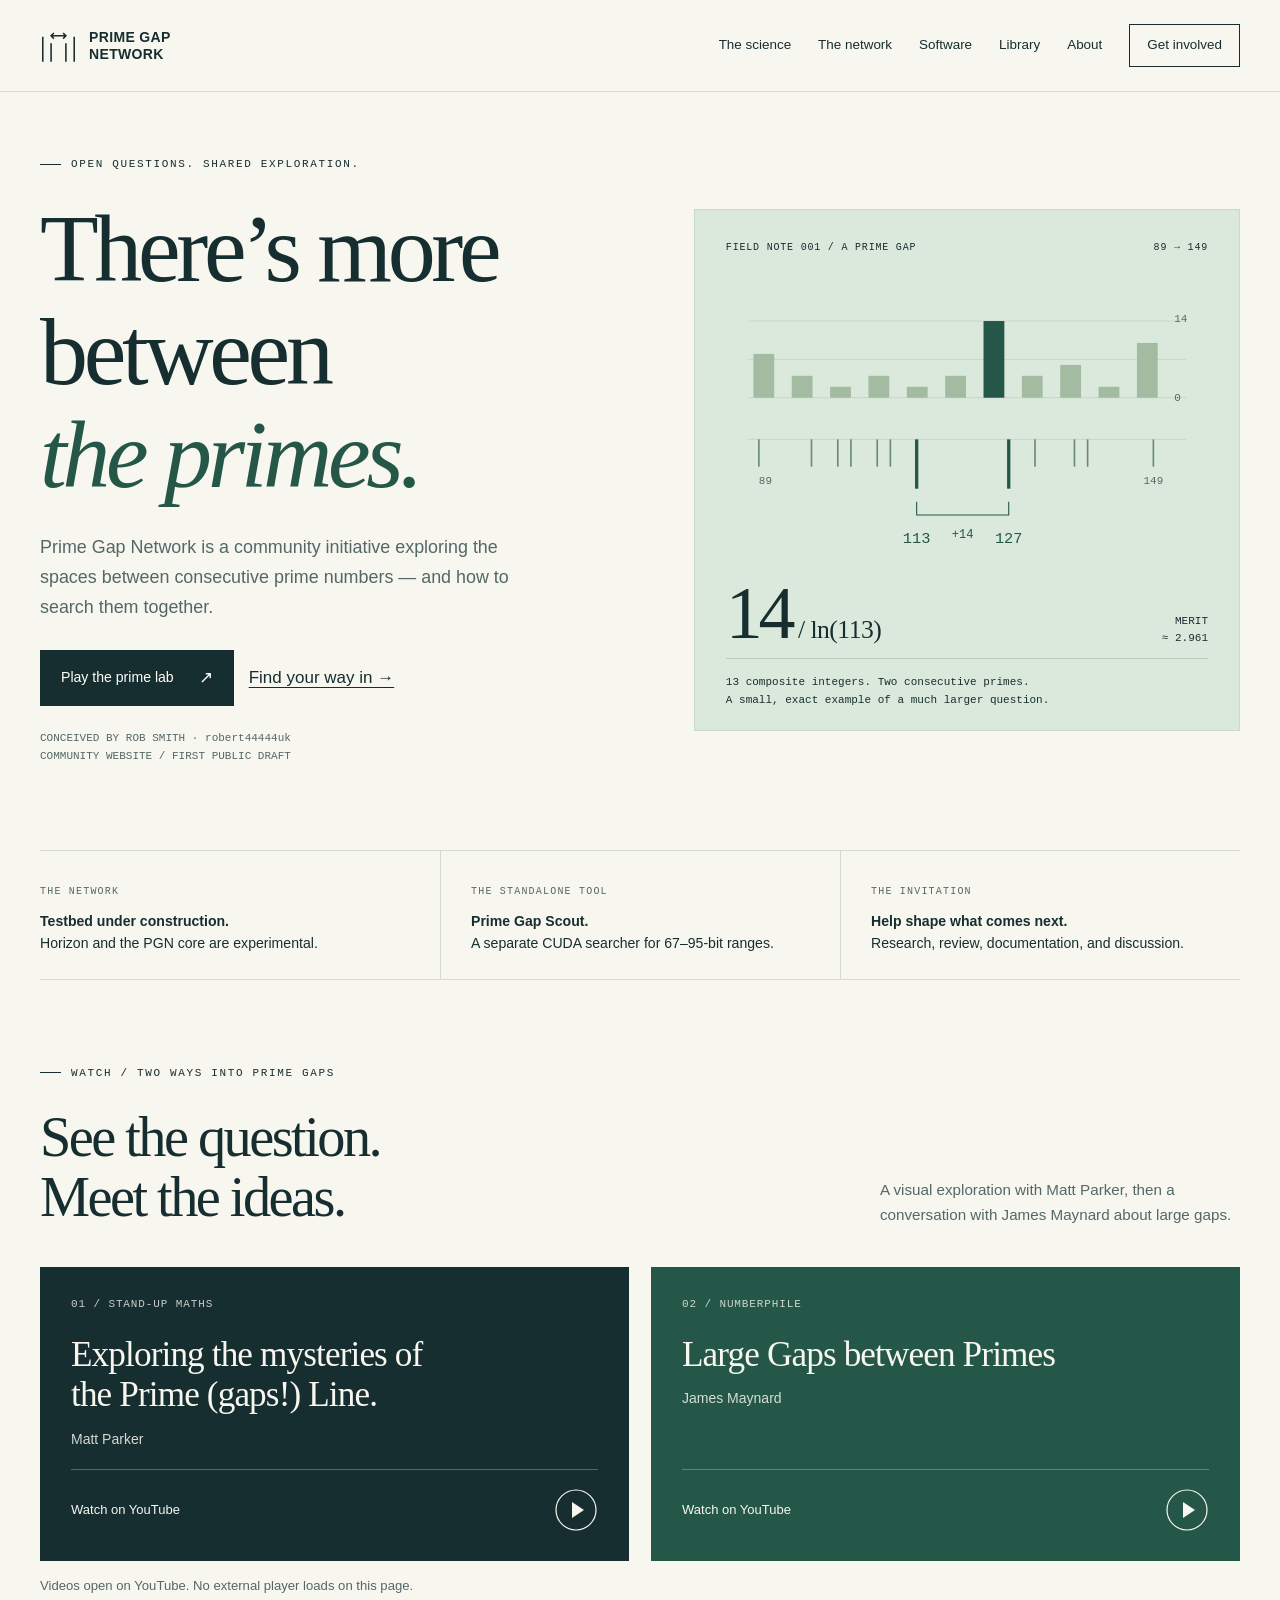
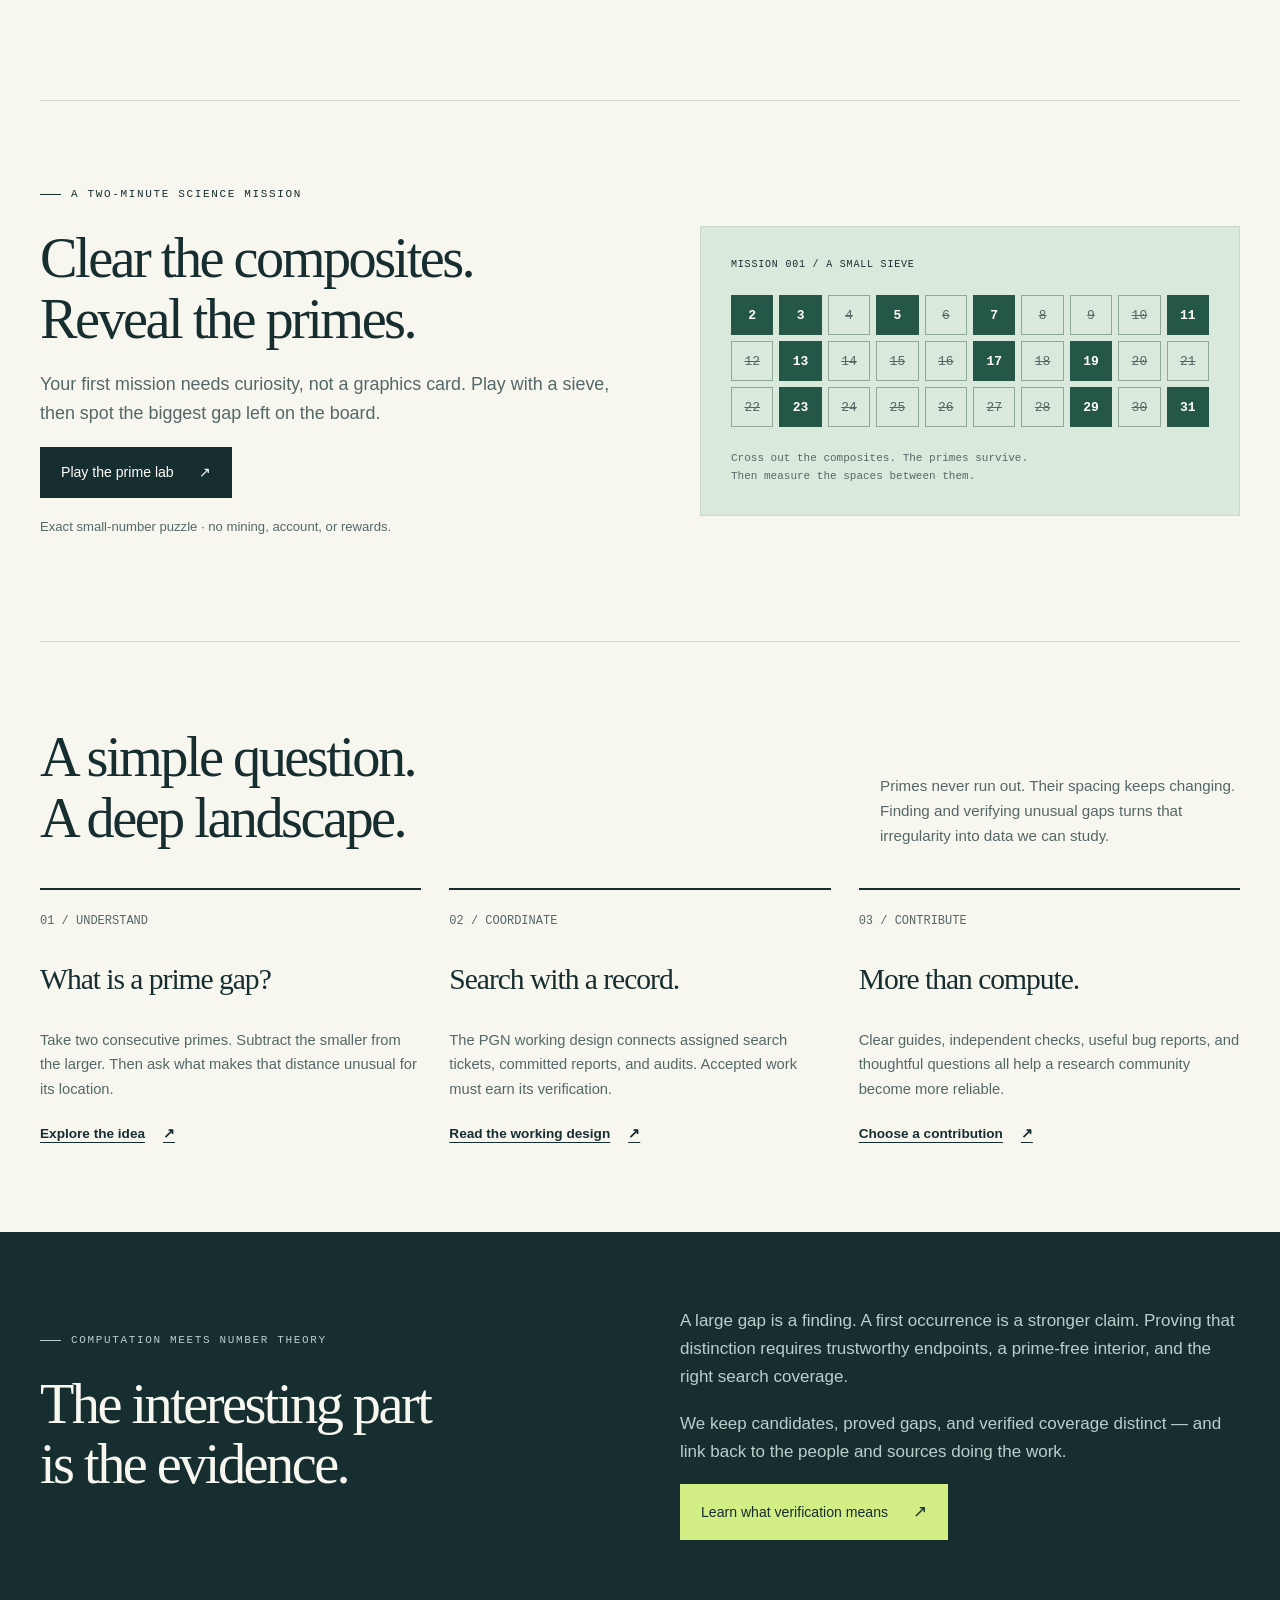
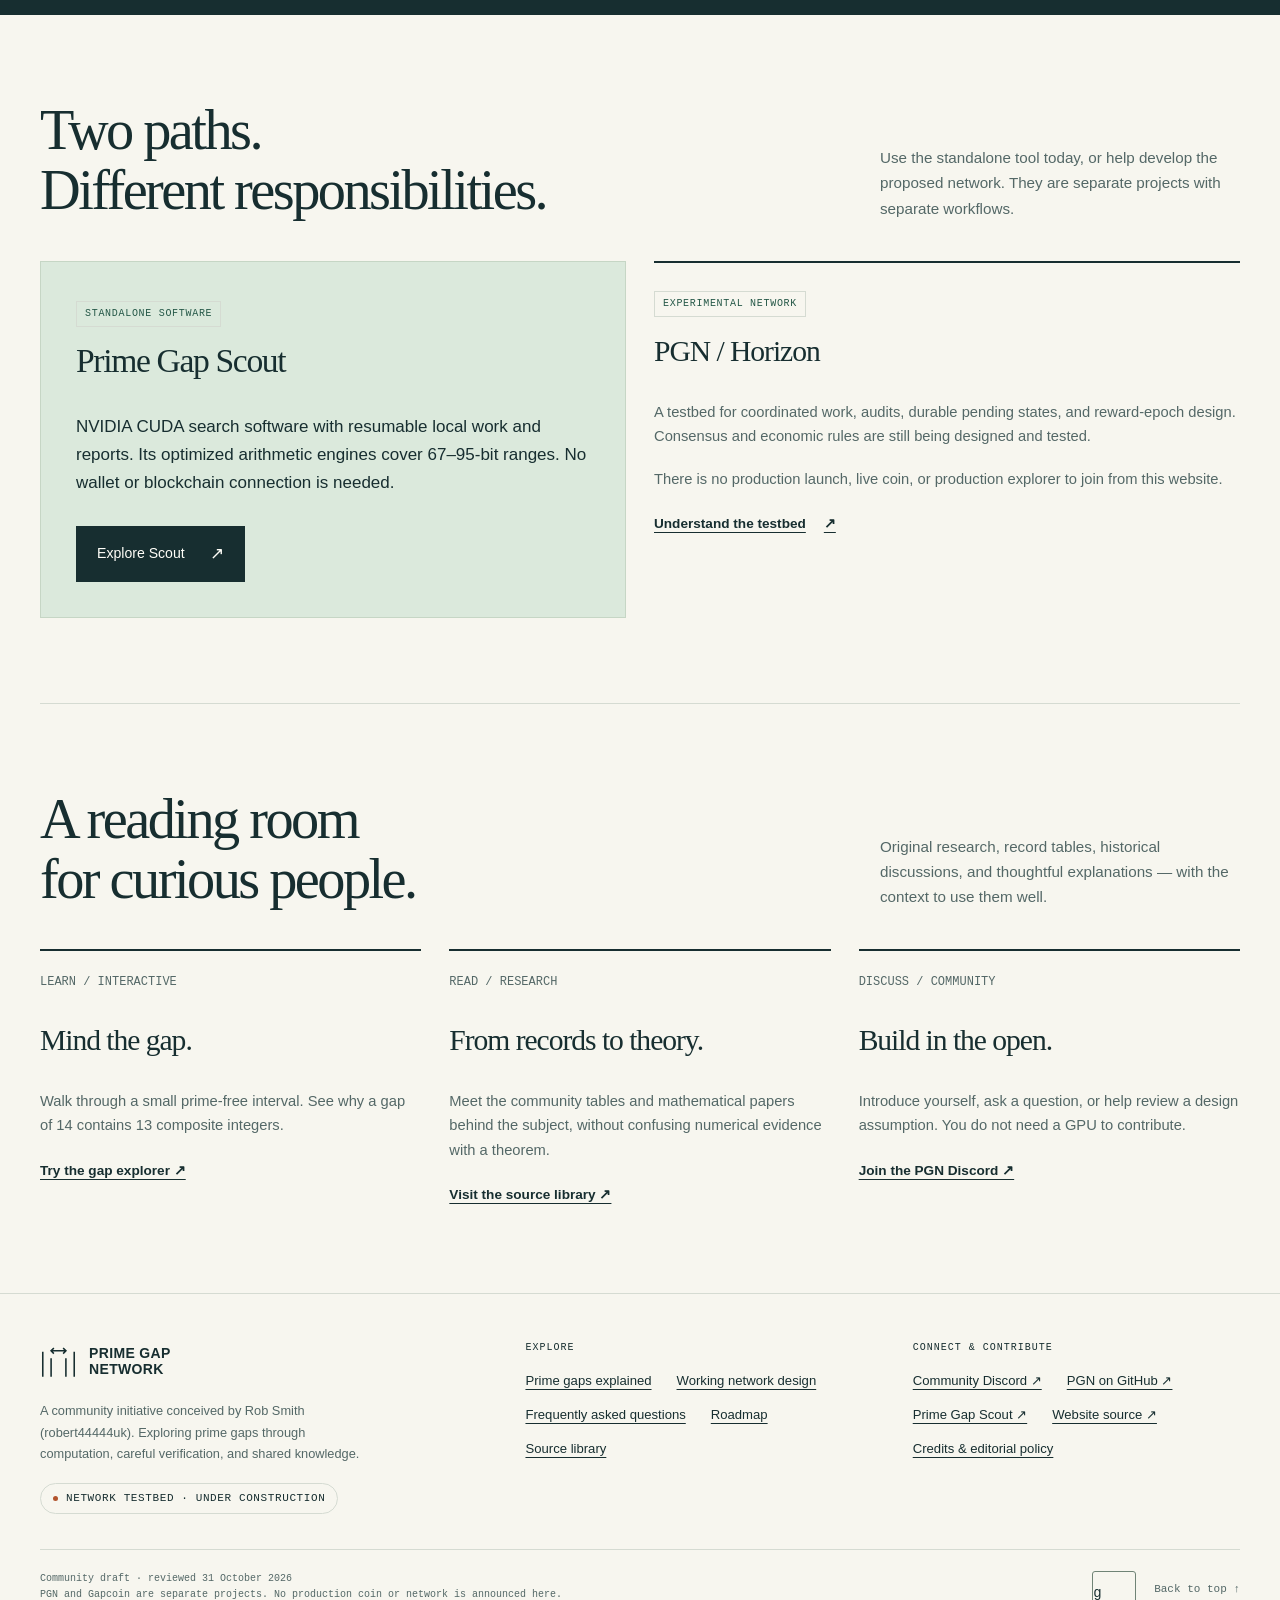
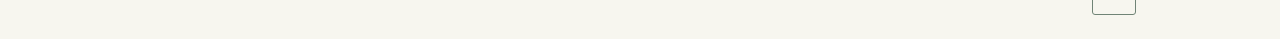
<file: index.html>
<!doctype html>
<html lang="en"><head><meta charset="utf-8"><meta name="viewport" content="width=device-width,initial-scale=1"><meta name="theme-color" content="#172e30"><title>Explore the space between primes · Prime Gap Network</title><meta name="description" content="A community guide to Prime Gap Network, prime-gap research, standalone Scout software, and the experimental PGN network."><link rel="canonical" href="https://wizz13150.github.io/prime-gap-network.github.io/"><meta property="og:type" content="website"><meta property="og:title" content="Explore the space between primes · Prime Gap Network"><meta property="og:description" content="A community guide to Prime Gap Network, prime-gap research, standalone Scout software, and the experimental PGN network."><meta property="og:url" content="https://wizz13150.github.io/prime-gap-network.github.io/"><link rel="icon" href="assets/favicon.ico" type="image/x-icon"><link rel="icon" href="assets/favicon.svg" type="image/svg+xml" sizes="any"><link rel="stylesheet" href="assets/style.css"><script src="assets/site.js" defer></script></head><body id="top"><a class="skip" href="#main">Skip to content</a><header class="header"><div class="nav-shell wrap"><a class="brand" href="./" aria-label="Prime Gap Network home"><svg aria-hidden="true" viewBox="0 0 40 40" fill="none" stroke="currentColor" stroke-width="1.7"><path d="M3 10v27M12 17v20M28 17v20M37 10v27M12 9h16M15 6l-3 3 3 3M25 6l3 3-3 3"/></svg><span>PRIME GAP<br>NETWORK</span></a><button class="menu" type="button" aria-controls="navigation" aria-expanded="false">Menu</button><nav class="nav" id="navigation" aria-label="Main navigation"><a href="learn.html">The science</a><a href="network.html">The network</a><a href="software.html">Software</a><a href="resources.html">Library</a><a href="about.html">About</a><a href="participate.html" class="nav-join">Get involved</a></nav></div></header><main id="main" tabindex="-1"><div class="wrap"><section class="hero"><div><p class="eyebrow">Open questions. Shared exploration.</p><h1>There’s more<br>between<br><em>the primes.</em></h1><p class="lead">Prime Gap Network is a community initiative exploring the spaces between consecutive prime numbers — and how to search them together.</p><div class="actions"><a class="button" href="learn.html#sieve-lab">Play the prime lab <span class="arrow" aria-hidden="true">↗</span></a><a href="participate.html">Find your way in →</a></div><p class="hero-note">CONCEIVED BY ROB SMITH · robert44444uk<br>COMMUNITY WEBSITE / FIRST PUBLIC DRAFT</p></div><figure class="figure"><div class="figure-head"><span>Field note 001 / a prime gap</span><span>89 → 149</span></div><svg viewBox="0 0 440 270" role="img" aria-labelledby="chart-title chart-desc"><title id="chart-title">The gap from 113 to 127</title><desc id="chart-desc">Actual gap lengths for consecutive primes from 89 to 149. The highlighted gap between 113 and 127 has length fourteen.</desc><g stroke="#becfba" stroke-width=".6"><path d="M20 42h400M20 77h400M20 112h400M20 150h400"/></g><rect x="25" y="72" width="19" height="40" fill="#a3bba0"/><rect x="60" y="92" width="19" height="20" fill="#a3bba0"/><rect x="95" y="102" width="19" height="10" fill="#a3bba0"/><rect x="130" y="92" width="19" height="20" fill="#a3bba0"/><rect x="165" y="102" width="19" height="10" fill="#a3bba0"/><rect x="200" y="92" width="19" height="20" fill="#a3bba0"/><rect x="235" y="42" width="19" height="70" fill="#245747"/><rect x="270" y="92" width="19" height="20" fill="#a3bba0"/><rect x="305" y="82" width="19" height="30" fill="#a3bba0"/><rect x="340" y="102" width="19" height="10" fill="#a3bba0"/><rect x="375" y="62" width="19" height="50" fill="#a3bba0"/><text x="409" y="43" fill="#546867" font-size="10" font-family="monospace">14</text><text x="409" y="115" fill="#546867" font-size="10" font-family="monospace">0</text><path d="M30 150v25" stroke="#6b8977" stroke-width="1.5"/><path d="M78 150v25" stroke="#6b8977" stroke-width="1.5"/><path d="M102 150v25" stroke="#6b8977" stroke-width="1.5"/><path d="M114 150v25" stroke="#6b8977" stroke-width="1.5"/><path d="M138 150v25" stroke="#6b8977" stroke-width="1.5"/><path d="M150 150v25" stroke="#6b8977" stroke-width="1.5"/><path d="M174 150v45" stroke="#245747" stroke-width="3"/><path d="M258 150v45" stroke="#245747" stroke-width="3"/><path d="M282 150v25" stroke="#6b8977" stroke-width="1.5"/><path d="M318 150v25" stroke="#6b8977" stroke-width="1.5"/><path d="M330 150v25" stroke="#6b8977" stroke-width="1.5"/><path d="M390 150v25" stroke="#6b8977" stroke-width="1.5"/><path d="M174 207v12h84v-12" stroke="#245747" fill="none"/><text x="174" y="245" fill="#245747" font-size="14" font-family="monospace" text-anchor="middle">113</text><text x="258" y="245" fill="#245747" font-size="14" font-family="monospace" text-anchor="middle">127</text><text x="30" y="191" fill="#546867" font-size="10" font-family="monospace">89</text><text x="390" y="191" fill="#546867" font-size="10" font-family="monospace" text-anchor="middle">149</text><text x="216" y="240" fill="#245747" font-size="11" font-family="monospace" text-anchor="middle">+14</text></svg><div class="figure-stat"><span class="figure-number">14<span class="figure-denominator"> / ln(113)</span></span><p>MERIT<br>≈ 2.961</p></div><figcaption>13 composite integers. Two consecutive primes.<br>A small, exact example of a much larger question.</figcaption></figure></section><div class="status-strip"><div class="status-item"><span class="status-label">The network</span><p><strong>Testbed under construction.</strong><br>Horizon and the PGN core are experimental.</p></div><div class="status-item"><span class="status-label">The standalone tool</span><p><strong>Prime Gap Scout.</strong><br>A separate CUDA searcher for 67–95-bit ranges.</p></div><div class="status-item"><span class="status-label">The invitation</span><p><strong>Help shape what comes next.</strong><br>Research, review, documentation, and discussion.</p></div></div><section class="section featured-videos" id="watch"><div class="section-top"><div><p class="eyebrow">Watch / two ways into prime gaps</p><h2>See the question.<br>Meet the ideas.</h2></div><p class="lead">A visual exploration with Matt Parker, then a conversation with James Maynard about large gaps.</p></div><div class="video-features"><a class="video-feature" href="https://www.youtube.com/watch?v=SMsTXQYgbiQ"><span class="video-feature-channel">01 / Stand-up Maths</span><h3>Exploring the mysteries of the Prime (gaps!) Line.</h3><p>Matt Parker</p><span class="video-feature-action">Watch on YouTube <svg aria-hidden="true" viewBox="0 0 44 44"><circle cx="22" cy="22" r="20"/><path d="m18 14 12 8-12 8z"/></svg></span></a><a class="video-feature" href="https://www.youtube.com/watch?v=BH1GMGDYndo"><span class="video-feature-channel">02 / Numberphile</span><h3>Large Gaps between Primes</h3><p>James Maynard</p><span class="video-feature-action">Watch on YouTube <svg aria-hidden="true" viewBox="0 0 44 44"><circle cx="22" cy="22" r="20"/><path d="m18 14 12 8-12 8z"/></svg></span></a></div><p class="small muted video-feature-note">Videos open on YouTube. No external player loads on this page.</p></section><section class="section lab-preview" id="first-mission"><div><p class="eyebrow">A two-minute science mission</p><h2>Clear the composites.<br>Reveal the primes.</h2><p class="lead">Your first mission needs curiosity, not a graphics card. Play with a sieve, then spot the biggest gap left on the board.</p><a class="button" href="learn.html#sieve-lab">Play the prime lab <span aria-hidden="true">↗</span></a><p class="small muted mission-caption">Exact small-number puzzle · no mining, account, or rewards.</p></div><figure class="map-preview"><div class="figure-head">MISSION 001 / A SMALL SIEVE</div><div class="map-grid"><span class="map-cell map-prime" aria-label="2, prime">2</span><span class="map-cell map-prime" aria-label="3, prime">3</span><span class="map-cell map-composite" aria-label="4, composite">4</span><span class="map-cell map-prime" aria-label="5, prime">5</span><span class="map-cell map-composite" aria-label="6, composite">6</span><span class="map-cell map-prime" aria-label="7, prime">7</span><span class="map-cell map-composite" aria-label="8, composite">8</span><span class="map-cell map-composite" aria-label="9, composite">9</span><span class="map-cell map-composite" aria-label="10, composite">10</span><span class="map-cell map-prime" aria-label="11, prime">11</span><span class="map-cell map-composite" aria-label="12, composite">12</span><span class="map-cell map-prime" aria-label="13, prime">13</span><span class="map-cell map-composite" aria-label="14, composite">14</span><span class="map-cell map-composite" aria-label="15, composite">15</span><span class="map-cell map-composite" aria-label="16, composite">16</span><span class="map-cell map-prime" aria-label="17, prime">17</span><span class="map-cell map-composite" aria-label="18, composite">18</span><span class="map-cell map-prime" aria-label="19, prime">19</span><span class="map-cell map-composite" aria-label="20, composite">20</span><span class="map-cell map-composite" aria-label="21, composite">21</span><span class="map-cell map-composite" aria-label="22, composite">22</span><span class="map-cell map-prime" aria-label="23, prime">23</span><span class="map-cell map-composite" aria-label="24, composite">24</span><span class="map-cell map-composite" aria-label="25, composite">25</span><span class="map-cell map-composite" aria-label="26, composite">26</span><span class="map-cell map-composite" aria-label="27, composite">27</span><span class="map-cell map-composite" aria-label="28, composite">28</span><span class="map-cell map-prime" aria-label="29, prime">29</span><span class="map-cell map-composite" aria-label="30, composite">30</span><span class="map-cell map-prime" aria-label="31, prime">31</span></div><figcaption>Cross out the composites. The primes survive.<br>Then measure the spaces between them.</figcaption></figure></section><section class="section"><div class="section-top"><h2>A simple question.<br>A deep landscape.</h2><p>Primes never run out. Their spacing keeps changing. Finding and verifying unusual gaps turns that irregularity into data we can study.</p></div><div class="grid3"><article class="story"><span class="num">01 / UNDERSTAND</span><h3>What is a prime gap?</h3><p>Take two consecutive primes. Subtract the smaller from the larger. Then ask what makes that distance unusual for its location.</p><a class="text-link" href="learn.html">Explore the idea <span aria-hidden="true">↗</span></a></article><article class="story"><span class="num">02 / COORDINATE</span><h3>Search with a record.</h3><p>The PGN working design connects assigned search tickets, committed reports, and audits. Accepted work must earn its verification.</p><a class="text-link" href="network.html">Read the working design <span aria-hidden="true">↗</span></a></article><article class="story"><span class="num">03 / CONTRIBUTE</span><h3>More than compute.</h3><p>Clear guides, independent checks, useful bug reports, and thoughtful questions all help a research community become more reliable.</p><a class="text-link" href="participate.html">Choose a contribution <span aria-hidden="true">↗</span></a></article></div></section></div><section class="dark"><div class="wrap split"><div><p class="eyebrow">Computation meets number theory</p><h2>The interesting part<br>is the evidence.</h2></div><div><p>A large gap is a finding. A first occurrence is a stronger claim. Proving that distinction requires trustworthy endpoints, a prime-free interior, and the right search coverage.</p><p>We keep candidates, proved gaps, and verified coverage distinct — and link back to the people and sources doing the work.</p><a class="button" href="learn.html#evidence">Learn what verification means <span class="arrow" aria-hidden="true">↗</span></a></div></div></section><div class="wrap"><section class="section"><div class="section-top"><h2>Two paths.<br>Different responsibilities.</h2><p>Use the standalone tool today, or help develop the proposed network. They are separate projects with separate workflows.</p></div><div class="grid2"><article class="software-panel"><span class="tag">Standalone software</span><h3>Prime Gap Scout</h3><p>NVIDIA CUDA search software with resumable local work and reports. Its optimized arithmetic engines cover 67–95-bit ranges. No wallet or blockchain connection is needed.</p><a class="button" href="software.html#scout">Explore Scout <span class="arrow" aria-hidden="true">↗</span></a></article><article class="story"><span class="tag">Experimental network</span><h3>PGN / Horizon</h3><p>A testbed for coordinated work, audits, durable pending states, and reward-epoch design. Consensus and economic rules are still being designed and tested.</p><p>There is no production launch, live coin, or production explorer to join from this website.</p><a class="text-link" href="network.html">Understand the testbed <span aria-hidden="true">↗</span></a></article></div></section><section class="section"><div class="section-top"><h2>A reading room<br>for curious people.</h2><p>Original research, record tables, historical discussions, and thoughtful explanations — with the context to use them well.</p></div><div class="grid3"><article class="story"><span class="num">LEARN / INTERACTIVE</span><h3>Mind the gap.</h3><p>Walk through a small prime-free interval. See why a gap of 14 contains 13 composite integers.</p><a class="text-link" href="learn.html#explorer">Try the gap explorer ↗</a></article><article class="story"><span class="num">READ / RESEARCH</span><h3>From records to theory.</h3><p>Meet the community tables and mathematical papers behind the subject, without confusing numerical evidence with a theorem.</p><a class="text-link" href="resources.html">Visit the source library ↗</a></article><article class="story"><span class="num">DISCUSS / COMMUNITY</span><h3>Build in the open.</h3><p>Introduce yourself, ask a question, or help review a design assumption. You do not need a GPU to contribute.</p><a class="text-link" href="https://discord.gg/qZ2DerDMXQ">Join the PGN Discord ↗</a></article></div></section></div></main><footer class="footer"><div class="wrap"><div class="footer-grid"><div><a class="brand" href="./" aria-label="Prime Gap Network home"><svg aria-hidden="true" viewBox="0 0 40 40" fill="none" stroke="currentColor" stroke-width="1.7"><path d="M3 10v27M12 17v20M28 17v20M37 10v27M12 9h16M15 6l-3 3 3 3M25 6l3 3-3 3"/></svg><span>PRIME GAP<br>NETWORK</span></a><p>A community initiative conceived by Rob Smith (robert44444uk). Exploring prime gaps through computation, careful verification, and shared knowledge.</p><span class="pill">Network testbed · under construction</span></div><div><div class="footer-title">Explore</div><div class="footer-links"><a href="learn.html">Prime gaps explained</a><a href="network.html">Working network design</a><a href="participate.html#faq">Frequently asked questions</a><a href="about.html#roadmap">Roadmap</a><a href="resources.html">Source library</a></div></div><div><div class="footer-title">Connect & contribute</div><div class="footer-links"><a href="https://discord.gg/qZ2DerDMXQ">Community Discord ↗</a><a href="https://github.com/wizz13150/prime-gap-network">PGN on GitHub ↗</a><a href="https://github.com/wizz13150/prime-gap-scout">Prime Gap Scout ↗</a><a href="https://github.com/wizz13150/prime-gap-network.github.io">Website source ↗</a><a href="about.html#credits">Credits & editorial policy</a></div></div></div><div class="footer-bottom"><span>Community draft · reviewed 31 October 2026<br>PGN and Gapcoin are separate projects. No production coin or network is announced here.</span><div class="footer-actions"><details class="literary-egg" id="literary-detour"><summary title="A short literary note"><span aria-hidden="true">g</span><span class="sr-only">A short literary note</span></summary><div class="egg-note"><svg class="egg-vignette" viewBox="0 0 240 68" aria-hidden="true" fill="none" stroke="currentColor" stroke-width="1.5"><path d="m136 31 27-12 27 12v25l-27 11-27-11zM136 31l27 12 27-12M163 43v24M176 17l5-6 7 1 4-4M188 12l2 7M39 16h34v36H39zM91 15v8M87 19h8M213 35v8M209 39h8"/><text x="56" y="41" fill="currentColor" stroke="none" font-family="Georgia,serif" font-size="25" text-anchor="middle">g</text></svg><p class="egg-kicker">One small key. A very long wait.</p><p>R. A. Lafferty’s <cite>Been A Long, Long Time</cite> turns random typing into a cosmic waiting game, with an unforgiving final check.</p><p>A fictional wink at patience and verification, separate from PGN’s mathematical evidence.</p><p class="egg-note-status">A short literary note. The complete story is not included on this page.</p><a class="visual-study-link" href="interlude.html">Open the technical visual study →</a><span class="egg-attribution">Fiction by R. A. Lafferty</span></div></details><a class="back-top" href="#top">Back to top ↑</a></div></div></div></footer></body></html>
</file>
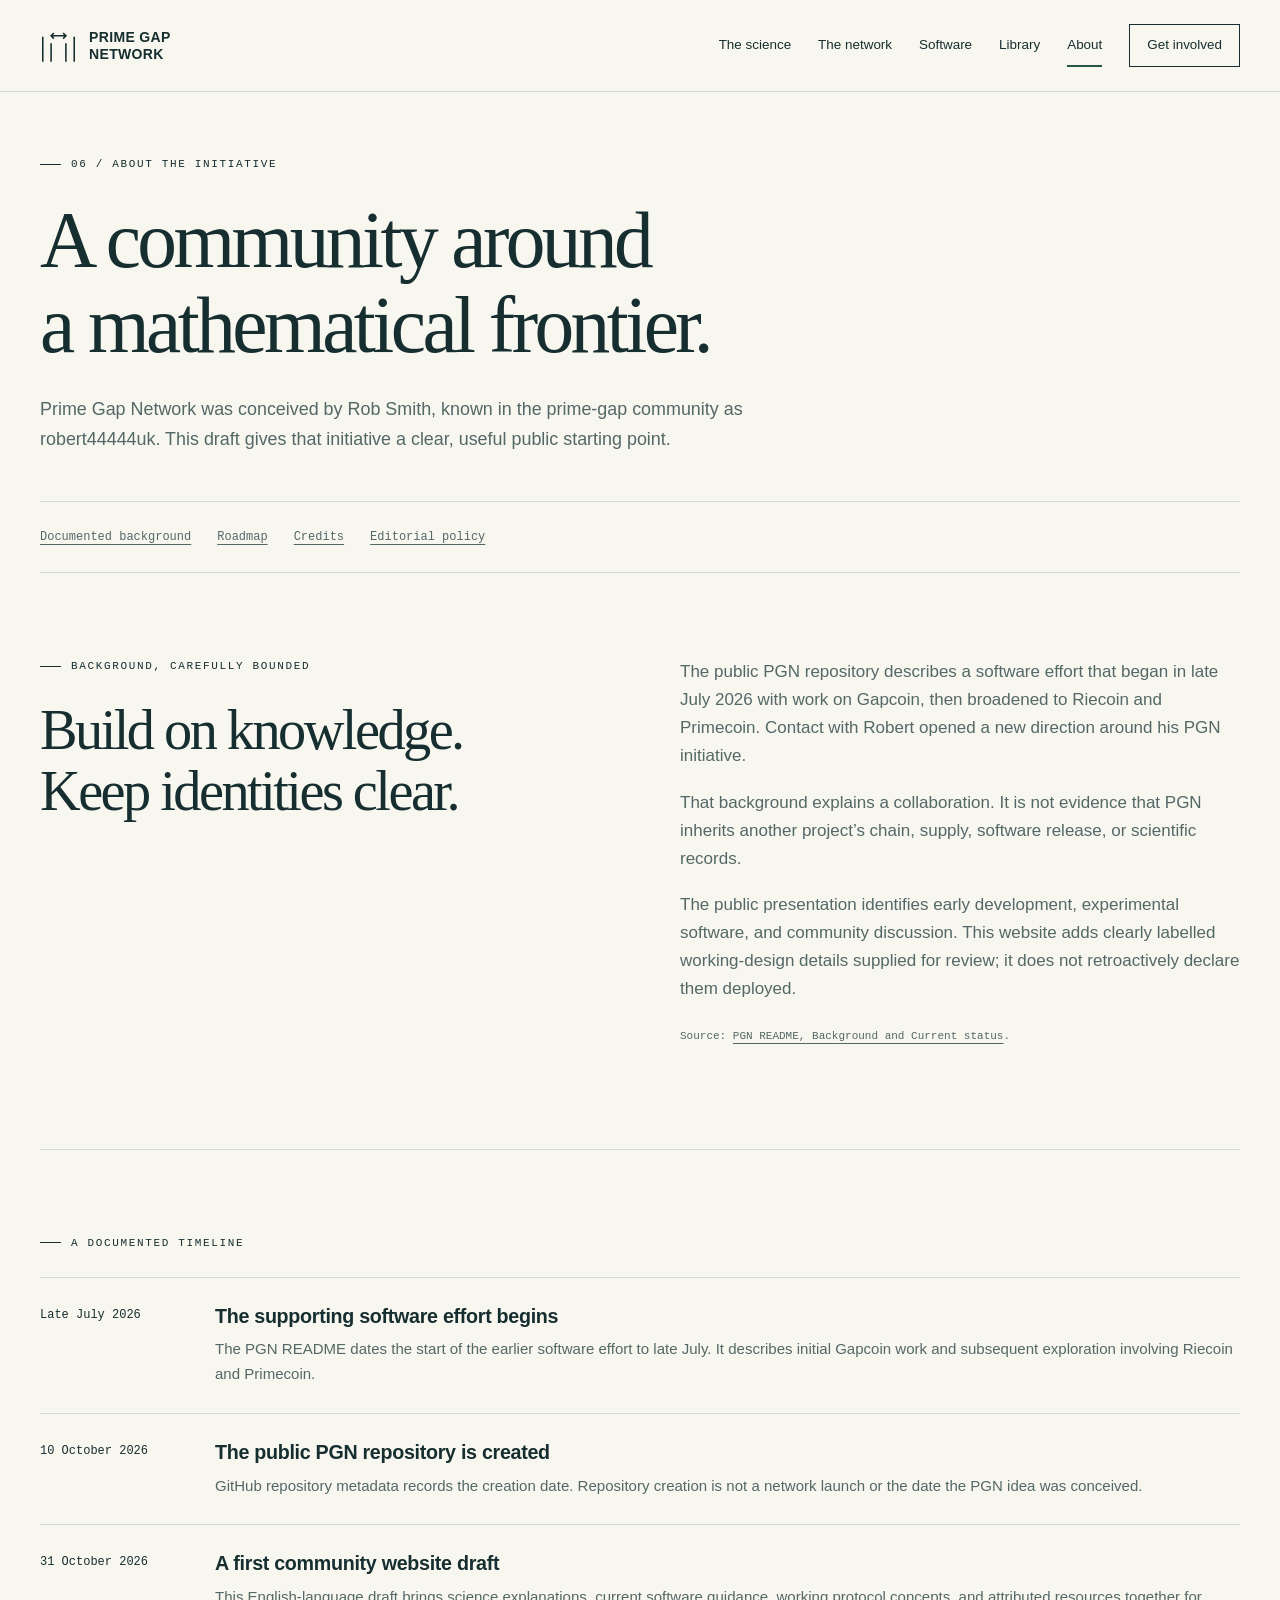
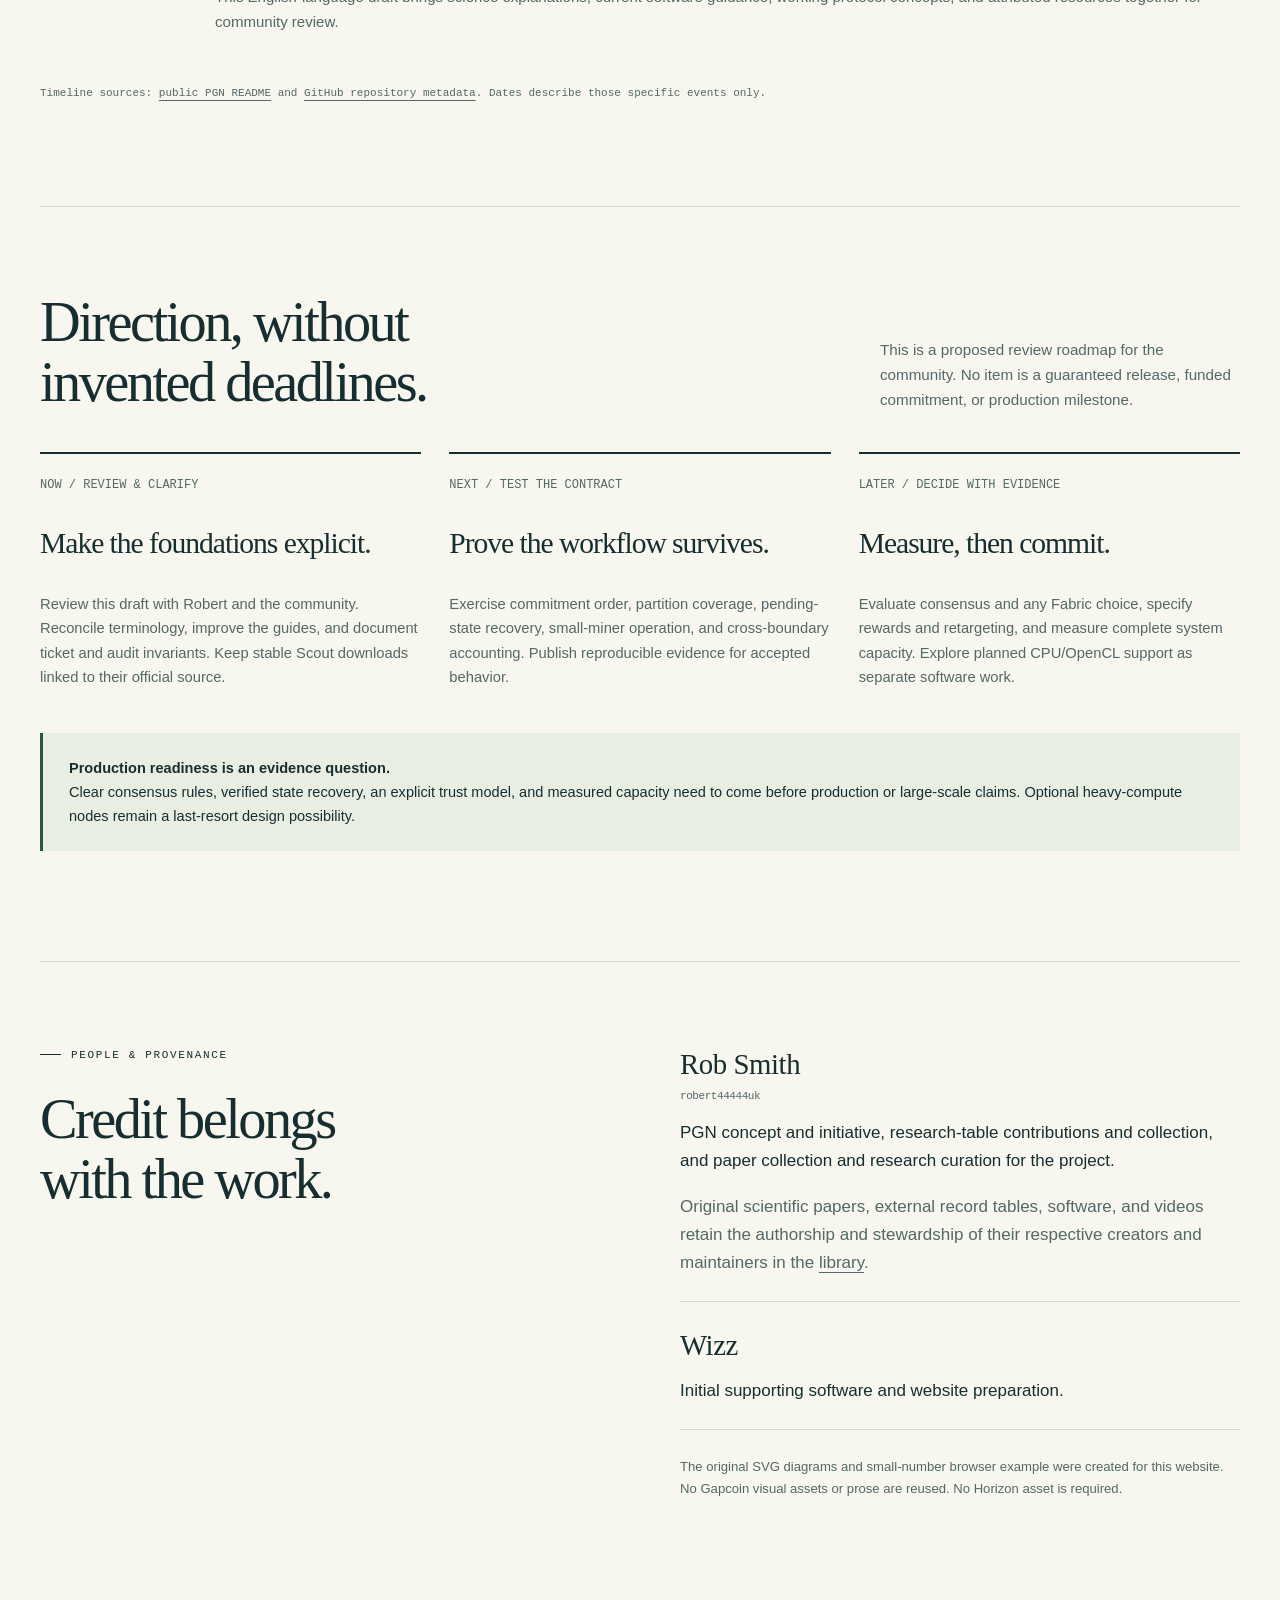
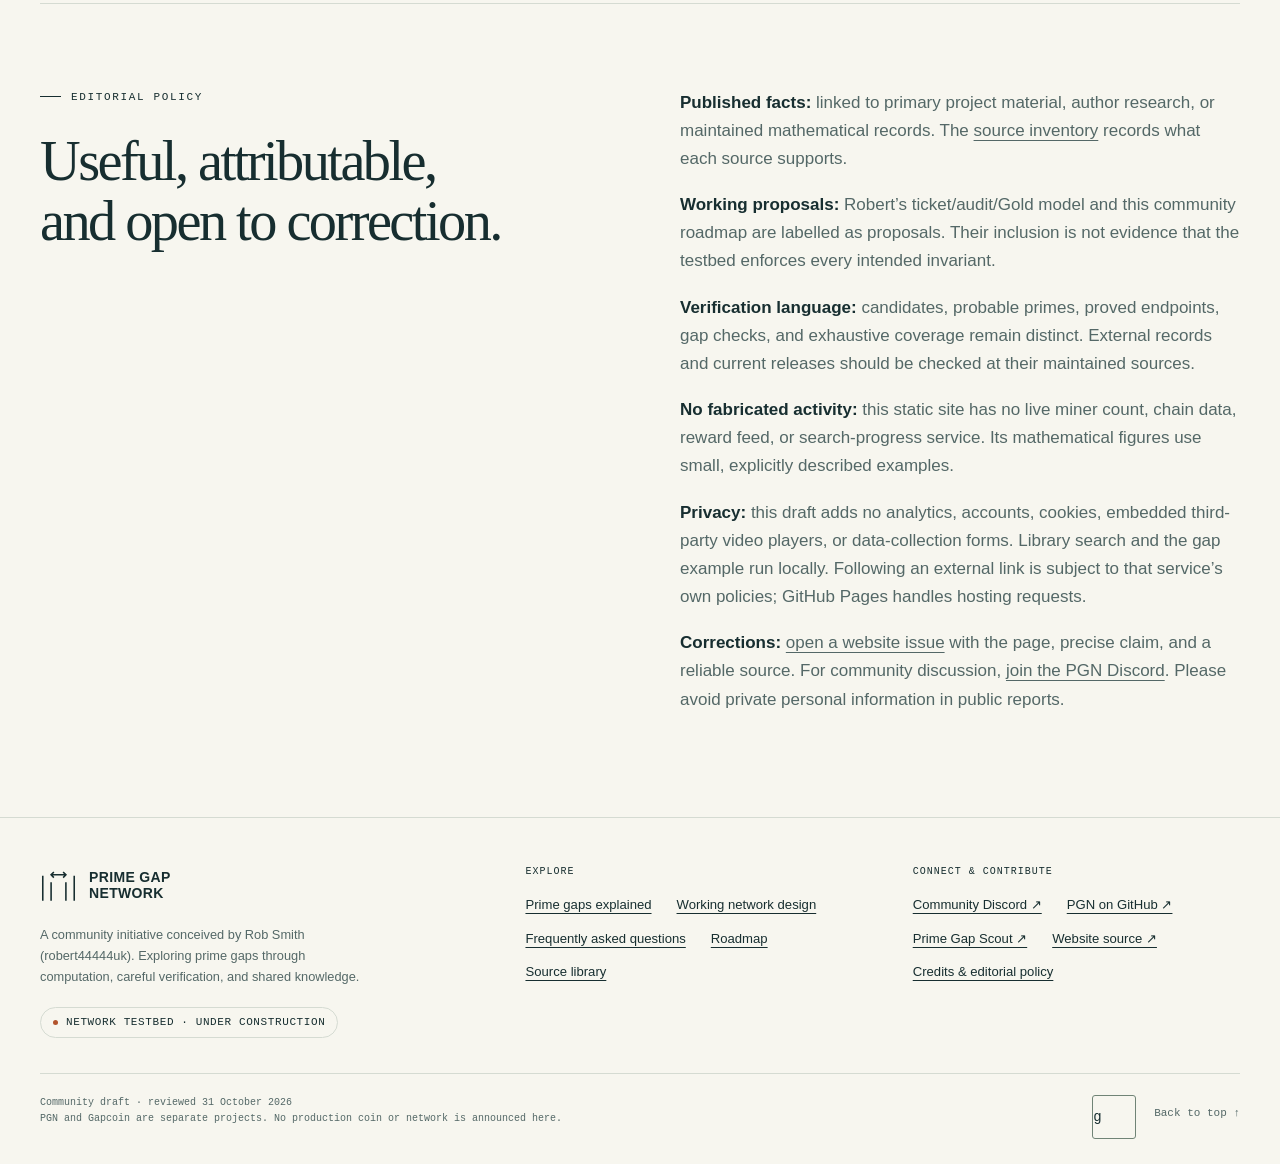
<file: about.html>
<!doctype html>
<html lang="en"><head><meta charset="utf-8"><meta name="viewport" content="width=device-width,initial-scale=1"><meta name="theme-color" content="#172e30"><title>About PGN, credits and roadmap · Prime Gap Network</title><meta name="description" content="Rob Smith’s Prime Gap Network initiative, documented background, proposed roadmap, credits, and the website’s editorial policy."><link rel="canonical" href="https://wizz13150.github.io/prime-gap-network.github.io/about.html"><meta property="og:type" content="website"><meta property="og:title" content="About PGN, credits and roadmap · Prime Gap Network"><meta property="og:description" content="Rob Smith’s Prime Gap Network initiative, documented background, proposed roadmap, credits, and the website’s editorial policy."><meta property="og:url" content="https://wizz13150.github.io/prime-gap-network.github.io/about.html"><link rel="icon" href="assets/favicon.ico" type="image/x-icon"><link rel="icon" href="assets/favicon.svg" type="image/svg+xml" sizes="any"><link rel="stylesheet" href="assets/style.css"><script src="assets/site.js" defer></script></head><body id="top"><a class="skip" href="#main">Skip to content</a><header class="header"><div class="nav-shell wrap"><a class="brand" href="./" aria-label="Prime Gap Network home"><svg aria-hidden="true" viewBox="0 0 40 40" fill="none" stroke="currentColor" stroke-width="1.7"><path d="M3 10v27M12 17v20M28 17v20M37 10v27M12 9h16M15 6l-3 3 3 3M25 6l3 3-3 3"/></svg><span>PRIME GAP<br>NETWORK</span></a><button class="menu" type="button" aria-controls="navigation" aria-expanded="false">Menu</button><nav class="nav" id="navigation" aria-label="Main navigation"><a href="learn.html">The science</a><a href="network.html">The network</a><a href="software.html">Software</a><a href="resources.html">Library</a><a href="about.html" aria-current="page">About</a><a href="participate.html" class="nav-join">Get involved</a></nav></div></header><main id="main" tabindex="-1"><section class="page-head wrap"><p class="eyebrow">06 / About the initiative</p><h1>A community around<br>a mathematical frontier.</h1><p class="lead">Prime Gap Network was conceived by Rob Smith, known in the prime-gap community as robert44444uk. This draft gives that initiative a clear, useful public starting point.</p></section><nav class="contents wrap" aria-label="On this page"><a href="#story">Documented background</a><a href="#roadmap">Roadmap</a><a href="#credits">Credits</a><a href="#editorial">Editorial policy</a></nav><div class="wrap"><section class="section split" id="story"><div><p class="eyebrow">Background, carefully bounded</p><h2>Build on knowledge.<br>Keep identities clear.</h2></div><div class="prose"><p>The public PGN repository describes a software effort that began in late July 2026 with work on Gapcoin, then broadened to Riecoin and Primecoin. Contact with Robert opened a new direction around his PGN initiative.</p><p>That background explains a collaboration. It is not evidence that PGN inherits another project’s chain, supply, software release, or scientific records.</p><p>The public presentation identifies early development, experimental software, and community discussion. This website adds clearly labelled working-design details supplied for review; it does not retroactively declare them deployed.</p><p class="source">Source: <a href="https://github.com/wizz13150/prime-gap-network#background">PGN README, Background and Current status</a>.</p></div></section><section class="section"><p class="eyebrow">A documented timeline</p><ul class="timeline"><li><time>Late July 2026</time><div><h3>The supporting software effort begins</h3><p>The PGN README dates the start of the earlier software effort to late July. It describes initial Gapcoin work and subsequent exploration involving Riecoin and Primecoin.</p></div></li><li><time>10 October 2026</time><div><h3>The public PGN repository is created</h3><p>GitHub repository metadata records the creation date. Repository creation is not a network launch or the date the PGN idea was conceived.</p></div></li><li><time>31 October 2026</time><div><h3>A first community website draft</h3><p>This English-language draft brings science explanations, current software guidance, working protocol concepts, and attributed resources together for community review.</p></div></li></ul><p class="source">Timeline sources: <a href="https://github.com/wizz13150/prime-gap-network">public PGN README</a> and <a href="https://api.github.com/repos/wizz13150/prime-gap-network">GitHub repository metadata</a>. Dates describe those specific events only.</p></section><section class="section" id="roadmap"><div class="section-top"><h2>Direction, without<br>invented deadlines.</h2><p>This is a proposed review roadmap for the community. No item is a guaranteed release, funded commitment, or production milestone.</p></div><div class="grid3"><article class="story"><span class="num">NOW / REVIEW & CLARIFY</span><h3>Make the foundations explicit.</h3><p>Review this draft with Robert and the community. Reconcile terminology, improve the guides, and document ticket and audit invariants. Keep stable Scout downloads linked to their official source.</p></article><article class="story"><span class="num">NEXT / TEST THE CONTRACT</span><h3>Prove the workflow survives.</h3><p>Exercise commitment order, partition coverage, pending-state recovery, small-miner operation, and cross-boundary accounting. Publish reproducible evidence for accepted behavior.</p></article><article class="story"><span class="num">LATER / DECIDE WITH EVIDENCE</span><h3>Measure, then commit.</h3><p>Evaluate consensus and any Fabric choice, specify rewards and retargeting, and measure complete system capacity. Explore planned CPU/OpenCL support as separate software work.</p></article></div><div class="note"><strong>Production readiness is an evidence question.</strong><p>Clear consensus rules, verified state recovery, an explicit trust model, and measured capacity need to come before production or large-scale claims. Optional heavy-compute nodes remain a last-resort design possibility.</p></div></section><section class="section split" id="credits"><div><p class="eyebrow">People & provenance</p><h2>Credit belongs<br>with the work.</h2></div><div><article class="person-credit"><h3>Rob Smith <span>robert44444uk</span></h3><p>PGN concept and initiative, research-table contributions and collection, and paper collection and research curation for the project.</p><p class="muted">Original scientific papers, external record tables, software, and videos retain the authorship and stewardship of their respective creators and maintainers in the <a href="resources.html">library</a>.</p></article><article class="person-credit"><h3>Wizz</h3><p>Initial supporting software and website preparation.</p></article><p class="small muted">The original SVG diagrams and small-number browser example were created for this website. No Gapcoin visual assets or prose are reused. No Horizon asset is required.</p></div></section><section class="section split" id="editorial"><div><p class="eyebrow">Editorial policy</p><h2>Useful, attributable,<br>and open to correction.</h2></div><div class="prose"><p><strong>Published facts:</strong> linked to primary project material, author research, or maintained mathematical records. The <a href="sources.json">source inventory</a> records what each source supports.</p><p><strong>Working proposals:</strong> Robert’s ticket/audit/Gold model and this community roadmap are labelled as proposals. Their inclusion is not evidence that the testbed enforces every intended invariant.</p><p><strong>Verification language:</strong> candidates, probable primes, proved endpoints, gap checks, and exhaustive coverage remain distinct. External records and current releases should be checked at their maintained sources.</p><p><strong>No fabricated activity:</strong> this static site has no live miner count, chain data, reward feed, or search-progress service. Its mathematical figures use small, explicitly described examples.</p><p><strong>Privacy:</strong> this draft adds no analytics, accounts, cookies, embedded third-party video players, or data-collection forms. Library search and the gap example run locally. Following an external link is subject to that service’s own policies; GitHub Pages handles hosting requests.</p><p><strong>Corrections:</strong> <a href="https://github.com/wizz13150/prime-gap-network.github.io/issues">open a website issue</a> with the page, precise claim, and a reliable source. For community discussion, <a href="https://discord.gg/qZ2DerDMXQ">join the PGN Discord</a>. Please avoid private personal information in public reports.</p></div></section></div></main><footer class="footer"><div class="wrap"><div class="footer-grid"><div><a class="brand" href="./" aria-label="Prime Gap Network home"><svg aria-hidden="true" viewBox="0 0 40 40" fill="none" stroke="currentColor" stroke-width="1.7"><path d="M3 10v27M12 17v20M28 17v20M37 10v27M12 9h16M15 6l-3 3 3 3M25 6l3 3-3 3"/></svg><span>PRIME GAP<br>NETWORK</span></a><p>A community initiative conceived by Rob Smith (robert44444uk). Exploring prime gaps through computation, careful verification, and shared knowledge.</p><span class="pill">Network testbed · under construction</span></div><div><div class="footer-title">Explore</div><div class="footer-links"><a href="learn.html">Prime gaps explained</a><a href="network.html">Working network design</a><a href="participate.html#faq">Frequently asked questions</a><a href="about.html#roadmap">Roadmap</a><a href="resources.html">Source library</a></div></div><div><div class="footer-title">Connect & contribute</div><div class="footer-links"><a href="https://discord.gg/qZ2DerDMXQ">Community Discord ↗</a><a href="https://github.com/wizz13150/prime-gap-network">PGN on GitHub ↗</a><a href="https://github.com/wizz13150/prime-gap-scout">Prime Gap Scout ↗</a><a href="https://github.com/wizz13150/prime-gap-network.github.io">Website source ↗</a><a href="about.html#credits">Credits & editorial policy</a></div></div></div><div class="footer-bottom"><span>Community draft · reviewed 31 October 2026<br>PGN and Gapcoin are separate projects. No production coin or network is announced here.</span><div class="footer-actions"><details class="literary-egg" id="literary-detour"><summary title="A short literary note"><span aria-hidden="true">g</span><span class="sr-only">A short literary note</span></summary><div class="egg-note"><svg class="egg-vignette" viewBox="0 0 240 68" aria-hidden="true" fill="none" stroke="currentColor" stroke-width="1.5"><path d="m136 31 27-12 27 12v25l-27 11-27-11zM136 31l27 12 27-12M163 43v24M176 17l5-6 7 1 4-4M188 12l2 7M39 16h34v36H39zM91 15v8M87 19h8M213 35v8M209 39h8"/><text x="56" y="41" fill="currentColor" stroke="none" font-family="Georgia,serif" font-size="25" text-anchor="middle">g</text></svg><p class="egg-kicker">One small key. A very long wait.</p><p>R. A. Lafferty’s <cite>Been A Long, Long Time</cite> turns random typing into a cosmic waiting game, with an unforgiving final check.</p><p>A fictional wink at patience and verification, separate from PGN’s mathematical evidence.</p><p class="egg-note-status">A short literary note. The complete story is not included on this page.</p><a class="visual-study-link" href="interlude.html">Open the technical visual study →</a><span class="egg-attribution">Fiction by R. A. Lafferty</span></div></details><a class="back-top" href="#top">Back to top ↑</a></div></div></div></footer></body></html>
</file>
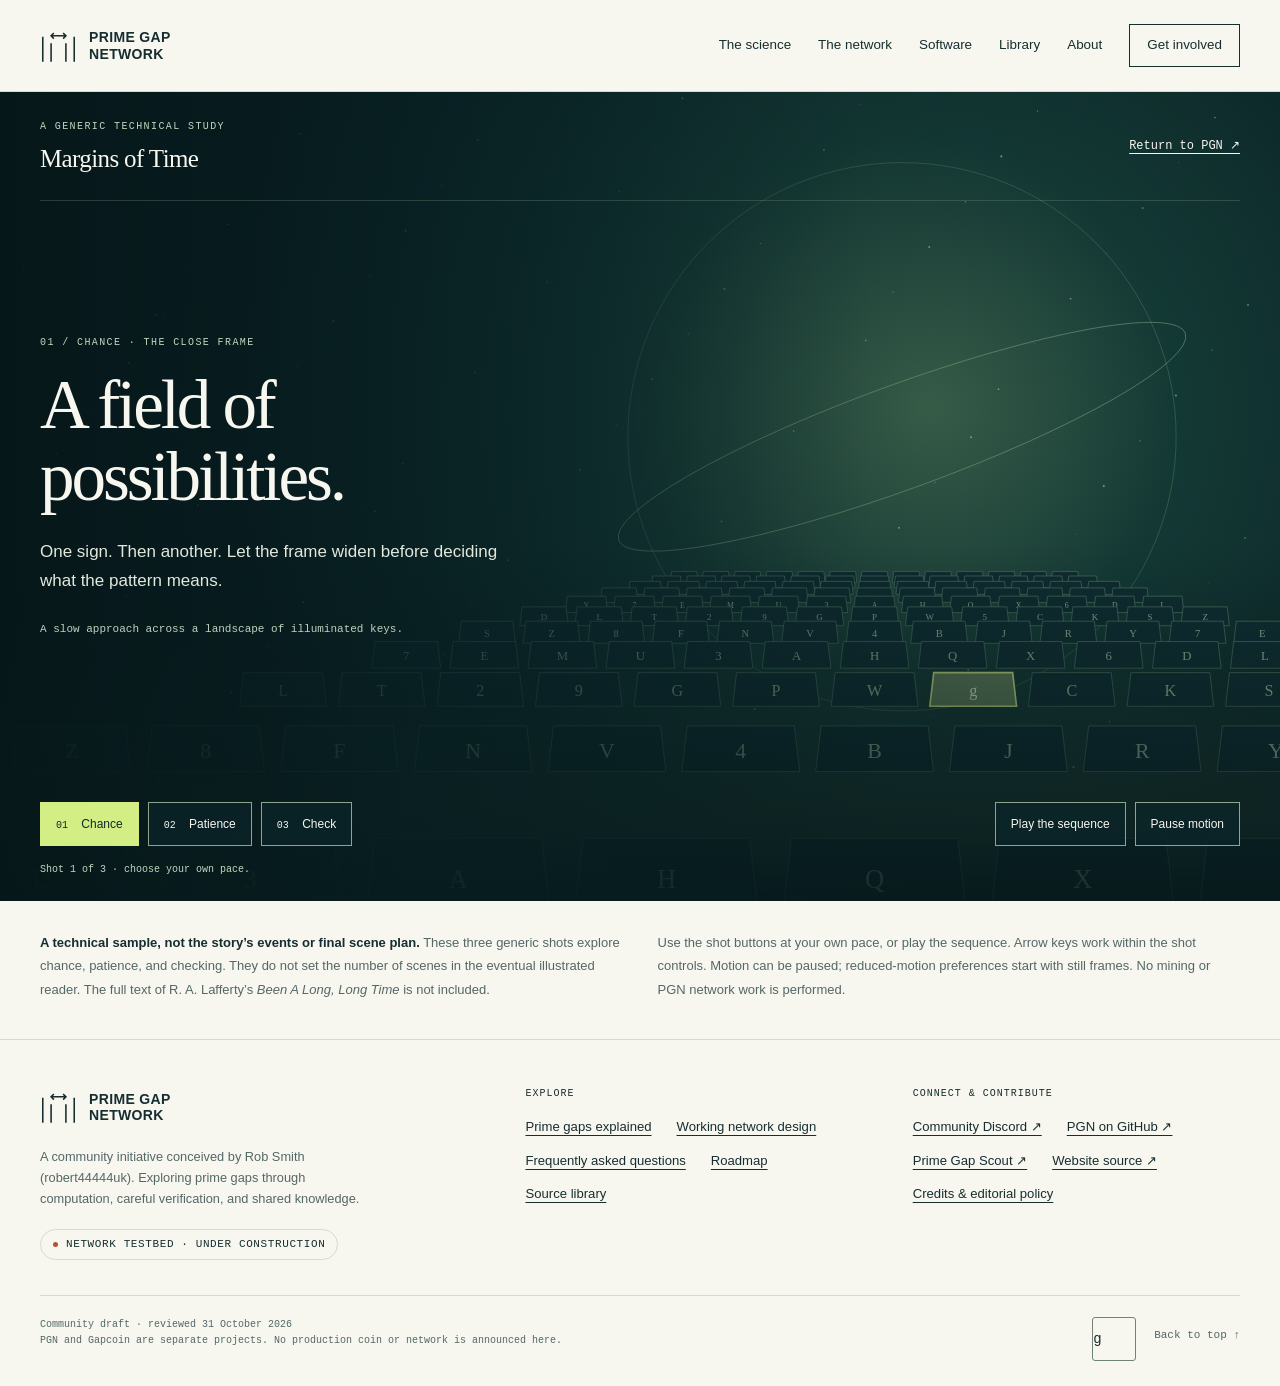
<file: interlude.html>
<!doctype html>
<html lang="en"><head><meta charset="utf-8"><meta name="viewport" content="width=device-width,initial-scale=1"><meta name="theme-color" content="#172e30"><title>Margins of Time · an original visual study · Prime Gap Network</title><meta name="description" content="A generic technical visual study of chance, patience, and checking. These sample shots are not the story’s events or its final scene plan."><link rel="canonical" href="https://wizz13150.github.io/prime-gap-network.github.io/interlude.html"><meta property="og:type" content="website"><meta property="og:title" content="Margins of Time · an original visual study · Prime Gap Network"><meta property="og:description" content="A generic technical visual study of chance, patience, and checking. These sample shots are not the story’s events or its final scene plan."><meta property="og:url" content="https://wizz13150.github.io/prime-gap-network.github.io/interlude.html"><link rel="icon" href="assets/favicon.ico" type="image/x-icon"><link rel="icon" href="assets/favicon.svg" type="image/svg+xml" sizes="any"><link rel="stylesheet" href="assets/style.css"><script src="assets/site.js" defer></script><meta name="robots" content="noindex"><link rel="stylesheet" href="assets/interlude.css"><script src="assets/interlude.js" defer></script></head><body id="top"><a class="skip" href="#main">Skip to content</a><header class="header"><div class="nav-shell wrap"><a class="brand" href="./" aria-label="Prime Gap Network home"><svg aria-hidden="true" viewBox="0 0 40 40" fill="none" stroke="currentColor" stroke-width="1.7"><path d="M3 10v27M12 17v20M28 17v20M37 10v27M12 9h16M15 6l-3 3 3 3M25 6l3 3-3 3"/></svg><span>PRIME GAP<br>NETWORK</span></a><button class="menu" type="button" aria-controls="navigation" aria-expanded="false">Menu</button><nav class="nav" id="navigation" aria-label="Main navigation"><a href="learn.html">The science</a><a href="network.html">The network</a><a href="software.html">Software</a><a href="resources.html">Library</a><a href="about.html">About</a><a href="participate.html" class="nav-join">Get involved</a></nav></div></header><main id="main" tabindex="-1"><section class="cinema-stage" id="visual-study" aria-labelledby="cinema-title"><svg class="cinema-poster" viewBox="0 0 1600 900" preserveAspectRatio="xMidYMid slice" aria-hidden="true"><defs><radialGradient id="poster-glow"><stop stop-color="#537c65" stop-opacity=".45"/><stop offset="1" stop-color="#091d20" stop-opacity="0"/></radialGradient></defs><rect width="1600" height="900" fill="#091d20"/><circle cx="1120" cy="370" r="490" fill="url(#poster-glow)"/><g fill="none" stroke="#95b493" stroke-width="1.4" opacity=".7"><ellipse cx="1110" cy="410" rx="270" ry="270"/><ellipse cx="1110" cy="410" rx="330" ry="55" transform="rotate(-26 1110 410)"/><path d="M880 190h210l-86 200 86 200H880l86-200zM880 190l210 400M1090 190 880 590"/><path d="M810 780h620M750 835h740M960 700l-80 200M1070 700v200M1180 700l80 200M1290 700l160 200"/></g></svg><canvas class="cinema-canvas" id="cinema-canvas" aria-hidden="true"></canvas><div class="cinema-shade" aria-hidden="true"></div><div class="cinema-top wrap"><div><p class="cinema-label">A generic technical study</p><h1 id="cinema-title">Margins of Time</h1></div><a href="./">Return to PGN <span aria-hidden="true">↗</span></a></div><div class="cinema-copy wrap"><article class="cinema-shot" data-shot="0"><p class="cinema-label">01 / Chance · the close frame</p><h2>A field of<br>possibilities.</h2><p>One sign. Then another. Let the frame widen before deciding what the pattern means.</p><p class="cinema-description">A slow approach across a landscape of illuminated keys.</p></article><article class="cinema-shot" data-shot="1"><p class="cinema-label">02 / Patience · the wide frame</p><h2>Make room<br>for time.</h2><p>The scene moves slowly. You choose when to leave it. Nothing here is a countdown.</p><p class="cinema-description">A suspended hourglass, an orbit, and a quiet stream of particles.</p></article><article class="cinema-shot" data-shot="2"><p class="cinema-label">03 / Checking · the detail</p><h2>Look closer.<br>Check the mark.</h2><p>A mark becomes a claim only after the check. Pause the rush and inspect what is actually there.</p><p class="cinema-description">The camera settles on two engraved signs, close enough to compare.</p><button type="button" id="compare-marks" class="cinema-button" disabled>Compare the marks</button></article></div><div class="cinema-bottom wrap"><div class="cinema-navigation" role="group" aria-label="Choose a shot"><button class="cinema-shot-button" type="button" data-shot-control="0" aria-pressed="true" disabled><span>01</span> Chance</button><button class="cinema-shot-button" type="button" data-shot-control="1" aria-pressed="false" disabled><span>02</span> Patience</button><button class="cinema-shot-button" type="button" data-shot-control="2" aria-pressed="false" disabled><span>03</span> Check</button></div><div class="cinema-playback" role="group" aria-label="Playback controls"><button class="cinema-button" type="button" id="play-sequence" disabled>Play the sequence</button><button class="cinema-button" type="button" id="pause-motion" disabled>Pause motion</button></div><p class="cinema-status" id="cinema-status" role="status">Shot 1 of 3 · choose your own pace.</p></div></section><section class="cinema-context wrap"><p><strong>A technical sample, not the story’s events or final scene plan.</strong> These three generic shots explore chance, patience, and checking. They do not set the number of scenes in the eventual illustrated reader. The full text of R. A. Lafferty’s <cite>Been A Long, Long Time</cite> is not included.</p><p>Use the shot buttons at your own pace, or play the sequence. Arrow keys work within the shot controls. Motion can be paused; reduced-motion preferences start with still frames. No mining or PGN network work is performed.</p><noscript><p>JavaScript is disabled. The static illustration and all three original captions are available; playback controls remain disabled.</p></noscript></section></main><footer class="footer"><div class="wrap"><div class="footer-grid"><div><a class="brand" href="./" aria-label="Prime Gap Network home"><svg aria-hidden="true" viewBox="0 0 40 40" fill="none" stroke="currentColor" stroke-width="1.7"><path d="M3 10v27M12 17v20M28 17v20M37 10v27M12 9h16M15 6l-3 3 3 3M25 6l3 3-3 3"/></svg><span>PRIME GAP<br>NETWORK</span></a><p>A community initiative conceived by Rob Smith (robert44444uk). Exploring prime gaps through computation, careful verification, and shared knowledge.</p><span class="pill">Network testbed · under construction</span></div><div><div class="footer-title">Explore</div><div class="footer-links"><a href="learn.html">Prime gaps explained</a><a href="network.html">Working network design</a><a href="participate.html#faq">Frequently asked questions</a><a href="about.html#roadmap">Roadmap</a><a href="resources.html">Source library</a></div></div><div><div class="footer-title">Connect & contribute</div><div class="footer-links"><a href="https://discord.gg/qZ2DerDMXQ">Community Discord ↗</a><a href="https://github.com/wizz13150/prime-gap-network">PGN on GitHub ↗</a><a href="https://github.com/wizz13150/prime-gap-scout">Prime Gap Scout ↗</a><a href="https://github.com/wizz13150/prime-gap-network.github.io">Website source ↗</a><a href="about.html#credits">Credits & editorial policy</a></div></div></div><div class="footer-bottom"><span>Community draft · reviewed 31 October 2026<br>PGN and Gapcoin are separate projects. No production coin or network is announced here.</span><div class="footer-actions"><details class="literary-egg" id="literary-detour"><summary title="A short literary note"><span aria-hidden="true">g</span><span class="sr-only">A short literary note</span></summary><div class="egg-note"><svg class="egg-vignette" viewBox="0 0 240 68" aria-hidden="true" fill="none" stroke="currentColor" stroke-width="1.5"><path d="m136 31 27-12 27 12v25l-27 11-27-11zM136 31l27 12 27-12M163 43v24M176 17l5-6 7 1 4-4M188 12l2 7M39 16h34v36H39zM91 15v8M87 19h8M213 35v8M209 39h8"/><text x="56" y="41" fill="currentColor" stroke="none" font-family="Georgia,serif" font-size="25" text-anchor="middle">g</text></svg><p class="egg-kicker">One small key. A very long wait.</p><p>R. A. Lafferty’s <cite>Been A Long, Long Time</cite> turns random typing into a cosmic waiting game, with an unforgiving final check.</p><p>A fictional wink at patience and verification, separate from PGN’s mathematical evidence.</p><p class="egg-note-status">A short literary note. The complete story is not included on this page.</p><span class="egg-attribution">Fiction by R. A. Lafferty</span></div></details><a class="back-top" href="#top">Back to top ↑</a></div></div></div></footer></body></html>
</file>
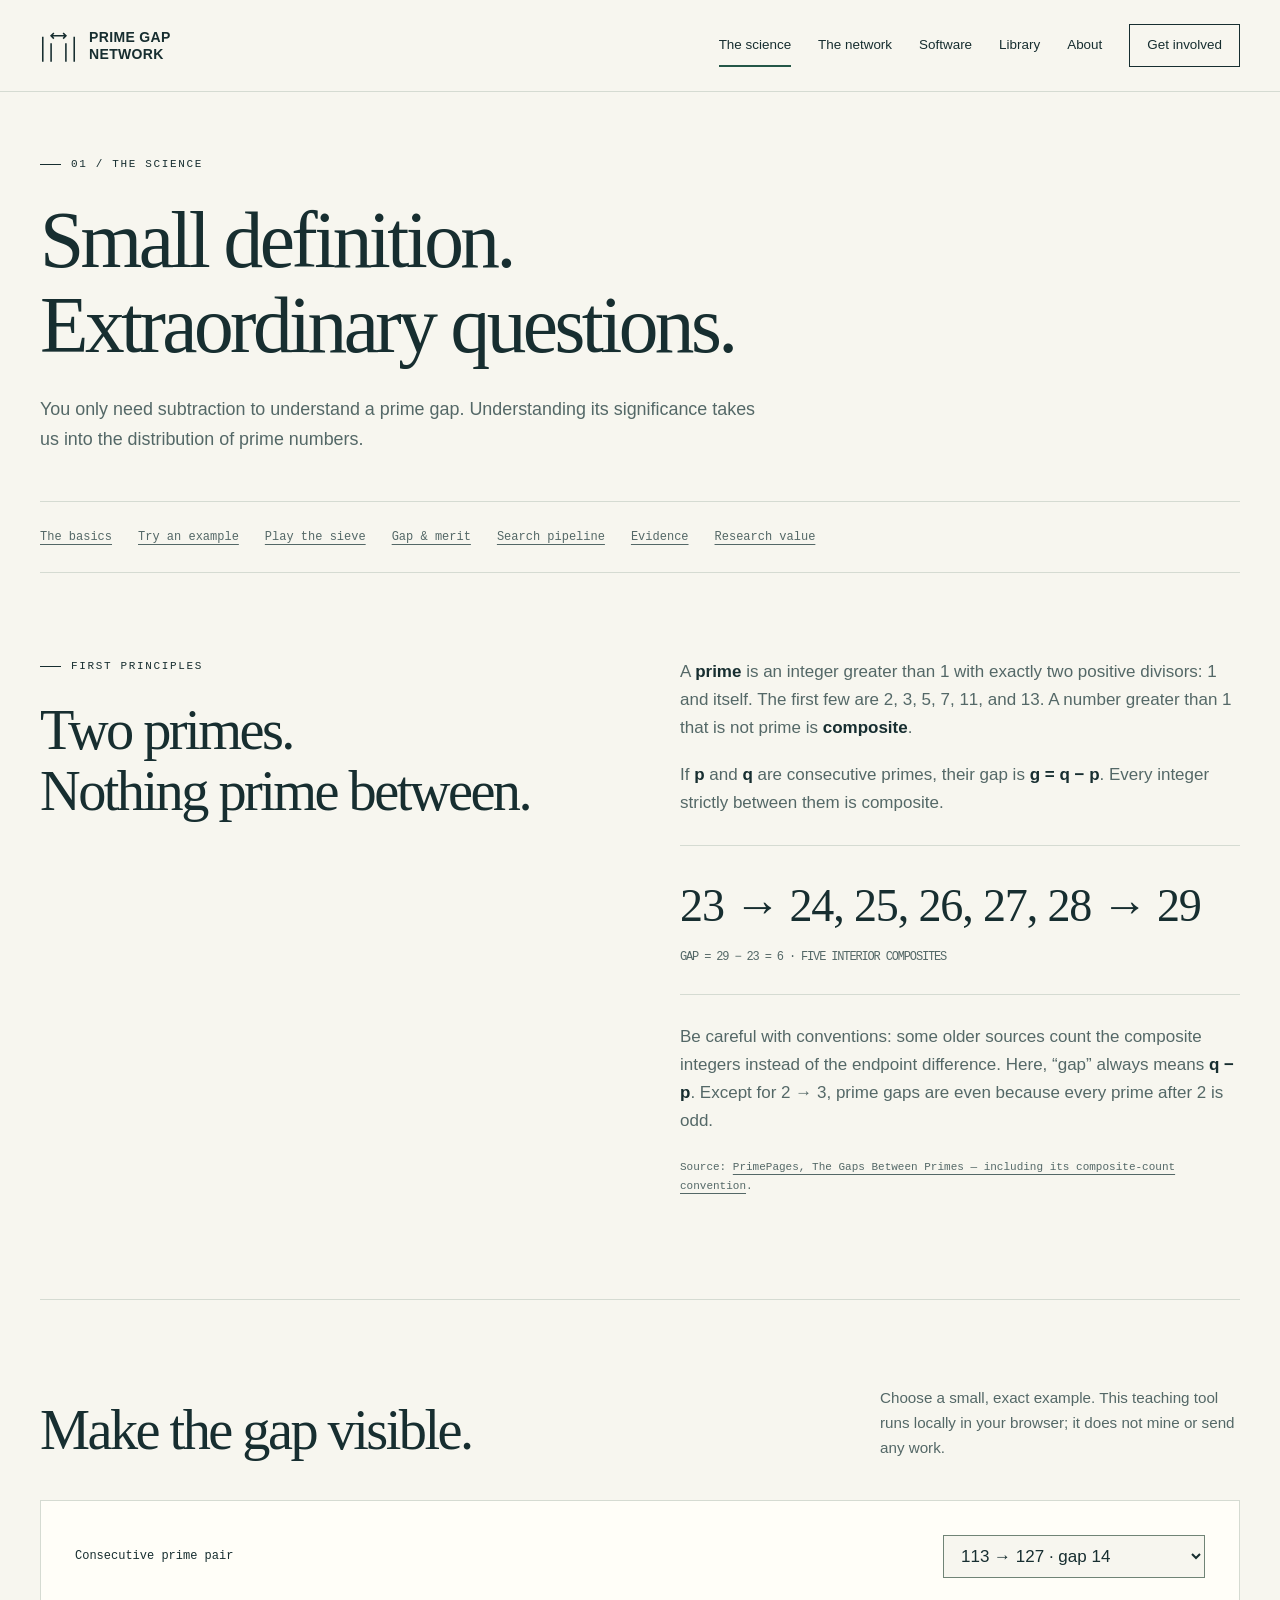
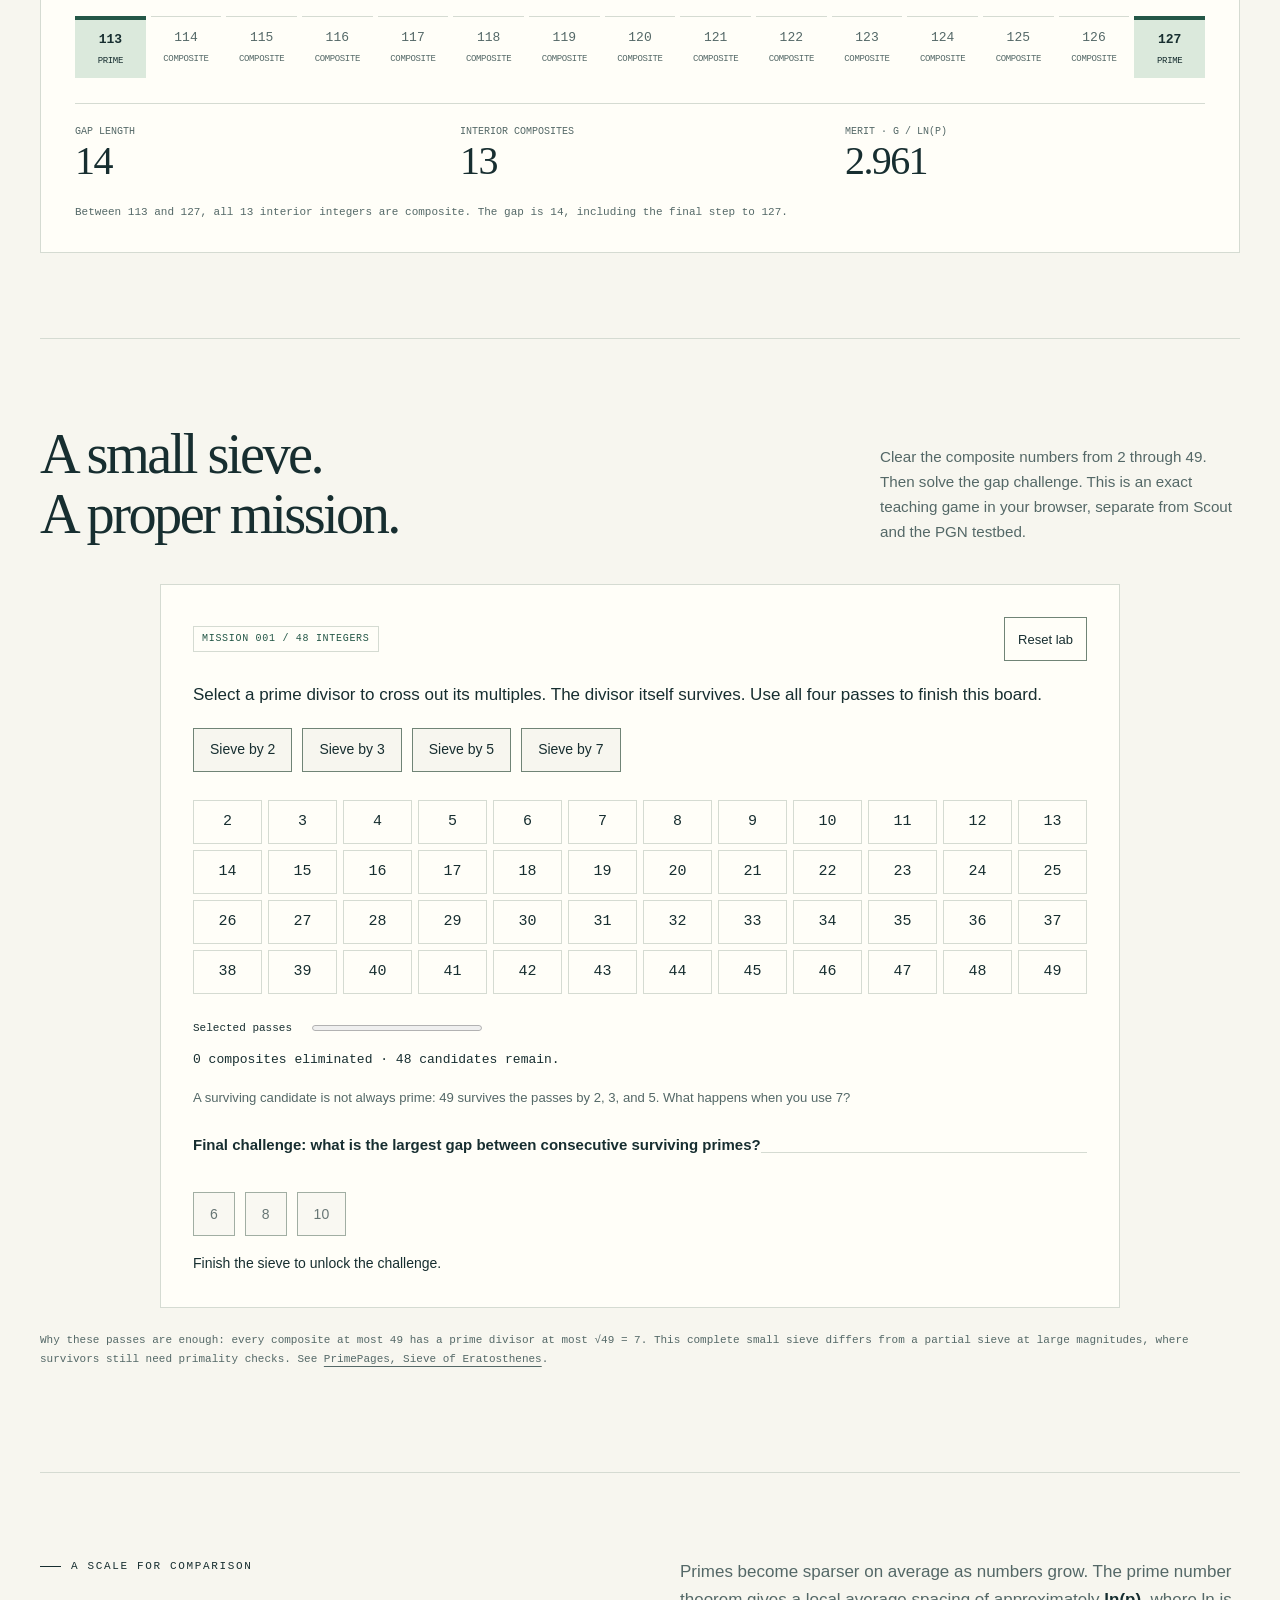
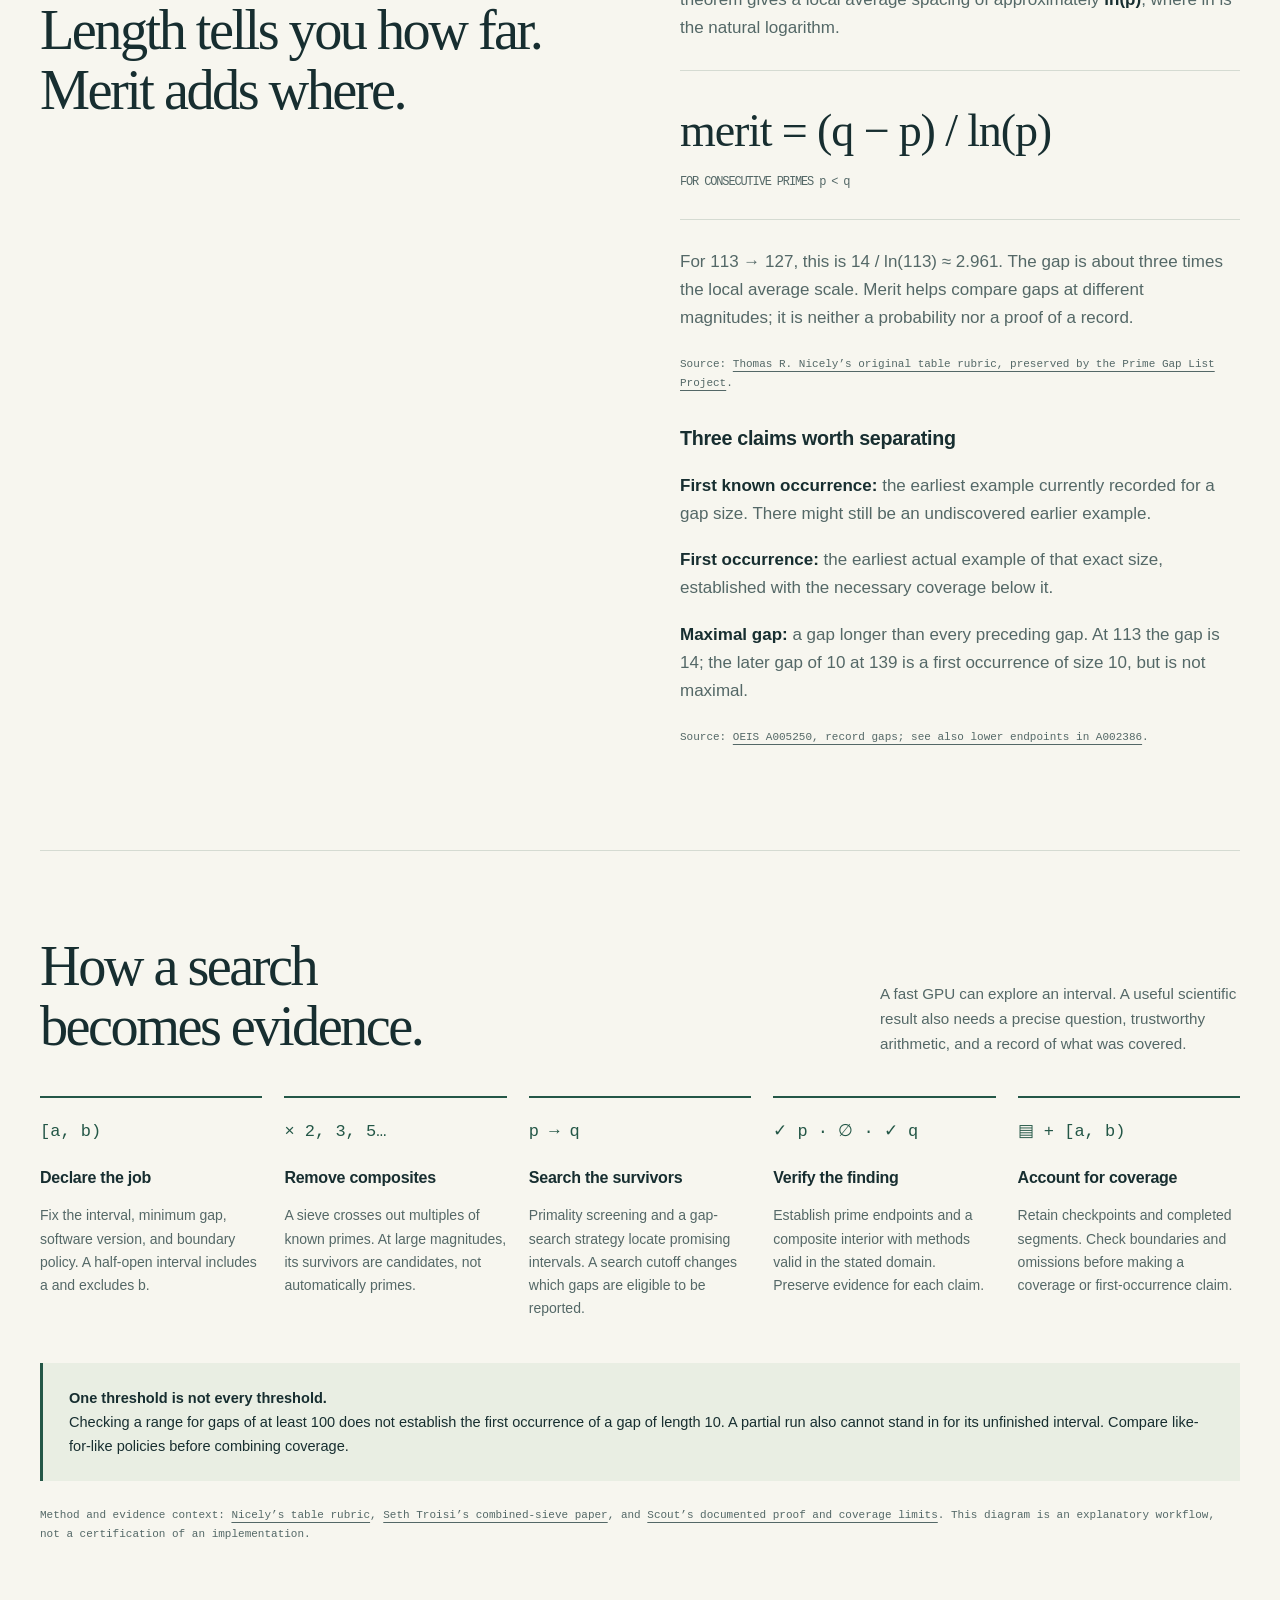
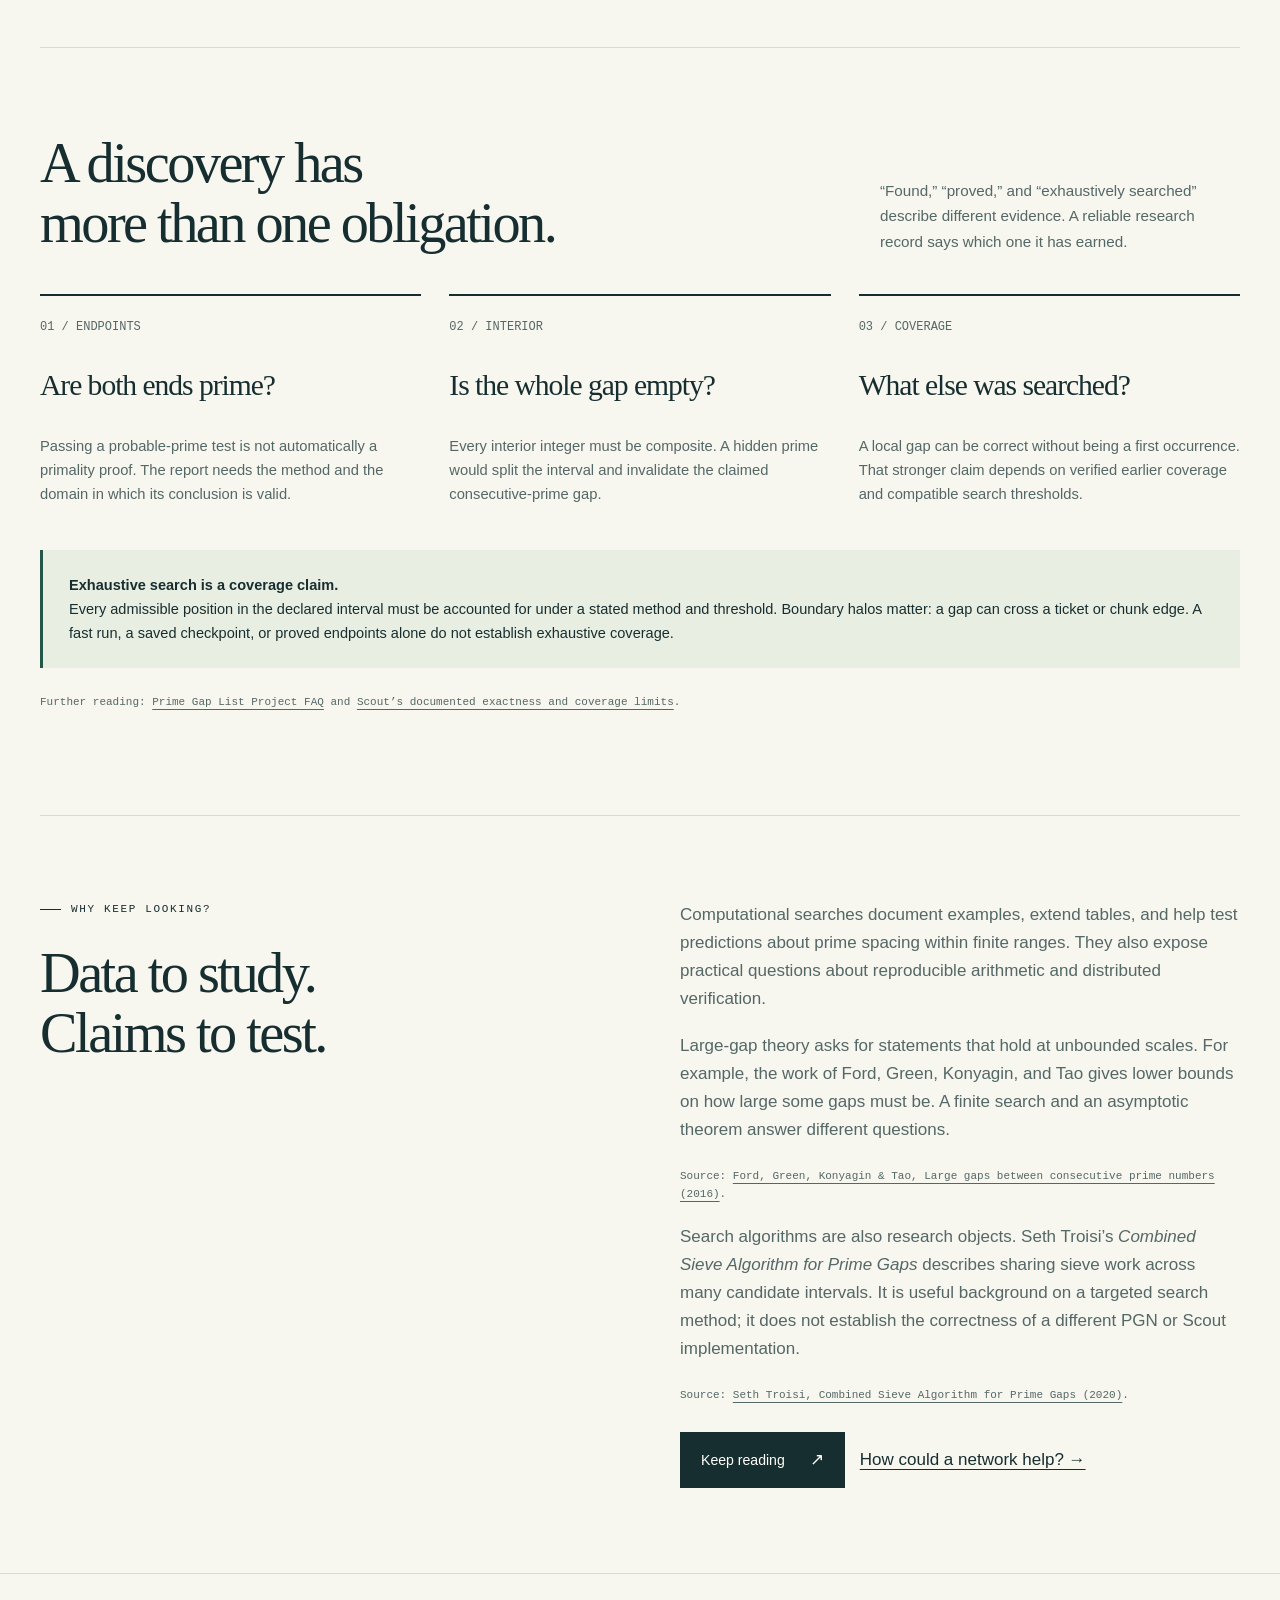
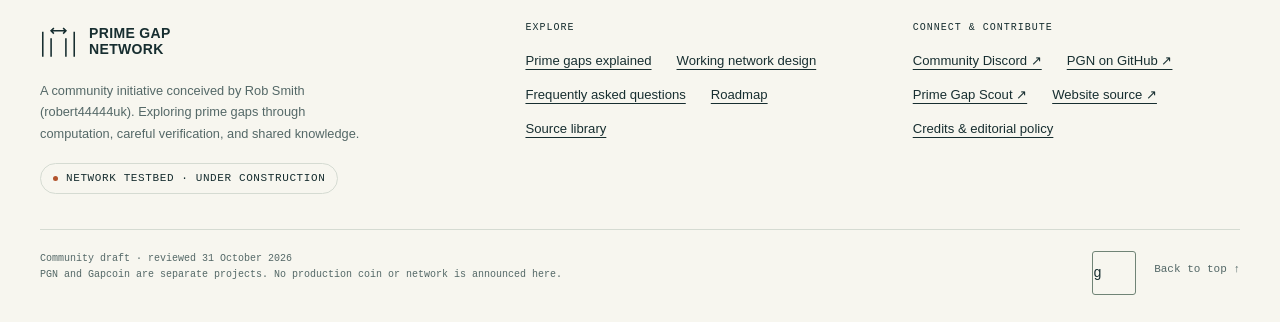
<file: learn.html>
<!doctype html>
<html lang="en"><head><meta charset="utf-8"><meta name="viewport" content="width=device-width,initial-scale=1"><meta name="theme-color" content="#172e30"><title>The science of prime gaps · Prime Gap Network</title><meta name="description" content="Learn prime numbers, gaps, merit, first occurrences, exhaustive search, and verification with a small interactive explorer."><link rel="canonical" href="https://wizz13150.github.io/prime-gap-network.github.io/learn.html"><meta property="og:type" content="website"><meta property="og:title" content="The science of prime gaps · Prime Gap Network"><meta property="og:description" content="Learn prime numbers, gaps, merit, first occurrences, exhaustive search, and verification with a small interactive explorer."><meta property="og:url" content="https://wizz13150.github.io/prime-gap-network.github.io/learn.html"><link rel="icon" href="assets/favicon.ico" type="image/x-icon"><link rel="icon" href="assets/favicon.svg" type="image/svg+xml" sizes="any"><link rel="stylesheet" href="assets/style.css"><script src="assets/site.js" defer></script></head><body id="top"><a class="skip" href="#main">Skip to content</a><header class="header"><div class="nav-shell wrap"><a class="brand" href="./" aria-label="Prime Gap Network home"><svg aria-hidden="true" viewBox="0 0 40 40" fill="none" stroke="currentColor" stroke-width="1.7"><path d="M3 10v27M12 17v20M28 17v20M37 10v27M12 9h16M15 6l-3 3 3 3M25 6l3 3-3 3"/></svg><span>PRIME GAP<br>NETWORK</span></a><button class="menu" type="button" aria-controls="navigation" aria-expanded="false">Menu</button><nav class="nav" id="navigation" aria-label="Main navigation"><a href="learn.html" aria-current="page">The science</a><a href="network.html">The network</a><a href="software.html">Software</a><a href="resources.html">Library</a><a href="about.html">About</a><a href="participate.html" class="nav-join">Get involved</a></nav></div></header><main id="main" tabindex="-1"><section class="page-head wrap"><p class="eyebrow">01 / The science</p><h1>Small definition.<br>Extraordinary questions.</h1><p class="lead">You only need subtraction to understand a prime gap. Understanding its significance takes us into the distribution of prime numbers.</p></section><nav class="contents wrap" aria-label="On this page"><a href="#basics">The basics</a><a href="#explorer">Try an example</a><a href="#sieve-lab">Play the sieve</a><a href="#merit">Gap & merit</a><a href="#search-pipeline">Search pipeline</a><a href="#evidence">Evidence</a><a href="#research">Research value</a></nav><div class="wrap"><section class="section split" id="basics"><div><p class="eyebrow">First principles</p><h2>Two primes.<br>Nothing prime between.</h2></div><div class="prose"><p>A <strong>prime</strong> is an integer greater than 1 with exactly two positive divisors: 1 and itself. The first few are 2, 3, 5, 7, 11, and 13. A number greater than 1 that is not prime is <strong>composite</strong>.</p><p>If <strong>p</strong> and <strong>q</strong> are consecutive primes, their gap is <strong>g = q − p</strong>. Every integer strictly between them is composite.</p><div class="formula">23 → 24, 25, 26, 27, 28 → 29<small>GAP = 29 − 23 = 6 · FIVE INTERIOR COMPOSITES</small></div><p>Be careful with conventions: some older sources count the composite integers instead of the endpoint difference. Here, “gap” always means <strong>q − p</strong>. Except for 2 → 3, prime gaps are even because every prime after 2 is odd.</p><p class="source">Source: <a href="https://t5k.org/notes/gaps.html">PrimePages, The Gaps Between Primes — including its composite-count convention</a>.</p></div></section><section class="section" id="explorer"><div class="section-top"><h2>Make the gap visible.</h2><p>Choose a small, exact example. This teaching tool runs locally in your browser; it does not mine or send any work.</p></div><div class="explorer"><div class="explorer-controls"><label for="gap-example">Consecutive prime pair</label><select id="gap-example" disabled><option value="0">23 → 29 · gap 6</option><option value="1">89 → 97 · gap 8</option><option value="2" selected>113 → 127 · gap 14</option><option value="3">139 → 149 · gap 10</option><option value="4">2 → 3 · gap 1 · no interior</option></select></div><div class="number-line" id="number-line" aria-label="Prime gap number line"><span class="integer prime">113</span><span class="integer">114</span><span class="integer">115</span><span class="integer">116</span><span class="integer">117</span><span class="integer">118</span><span class="integer">119</span><span class="integer">120</span><span class="integer">121</span><span class="integer">122</span><span class="integer">123</span><span class="integer">124</span><span class="integer">125</span><span class="integer">126</span><span class="integer prime">127</span></div><div class="explorer-results" aria-live="polite" aria-atomic="true"><div><span>Gap length</span><strong id="gap-size">14</strong></div><div><span>Interior composites</span><strong id="composite-count">13</strong></div><div><span>Merit · g / ln(p)</span><strong id="gap-merit">2.961</strong></div></div><p class="legend" id="gap-description">Between 113 and 127, all 13 interior integers are composite. The gap is 14, including the final step to 127.</p><noscript><p>The example 113 → 127 is shown above. Enable JavaScript to change the pair.</p></noscript></div></section><section class="section" id="sieve-lab"><div class="section-top"><h2>A small sieve.<br>A proper mission.</h2><p>Clear the composite numbers from 2 through 49. Then solve the gap challenge. This is an exact teaching game in your browser, separate from Scout and the PGN testbed.</p></div><div class="lab"><div class="lab-top"><span class="tag">Mission 001 / 48 integers</span><button type="button" class="quiet-button" id="reset-sieve" disabled>Reset lab</button></div><p id="sieve-instructions">Select a prime divisor to cross out its multiples. The divisor itself survives. Use all four passes to finish this board.</p><div class="sieve-passes" role="group" aria-label="Select sieve passes"><button type="button" data-sieve="2" aria-pressed="false" aria-controls="sieve-board" disabled>Sieve by 2</button><button type="button" data-sieve="3" aria-pressed="false" aria-controls="sieve-board" disabled>Sieve by 3</button><button type="button" data-sieve="5" aria-pressed="false" aria-controls="sieve-board" disabled>Sieve by 5</button><button type="button" data-sieve="7" aria-pressed="false" aria-controls="sieve-board" disabled>Sieve by 7</button></div><div class="sieve-board" id="sieve-board" role="group" aria-label="Sieve board from 2 through 49"><span class="sieve-cell" aria-label="2, candidate">2</span><span class="sieve-cell" aria-label="3, candidate">3</span><span class="sieve-cell" aria-label="4, candidate">4</span><span class="sieve-cell" aria-label="5, candidate">5</span><span class="sieve-cell" aria-label="6, candidate">6</span><span class="sieve-cell" aria-label="7, candidate">7</span><span class="sieve-cell" aria-label="8, candidate">8</span><span class="sieve-cell" aria-label="9, candidate">9</span><span class="sieve-cell" aria-label="10, candidate">10</span><span class="sieve-cell" aria-label="11, candidate">11</span><span class="sieve-cell" aria-label="12, candidate">12</span><span class="sieve-cell" aria-label="13, candidate">13</span><span class="sieve-cell" aria-label="14, candidate">14</span><span class="sieve-cell" aria-label="15, candidate">15</span><span class="sieve-cell" aria-label="16, candidate">16</span><span class="sieve-cell" aria-label="17, candidate">17</span><span class="sieve-cell" aria-label="18, candidate">18</span><span class="sieve-cell" aria-label="19, candidate">19</span><span class="sieve-cell" aria-label="20, candidate">20</span><span class="sieve-cell" aria-label="21, candidate">21</span><span class="sieve-cell" aria-label="22, candidate">22</span><span class="sieve-cell" aria-label="23, candidate">23</span><span class="sieve-cell" aria-label="24, candidate">24</span><span class="sieve-cell" aria-label="25, candidate">25</span><span class="sieve-cell" aria-label="26, candidate">26</span><span class="sieve-cell" aria-label="27, candidate">27</span><span class="sieve-cell" aria-label="28, candidate">28</span><span class="sieve-cell" aria-label="29, candidate">29</span><span class="sieve-cell" aria-label="30, candidate">30</span><span class="sieve-cell" aria-label="31, candidate">31</span><span class="sieve-cell" aria-label="32, candidate">32</span><span class="sieve-cell" aria-label="33, candidate">33</span><span class="sieve-cell" aria-label="34, candidate">34</span><span class="sieve-cell" aria-label="35, candidate">35</span><span class="sieve-cell" aria-label="36, candidate">36</span><span class="sieve-cell" aria-label="37, candidate">37</span><span class="sieve-cell" aria-label="38, candidate">38</span><span class="sieve-cell" aria-label="39, candidate">39</span><span class="sieve-cell" aria-label="40, candidate">40</span><span class="sieve-cell" aria-label="41, candidate">41</span><span class="sieve-cell" aria-label="42, candidate">42</span><span class="sieve-cell" aria-label="43, candidate">43</span><span class="sieve-cell" aria-label="44, candidate">44</span><span class="sieve-cell" aria-label="45, candidate">45</span><span class="sieve-cell" aria-label="46, candidate">46</span><span class="sieve-cell" aria-label="47, candidate">47</span><span class="sieve-cell" aria-label="48, candidate">48</span><span class="sieve-cell" aria-label="49, candidate">49</span></div><div class="lab-progress"><label for="sieve-progress">Selected passes</label><progress id="sieve-progress" max="4" value="0">0 of 4</progress></div><p class="lab-status" id="sieve-status" role="status" aria-atomic="true">0 composites eliminated · 48 candidates remain.</p><p class="small muted" id="sieve-explanation">A surviving candidate is not always prime: 49 survives the passes by 2, 3, and 5. What happens when you use 7?</p><fieldset class="gap-challenge"><legend>Final challenge: what is the largest gap between consecutive surviving primes?</legend><div class="challenge-answers"><button type="button" data-answer="6" aria-pressed="false" disabled>6</button><button type="button" data-answer="8" aria-pressed="false" disabled>8</button><button type="button" data-answer="10" aria-pressed="false" disabled>10</button></div><p id="challenge-feedback" role="status">Finish the sieve to unlock the challenge.</p></fieldset><noscript><p>With JavaScript disabled, here is the exact result: the four passes leave 2, 3, 5, 7, 11, 13, 17, 19, 23, 29, 31, 37, 41, 43, and 47. The largest gap is 6. Enable JavaScript to play.</p></noscript></div><p class="source">Why these passes are enough: every composite at most 49 has a prime divisor at most √49 = 7. This complete small sieve differs from a partial sieve at large magnitudes, where survivors still need primality checks. See <a href="https://t5k.org/glossary/page.php?sort=SieveOfEratosthenes">PrimePages, Sieve of Eratosthenes</a>.</p></section><section class="section split" id="merit"><div><p class="eyebrow">A scale for comparison</p><h2>Length tells you how far.<br>Merit adds where.</h2></div><div class="prose"><p>Primes become sparser on average as numbers grow. The prime number theorem gives a local average spacing of approximately <strong>ln(p)</strong>, where ln is the natural logarithm.</p><div class="formula">merit = (q − p) / ln(p)<small>FOR CONSECUTIVE PRIMES p &lt; q</small></div><p>For 113 → 127, this is 14 / ln(113) ≈ 2.961. The gap is about three times the local average scale. Merit helps compare gaps at different magnitudes; it is neither a probability nor a proof of a record.</p><p class="source">Source: <a href="https://primegap-list-project.github.io/drtrnicely-format-legacy/">Thomas R. Nicely’s original table rubric, preserved by the Prime Gap List Project</a>.</p><h3>Three claims worth separating</h3><p><strong>First known occurrence:</strong> the earliest example currently recorded for a gap size. There might still be an undiscovered earlier example.</p><p><strong>First occurrence:</strong> the earliest actual example of that exact size, established with the necessary coverage below it.</p><p><strong>Maximal gap:</strong> a gap longer than every preceding gap. At 113 the gap is 14; the later gap of 10 at 139 is a first occurrence of size 10, but is not maximal.</p><p class="source">Source: <a href="https://oeis.org/A005250">OEIS A005250, record gaps; see also lower endpoints in A002386</a>.</p></div></section><section class="section" id="search-pipeline"><div class="section-top"><h2>How a search<br>becomes evidence.</h2><p>A fast GPU can explore an interval. A useful scientific result also needs a precise question, trustworthy arithmetic, and a record of what was covered.</p></div><ol class="search-pipeline"><li><span class="pipeline-symbol" aria-hidden="true">[a, b)</span><h3>Declare the job</h3><p>Fix the interval, minimum gap, software version, and boundary policy. A half-open interval includes a and excludes b.</p></li><li><span class="pipeline-symbol" aria-hidden="true">× 2, 3, 5…</span><h3>Remove composites</h3><p>A sieve crosses out multiples of known primes. At large magnitudes, its survivors are candidates, not automatically primes.</p></li><li><span class="pipeline-symbol" aria-hidden="true">p → q</span><h3>Search the survivors</h3><p>Primality screening and a gap-search strategy locate promising intervals. A search cutoff changes which gaps are eligible to be reported.</p></li><li><span class="pipeline-symbol" aria-hidden="true">✓ p · ∅ · ✓ q</span><h3>Verify the finding</h3><p>Establish prime endpoints and a composite interior with methods valid in the stated domain. Preserve evidence for each claim.</p></li><li><span class="pipeline-symbol" aria-hidden="true">▤ + [a, b)</span><h3>Account for coverage</h3><p>Retain checkpoints and completed segments. Check boundaries and omissions before making a coverage or first-occurrence claim.</p></li></ol><div class="note"><strong>One threshold is not every threshold.</strong><p>Checking a range for gaps of at least 100 does not establish the first occurrence of a gap of length 10. A partial run also cannot stand in for its unfinished interval. Compare like-for-like policies before combining coverage.</p></div><p class="source">Method and evidence context: <a href="https://primegap-list-project.github.io/drtrnicely-format-legacy/">Nicely’s table rubric</a>, <a href="https://arxiv.org/abs/2012.03771">Seth Troisi’s combined-sieve paper</a>, and <a href="https://github.com/wizz13150/prime-gap-scout#exact-results-and-compatibility">Scout’s documented proof and coverage limits</a>. This diagram is an explanatory workflow, not a certification of an implementation.</p></section><section class="section" id="evidence"><div class="section-top"><h2>A discovery has<br>more than one obligation.</h2><p>“Found,” “proved,” and “exhaustively searched” describe different evidence. A reliable research record says which one it has earned.</p></div><div class="grid3"><article class="story"><span class="num">01 / ENDPOINTS</span><h3>Are both ends prime?</h3><p>Passing a probable-prime test is not automatically a primality proof. The report needs the method and the domain in which its conclusion is valid.</p></article><article class="story"><span class="num">02 / INTERIOR</span><h3>Is the whole gap empty?</h3><p>Every interior integer must be composite. A hidden prime would split the interval and invalidate the claimed consecutive-prime gap.</p></article><article class="story"><span class="num">03 / COVERAGE</span><h3>What else was searched?</h3><p>A local gap can be correct without being a first occurrence. That stronger claim depends on verified earlier coverage and compatible search thresholds.</p></article></div><div class="note"><strong>Exhaustive search is a coverage claim.</strong><p>Every admissible position in the declared interval must be accounted for under a stated method and threshold. Boundary halos matter: a gap can cross a ticket or chunk edge. A fast run, a saved checkpoint, or proved endpoints alone do not establish exhaustive coverage.</p></div><p class="source">Further reading: <a href="https://primegap-list-project.github.io/faq/">Prime Gap List Project FAQ</a> and <a href="https://github.com/wizz13150/prime-gap-scout#exact-results-and-compatibility">Scout’s documented exactness and coverage limits</a>.</p></section><section class="section split" id="research"><div><p class="eyebrow">Why keep looking?</p><h2>Data to study.<br>Claims to test.</h2></div><div class="prose"><p>Computational searches document examples, extend tables, and help test predictions about prime spacing within finite ranges. They also expose practical questions about reproducible arithmetic and distributed verification.</p><p>Large-gap theory asks for statements that hold at unbounded scales. For example, the work of Ford, Green, Konyagin, and Tao gives lower bounds on how large some gaps must be. A finite search and an asymptotic theorem answer different questions.</p><p class="source">Source: <a href="https://annals.math.princeton.edu/2016/183-3/p04">Ford, Green, Konyagin & Tao, Large gaps between consecutive prime numbers (2016)</a>.</p><p>Search algorithms are also research objects. Seth Troisi’s <em>Combined Sieve Algorithm for Prime Gaps</em> describes sharing sieve work across many candidate intervals. It is useful background on a targeted search method; it does not establish the correctness of a different PGN or Scout implementation.</p><p class="source">Source: <a href="https://arxiv.org/abs/2012.03771">Seth Troisi, Combined Sieve Algorithm for Prime Gaps (2020)</a>.</p><div class="actions"><a class="button" href="resources.html">Keep reading <span class="arrow" aria-hidden="true">↗</span></a><a href="network.html">How could a network help? →</a></div></div></section></div></main><footer class="footer"><div class="wrap"><div class="footer-grid"><div><a class="brand" href="./" aria-label="Prime Gap Network home"><svg aria-hidden="true" viewBox="0 0 40 40" fill="none" stroke="currentColor" stroke-width="1.7"><path d="M3 10v27M12 17v20M28 17v20M37 10v27M12 9h16M15 6l-3 3 3 3M25 6l3 3-3 3"/></svg><span>PRIME GAP<br>NETWORK</span></a><p>A community initiative conceived by Rob Smith (robert44444uk). Exploring prime gaps through computation, careful verification, and shared knowledge.</p><span class="pill">Network testbed · under construction</span></div><div><div class="footer-title">Explore</div><div class="footer-links"><a href="learn.html">Prime gaps explained</a><a href="network.html">Working network design</a><a href="participate.html#faq">Frequently asked questions</a><a href="about.html#roadmap">Roadmap</a><a href="resources.html">Source library</a></div></div><div><div class="footer-title">Connect & contribute</div><div class="footer-links"><a href="https://discord.gg/qZ2DerDMXQ">Community Discord ↗</a><a href="https://github.com/wizz13150/prime-gap-network">PGN on GitHub ↗</a><a href="https://github.com/wizz13150/prime-gap-scout">Prime Gap Scout ↗</a><a href="https://github.com/wizz13150/prime-gap-network.github.io">Website source ↗</a><a href="about.html#credits">Credits & editorial policy</a></div></div></div><div class="footer-bottom"><span>Community draft · reviewed 31 October 2026<br>PGN and Gapcoin are separate projects. No production coin or network is announced here.</span><div class="footer-actions"><details class="literary-egg" id="literary-detour"><summary title="A short literary note"><span aria-hidden="true">g</span><span class="sr-only">A short literary note</span></summary><div class="egg-note"><svg class="egg-vignette" viewBox="0 0 240 68" aria-hidden="true" fill="none" stroke="currentColor" stroke-width="1.5"><path d="m136 31 27-12 27 12v25l-27 11-27-11zM136 31l27 12 27-12M163 43v24M176 17l5-6 7 1 4-4M188 12l2 7M39 16h34v36H39zM91 15v8M87 19h8M213 35v8M209 39h8"/><text x="56" y="41" fill="currentColor" stroke="none" font-family="Georgia,serif" font-size="25" text-anchor="middle">g</text></svg><p class="egg-kicker">One small key. A very long wait.</p><p>R. A. Lafferty’s <cite>Been A Long, Long Time</cite> turns random typing into a cosmic waiting game, with an unforgiving final check.</p><p>A fictional wink at patience and verification, separate from PGN’s mathematical evidence.</p><p class="egg-note-status">A short literary note. The complete story is not included on this page.</p><a class="visual-study-link" href="interlude.html">Open the technical visual study →</a><span class="egg-attribution">Fiction by R. A. Lafferty</span></div></details><a class="back-top" href="#top">Back to top ↑</a></div></div></div></footer></body></html>
</file>
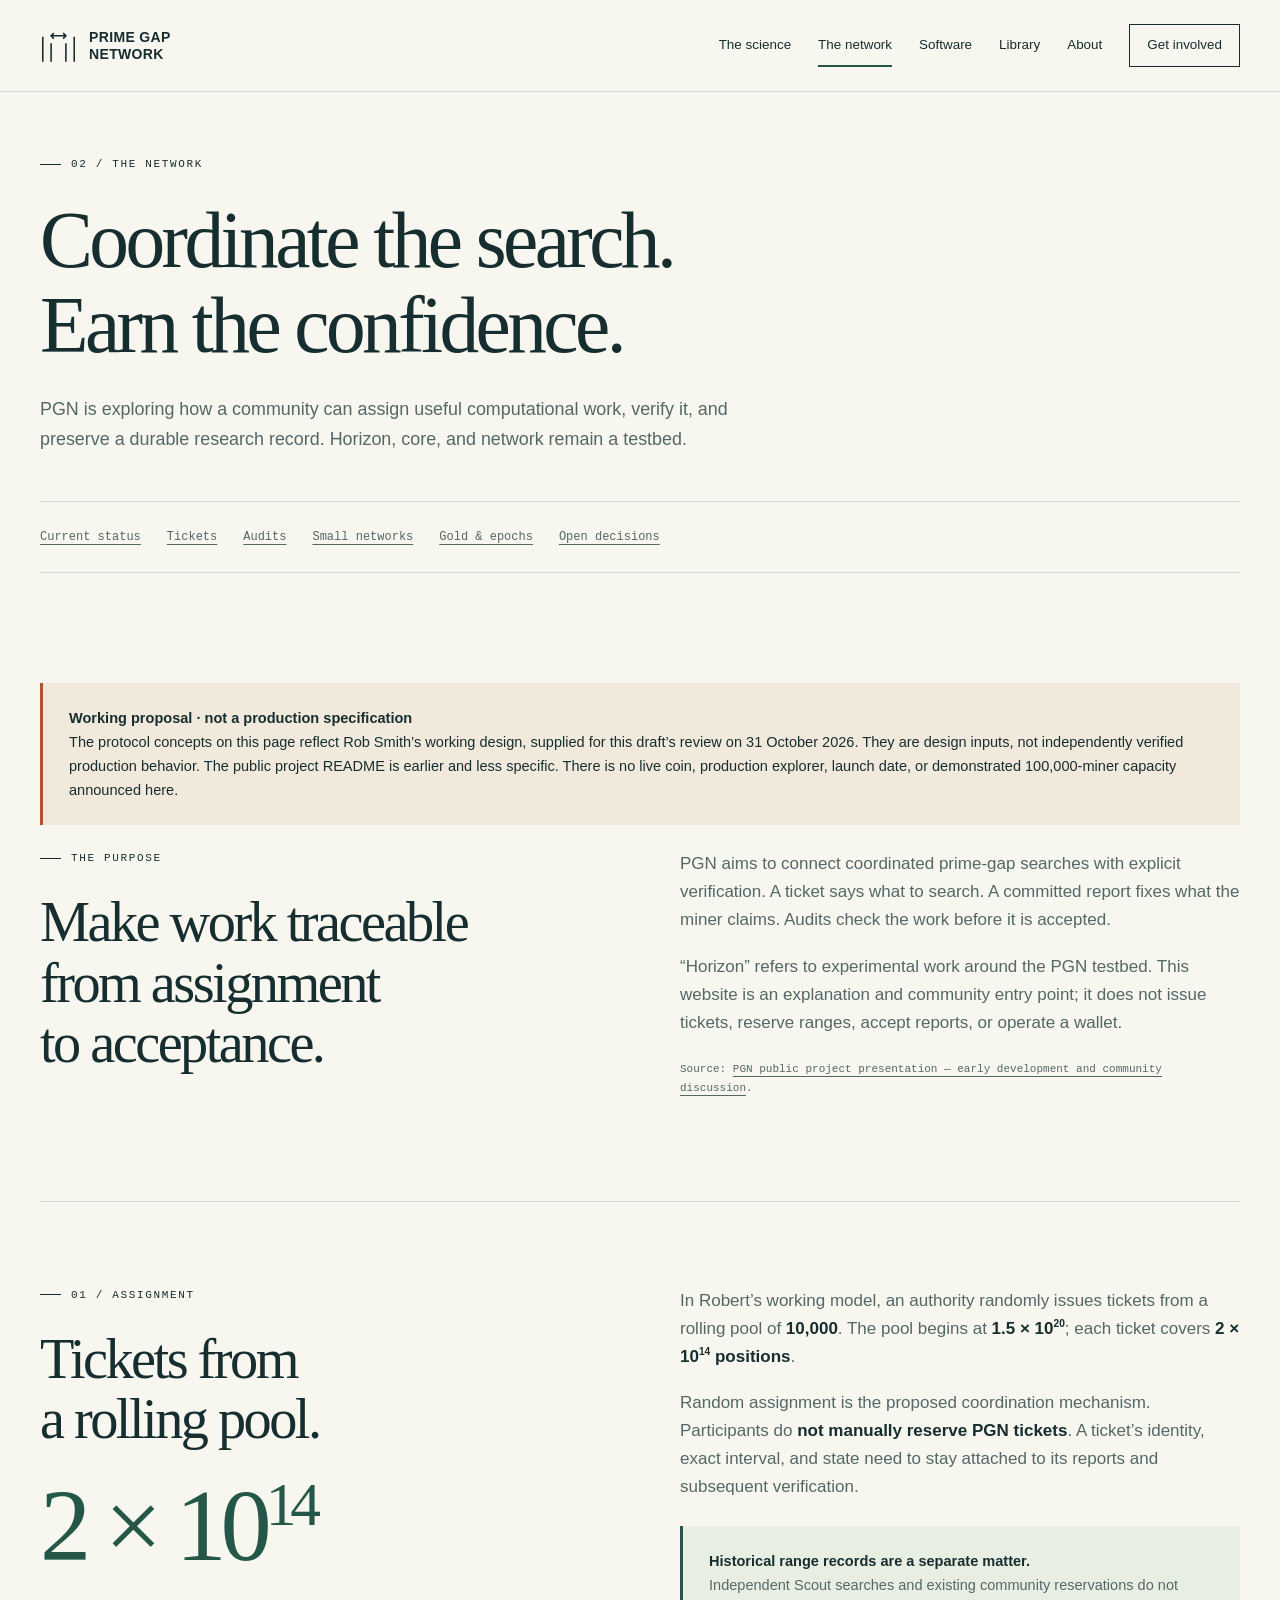
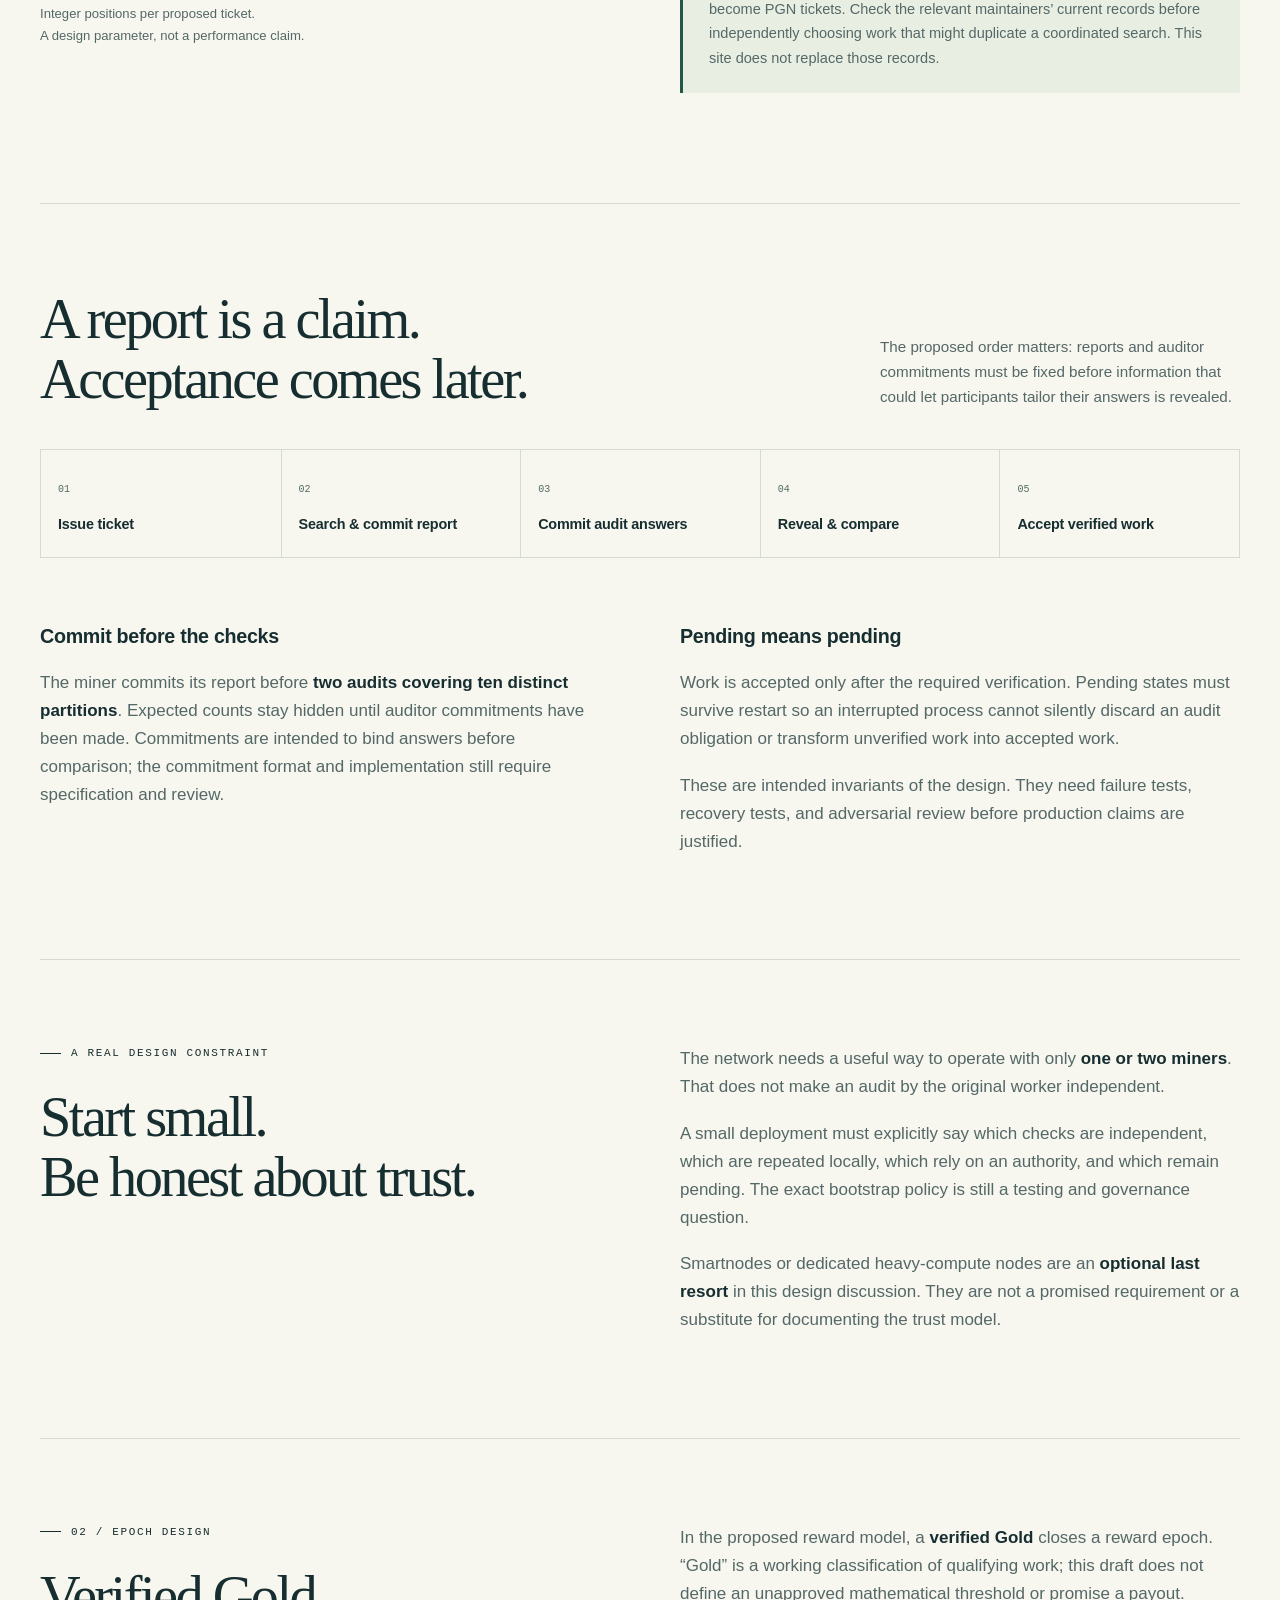
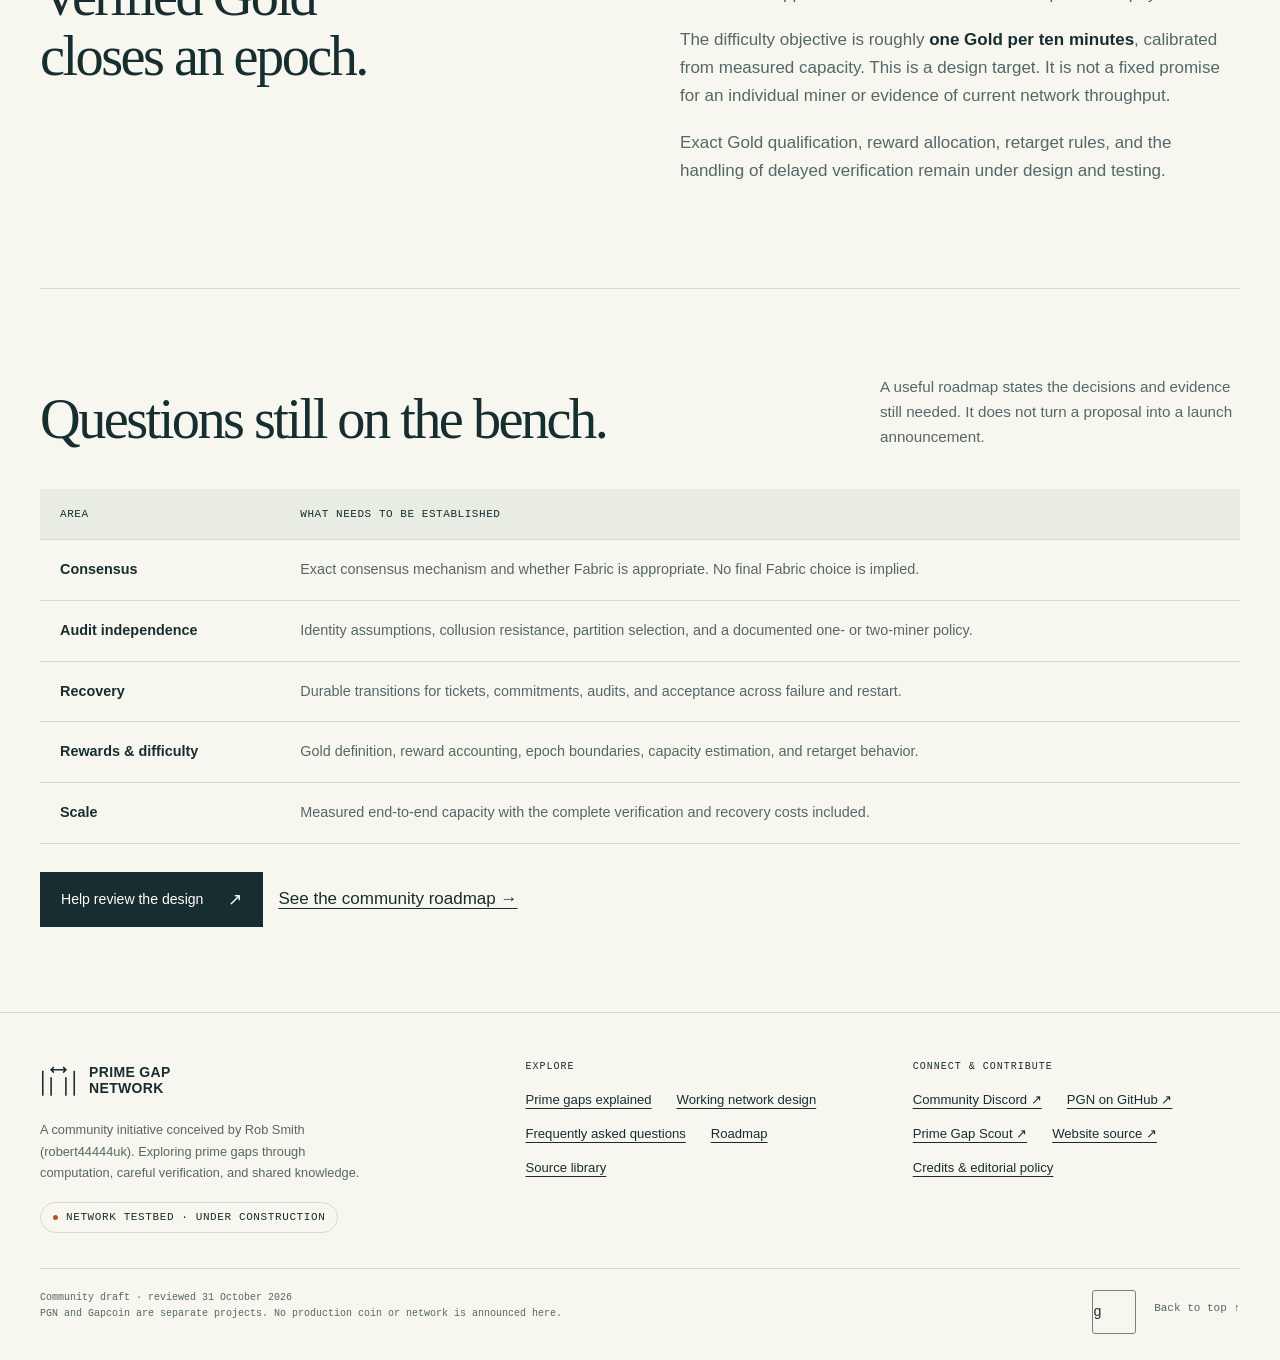
<file: network.html>
<!doctype html>
<html lang="en"><head><meta charset="utf-8"><meta name="viewport" content="width=device-width,initial-scale=1"><meta name="theme-color" content="#172e30"><title>The PGN working network design · Prime Gap Network</title><meta name="description" content="An explicitly proposed PGN ticket, commitment, audit, and Gold-epoch design, with testbed status and open decisions."><link rel="canonical" href="https://wizz13150.github.io/prime-gap-network.github.io/network.html"><meta property="og:type" content="website"><meta property="og:title" content="The PGN working network design · Prime Gap Network"><meta property="og:description" content="An explicitly proposed PGN ticket, commitment, audit, and Gold-epoch design, with testbed status and open decisions."><meta property="og:url" content="https://wizz13150.github.io/prime-gap-network.github.io/network.html"><link rel="icon" href="assets/favicon.ico" type="image/x-icon"><link rel="icon" href="assets/favicon.svg" type="image/svg+xml" sizes="any"><link rel="stylesheet" href="assets/style.css"><script src="assets/site.js" defer></script></head><body id="top"><a class="skip" href="#main">Skip to content</a><header class="header"><div class="nav-shell wrap"><a class="brand" href="./" aria-label="Prime Gap Network home"><svg aria-hidden="true" viewBox="0 0 40 40" fill="none" stroke="currentColor" stroke-width="1.7"><path d="M3 10v27M12 17v20M28 17v20M37 10v27M12 9h16M15 6l-3 3 3 3M25 6l3 3-3 3"/></svg><span>PRIME GAP<br>NETWORK</span></a><button class="menu" type="button" aria-controls="navigation" aria-expanded="false">Menu</button><nav class="nav" id="navigation" aria-label="Main navigation"><a href="learn.html">The science</a><a href="network.html" aria-current="page">The network</a><a href="software.html">Software</a><a href="resources.html">Library</a><a href="about.html">About</a><a href="participate.html" class="nav-join">Get involved</a></nav></div></header><main id="main" tabindex="-1"><section class="page-head wrap"><p class="eyebrow">02 / The network</p><h1>Coordinate the search.<br>Earn the confidence.</h1><p class="lead">PGN is exploring how a community can assign useful computational work, verify it, and preserve a durable research record. Horizon, core, and network remain a testbed.</p></section><nav class="contents wrap" aria-label="On this page"><a href="#status">Current status</a><a href="#tickets">Tickets</a><a href="#verification">Audits</a><a href="#small-network">Small networks</a><a href="#epochs">Gold & epochs</a><a href="#open">Open decisions</a></nav><div class="wrap"><section class="section" id="status"><div class="note warning"><strong>Working proposal · not a production specification</strong><p>The protocol concepts on this page reflect Rob Smith’s working design, supplied for this draft’s review on 31 October 2026. They are design inputs, not independently verified production behavior. The public project README is earlier and less specific. There is no live coin, production explorer, launch date, or demonstrated 100,000-miner capacity announced here.</p></div><div class="split"><div><p class="eyebrow">The purpose</p><h2>Make work traceable<br>from assignment<br>to acceptance.</h2></div><div class="prose"><p>PGN aims to connect coordinated prime-gap searches with explicit verification. A ticket says what to search. A committed report fixes what the miner claims. Audits check the work before it is accepted.</p><p>“Horizon” refers to experimental work around the PGN testbed. This website is an explanation and community entry point; it does not issue tickets, reserve ranges, accept reports, or operate a wallet.</p><p class="source">Source: <a href="https://github.com/wizz13150/prime-gap-network">PGN public project presentation — early development and community discussion</a>.</p></div></div></section><section class="section split" id="tickets"><div><p class="eyebrow">01 / Assignment</p><h2>Tickets from<br>a rolling pool.</h2><div class="callout-number">2 × 10<sup>14</sup></div><p class="small muted">Integer positions per proposed ticket.<br>A design parameter, not a performance claim.</p></div><div class="prose"><p>In Robert’s working model, an authority randomly issues tickets from a rolling pool of <strong>10,000</strong>. The pool begins at <strong>1.5 × 10<sup>20</sup></strong>; each ticket covers <strong>2 × 10<sup>14</sup> positions</strong>.</p><p>Random assignment is the proposed coordination mechanism. Participants do <strong>not manually reserve PGN tickets</strong>. A ticket’s identity, exact interval, and state need to stay attached to its reports and subsequent verification.</p><div class="note"><strong>Historical range records are a separate matter.</strong><p>Independent Scout searches and existing community reservations do not become PGN tickets. Check the relevant maintainers’ current records before independently choosing work that might duplicate a coordinated search. This site does not replace those records.</p></div></div></section><section class="section" id="verification"><div class="section-top"><h2>A report is a claim.<br>Acceptance comes later.</h2><p>The proposed order matters: reports and auditor commitments must be fixed before information that could let participants tailor their answers is revealed.</p></div><div class="protocol" aria-label="Proposed verification sequence"><div><span>01</span><h3>Issue ticket</h3></div><div><span>02</span><h3>Search & commit report</h3></div><div><span>03</span><h3>Commit audit answers</h3></div><div><span>04</span><h3>Reveal & compare</h3></div><div><span>05</span><h3>Accept verified work</h3></div></div><div class="split"><div class="prose"><h3>Commit before the checks</h3><p>The miner commits its report before <strong>two audits covering ten distinct partitions</strong>. Expected counts stay hidden until auditor commitments have been made. Commitments are intended to bind answers before comparison; the commitment format and implementation still require specification and review.</p></div><div class="prose"><h3>Pending means pending</h3><p>Work is accepted only after the required verification. Pending states must survive restart so an interrupted process cannot silently discard an audit obligation or transform unverified work into accepted work.</p><p>These are intended invariants of the design. They need failure tests, recovery tests, and adversarial review before production claims are justified.</p></div></div></section><section class="section split" id="small-network"><div><p class="eyebrow">A real design constraint</p><h2>Start small.<br>Be honest about trust.</h2></div><div class="prose"><p>The network needs a useful way to operate with only <strong>one or two miners</strong>. That does not make an audit by the original worker independent.</p><p>A small deployment must explicitly say which checks are independent, which are repeated locally, which rely on an authority, and which remain pending. The exact bootstrap policy is still a testing and governance question.</p><p>Smartnodes or dedicated heavy-compute nodes are an <strong>optional last resort</strong> in this design discussion. They are not a promised requirement or a substitute for documenting the trust model.</p></div></section><section class="section split" id="epochs"><div><p class="eyebrow">02 / Epoch design</p><h2>Verified Gold<br>closes an epoch.</h2></div><div class="prose"><p>In the proposed reward model, a <strong>verified Gold</strong> closes a reward epoch. “Gold” is a working classification of qualifying work; this draft does not define an unapproved mathematical threshold or promise a payout.</p><p>The difficulty objective is roughly <strong>one Gold per ten minutes</strong>, calibrated from measured capacity. This is a design target. It is not a fixed promise for an individual miner or evidence of current network throughput.</p><p>Exact Gold qualification, reward allocation, retarget rules, and the handling of delayed verification remain under design and testing.</p></div></section><section class="section" id="open"><div class="section-top"><h2>Questions still on the bench.</h2><p>A useful roadmap states the decisions and evidence still needed. It does not turn a proposal into a launch announcement.</p></div><div class="table-scroll" tabindex="0" role="region" aria-label="Data table; use Left and Right arrow keys to scroll"><table><caption class="sr-only">Open PGN design decisions</caption><thead><tr><th scope="col">Area</th><th scope="col">What needs to be established</th></tr></thead><tbody><tr><td>Consensus</td><td>Exact consensus mechanism and whether Fabric is appropriate. No final Fabric choice is implied.</td></tr><tr><td>Audit independence</td><td>Identity assumptions, collusion resistance, partition selection, and a documented one- or two-miner policy.</td></tr><tr><td>Recovery</td><td>Durable transitions for tickets, commitments, audits, and acceptance across failure and restart.</td></tr><tr><td>Rewards & difficulty</td><td>Gold definition, reward accounting, epoch boundaries, capacity estimation, and retarget behavior.</td></tr><tr><td>Scale</td><td>Measured end-to-end capacity with the complete verification and recovery costs included.</td></tr></tbody></table></div><div class="actions"><a class="button" href="participate.html#review">Help review the design <span class="arrow" aria-hidden="true">↗</span></a><a href="about.html#roadmap">See the community roadmap →</a></div></section></div></main><footer class="footer"><div class="wrap"><div class="footer-grid"><div><a class="brand" href="./" aria-label="Prime Gap Network home"><svg aria-hidden="true" viewBox="0 0 40 40" fill="none" stroke="currentColor" stroke-width="1.7"><path d="M3 10v27M12 17v20M28 17v20M37 10v27M12 9h16M15 6l-3 3 3 3M25 6l3 3-3 3"/></svg><span>PRIME GAP<br>NETWORK</span></a><p>A community initiative conceived by Rob Smith (robert44444uk). Exploring prime gaps through computation, careful verification, and shared knowledge.</p><span class="pill">Network testbed · under construction</span></div><div><div class="footer-title">Explore</div><div class="footer-links"><a href="learn.html">Prime gaps explained</a><a href="network.html">Working network design</a><a href="participate.html#faq">Frequently asked questions</a><a href="about.html#roadmap">Roadmap</a><a href="resources.html">Source library</a></div></div><div><div class="footer-title">Connect & contribute</div><div class="footer-links"><a href="https://discord.gg/qZ2DerDMXQ">Community Discord ↗</a><a href="https://github.com/wizz13150/prime-gap-network">PGN on GitHub ↗</a><a href="https://github.com/wizz13150/prime-gap-scout">Prime Gap Scout ↗</a><a href="https://github.com/wizz13150/prime-gap-network.github.io">Website source ↗</a><a href="about.html#credits">Credits & editorial policy</a></div></div></div><div class="footer-bottom"><span>Community draft · reviewed 31 October 2026<br>PGN and Gapcoin are separate projects. No production coin or network is announced here.</span><div class="footer-actions"><details class="literary-egg" id="literary-detour"><summary title="A short literary note"><span aria-hidden="true">g</span><span class="sr-only">A short literary note</span></summary><div class="egg-note"><svg class="egg-vignette" viewBox="0 0 240 68" aria-hidden="true" fill="none" stroke="currentColor" stroke-width="1.5"><path d="m136 31 27-12 27 12v25l-27 11-27-11zM136 31l27 12 27-12M163 43v24M176 17l5-6 7 1 4-4M188 12l2 7M39 16h34v36H39zM91 15v8M87 19h8M213 35v8M209 39h8"/><text x="56" y="41" fill="currentColor" stroke="none" font-family="Georgia,serif" font-size="25" text-anchor="middle">g</text></svg><p class="egg-kicker">One small key. A very long wait.</p><p>R. A. Lafferty’s <cite>Been A Long, Long Time</cite> turns random typing into a cosmic waiting game, with an unforgiving final check.</p><p>A fictional wink at patience and verification, separate from PGN’s mathematical evidence.</p><p class="egg-note-status">A short literary note. The complete story is not included on this page.</p><a class="visual-study-link" href="interlude.html">Open the technical visual study →</a><span class="egg-attribution">Fiction by R. A. Lafferty</span></div></details><a class="back-top" href="#top">Back to top ↑</a></div></div></div></footer></body></html>
</file>
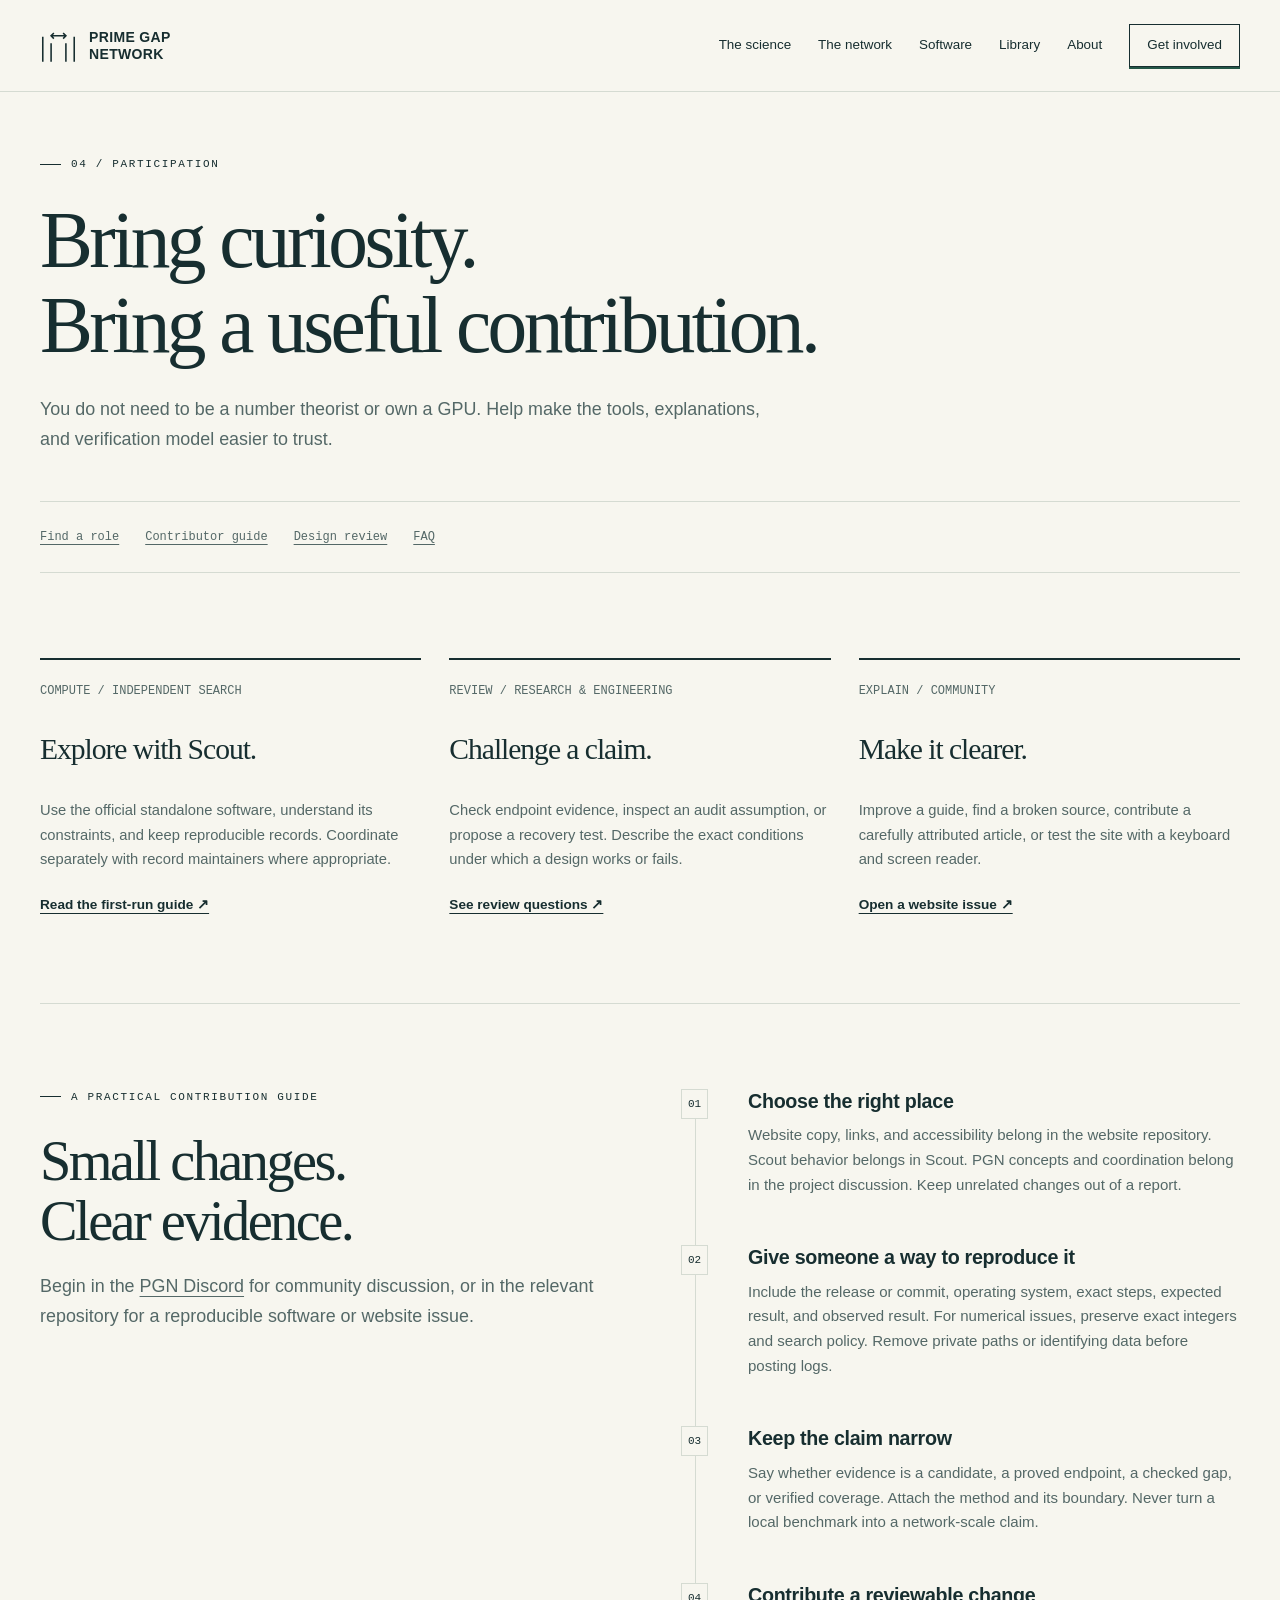
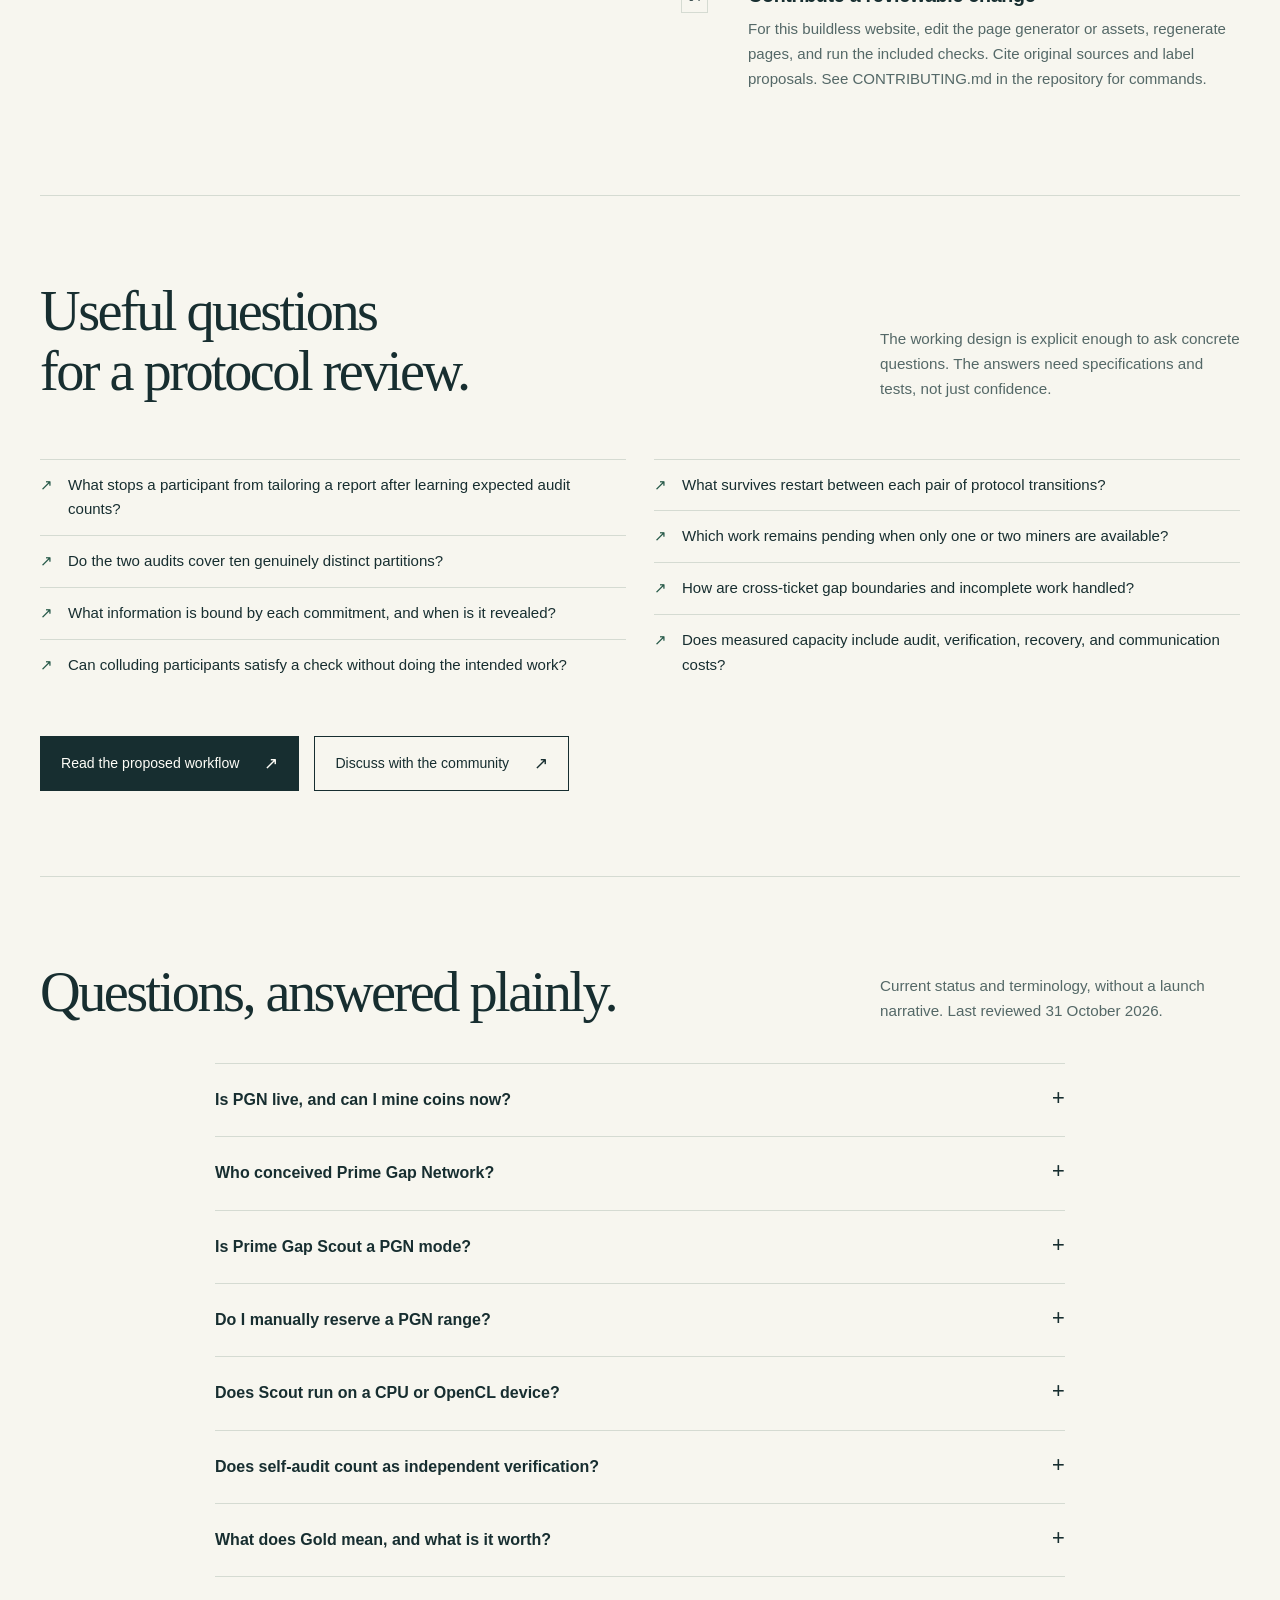
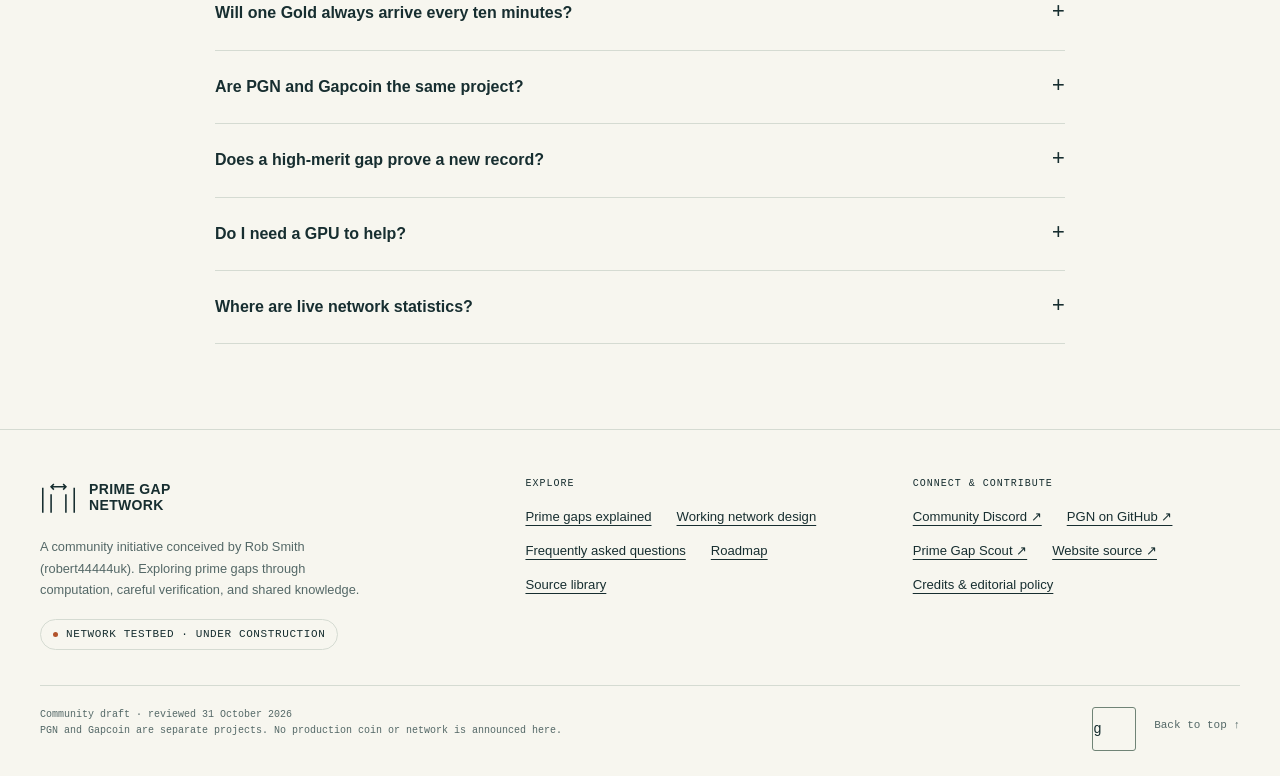
<file: participate.html>
<!doctype html>
<html lang="en"><head><meta charset="utf-8"><meta name="viewport" content="width=device-width,initial-scale=1"><meta name="theme-color" content="#172e30"><title>Get involved and frequently asked questions · Prime Gap Network</title><meta name="description" content="Join the PGN community, contribute research or documentation, review the working network design, and read the FAQ."><link rel="canonical" href="https://wizz13150.github.io/prime-gap-network.github.io/participate.html"><meta property="og:type" content="website"><meta property="og:title" content="Get involved and frequently asked questions · Prime Gap Network"><meta property="og:description" content="Join the PGN community, contribute research or documentation, review the working network design, and read the FAQ."><meta property="og:url" content="https://wizz13150.github.io/prime-gap-network.github.io/participate.html"><link rel="icon" href="assets/favicon.ico" type="image/x-icon"><link rel="icon" href="assets/favicon.svg" type="image/svg+xml" sizes="any"><link rel="stylesheet" href="assets/style.css"><script src="assets/site.js" defer></script></head><body id="top"><a class="skip" href="#main">Skip to content</a><header class="header"><div class="nav-shell wrap"><a class="brand" href="./" aria-label="Prime Gap Network home"><svg aria-hidden="true" viewBox="0 0 40 40" fill="none" stroke="currentColor" stroke-width="1.7"><path d="M3 10v27M12 17v20M28 17v20M37 10v27M12 9h16M15 6l-3 3 3 3M25 6l3 3-3 3"/></svg><span>PRIME GAP<br>NETWORK</span></a><button class="menu" type="button" aria-controls="navigation" aria-expanded="false">Menu</button><nav class="nav" id="navigation" aria-label="Main navigation"><a href="learn.html">The science</a><a href="network.html">The network</a><a href="software.html">Software</a><a href="resources.html">Library</a><a href="about.html">About</a><a href="participate.html" aria-current="page" class="nav-join">Get involved</a></nav></div></header><main id="main" tabindex="-1"><section class="page-head wrap"><p class="eyebrow">04 / Participation</p><h1>Bring curiosity.<br>Bring a useful contribution.</h1><p class="lead">You do not need to be a number theorist or own a GPU. Help make the tools, explanations, and verification model easier to trust.</p></section><nav class="contents wrap" aria-label="On this page"><a href="#paths">Find a role</a><a href="#guide">Contributor guide</a><a href="#review">Design review</a><a href="#faq">FAQ</a></nav><div class="wrap"><section class="section" id="paths"><div class="grid3"><article class="story"><span class="num">COMPUTE / INDEPENDENT SEARCH</span><h3>Explore with Scout.</h3><p>Use the official standalone software, understand its constraints, and keep reproducible records. Coordinate separately with record maintainers where appropriate.</p><a class="text-link" href="software.html#guide">Read the first-run guide ↗</a></article><article class="story"><span class="num">REVIEW / RESEARCH & ENGINEERING</span><h3>Challenge a claim.</h3><p>Check endpoint evidence, inspect an audit assumption, or propose a recovery test. Describe the exact conditions under which a design works or fails.</p><a class="text-link" href="#review">See review questions ↗</a></article><article class="story"><span class="num">EXPLAIN / COMMUNITY</span><h3>Make it clearer.</h3><p>Improve a guide, find a broken source, contribute a carefully attributed article, or test the site with a keyboard and screen reader.</p><a class="text-link" href="https://github.com/wizz13150/prime-gap-network.github.io/issues">Open a website issue ↗</a></article></div></section><section class="section split" id="guide"><div><p class="eyebrow">A practical contribution guide</p><h2>Small changes.<br>Clear evidence.</h2><p class="lead">Begin in the <a href="https://discord.gg/qZ2DerDMXQ">PGN Discord</a> for community discussion, or in the relevant repository for a reproducible software or website issue.</p></div><div><ol class="steps"><li><h3>Choose the right place</h3><p>Website copy, links, and accessibility belong in the website repository. Scout behavior belongs in Scout. PGN concepts and coordination belong in the project discussion. Keep unrelated changes out of a report.</p></li><li><h3>Give someone a way to reproduce it</h3><p>Include the release or commit, operating system, exact steps, expected result, and observed result. For numerical issues, preserve exact integers and search policy. Remove private paths or identifying data before posting logs.</p></li><li><h3>Keep the claim narrow</h3><p>Say whether evidence is a candidate, a proved endpoint, a checked gap, or verified coverage. Attach the method and its boundary. Never turn a local benchmark into a network-scale claim.</p></li><li><h3>Contribute a reviewable change</h3><p>For this buildless website, edit the page generator or assets, regenerate pages, and run the included checks. Cite original sources and label proposals. See CONTRIBUTING.md in the repository for commands.</p></li></ol></div></section><section class="section" id="review"><div class="section-top"><h2>Useful questions<br>for a protocol review.</h2><p>The working design is explicit enough to ask concrete questions. The answers need specifications and tests, not just confidence.</p></div><div class="grid2"><div><ul class="checks"><li>What stops a participant from tailoring a report after learning expected audit counts?</li><li>Do the two audits cover ten genuinely distinct partitions?</li><li>What information is bound by each commitment, and when is it revealed?</li><li>Can colluding participants satisfy a check without doing the intended work?</li></ul></div><div><ul class="checks"><li>What survives restart between each pair of protocol transitions?</li><li>Which work remains pending when only one or two miners are available?</li><li>How are cross-ticket gap boundaries and incomplete work handled?</li><li>Does measured capacity include audit, verification, recovery, and communication costs?</li></ul></div></div><div class="actions"><a class="button" href="network.html">Read the proposed workflow <span class="arrow" aria-hidden="true">↗</span></a><a class="button light" href="https://discord.gg/qZ2DerDMXQ">Discuss with the community <span class="arrow" aria-hidden="true">↗</span></a></div></section><section class="section" id="faq"><div class="section-top"><h2>Questions, answered plainly.</h2><p>Current status and terminology, without a launch narrative. Last reviewed 31 October 2026.</p></div><div class="reading"><details><summary>Is PGN live, and can I mine coins now?</summary><p>PGN Horizon, core, and network are a testbed under construction. This website announces no production launch, real coins, wallet, exchange listing, or production explorer. Reward and consensus rules remain design and testing work.</p></details><details><summary>Who conceived Prime Gap Network?</summary><p>Rob Smith, known as robert44444uk. The public PGN and website repositories explicitly credit his concept and initiative. Supporting software and community infrastructure are collaborative work.</p></details><details><summary>Is Prime Gap Scout a PGN mode?</summary><p>No. Scout is a separate standalone NVIDIA CUDA search tool. It does not require a wallet, pool, or blockchain connection. Its local ranges do not become network tickets.</p></details><details><summary>Do I manually reserve a PGN range?</summary><p>Not in Robert’s current working network design: an authority randomly issues tickets from a rolling pool. Historical community reservations and independent Scout search coordination are separate; consult their maintainers rather than assuming this website reserves anything.</p></details><details><summary>Does Scout run on a CPU or OpenCL device?</summary><p>The shipped search path described here is NVIDIA CUDA. CPU and OpenCL support are planned, not shipped. Check official release documentation for supported platforms and device constraints.</p></details><details><summary>Does self-audit count as independent verification?</summary><p>No. Repeating a calculation can catch errors, but it is not independent participation when the same actor performs it. The proposed network needs an explicit policy for operating with one or two miners without overstating independence.</p></details><details><summary>What does Gold mean, and what is it worth?</summary><p>Gold is a working qualifying-result category in the proposed reward model. Verified Gold closes an epoch in that model. Exact qualification, reward allocation, and retarget rules are still under design; no monetary value or payout is promised.</p></details><details><summary>Will one Gold always arrive every ten minutes?</summary><p>No. Roughly one verified Gold per ten minutes is a proposed difficulty objective based on measured capacity. It is not a guaranteed interval, measured current behavior, or an individual miner’s expected reward.</p></details><details><summary>Are PGN and Gapcoin the same project?</summary><p>No. Gapcoin is a separate project with its own software, chain, and documented history. Historical links in the library are background reading. They do not transfer Gapcoin’s supply, launch, releases, or results to PGN.</p></details><details><summary>Does a high-merit gap prove a new record?</summary><p>No. A record claim needs the appropriate endpoint and interior evidence, comparison with maintained tables, and any required coverage evidence. A first known occurrence and a proved first occurrence are different claims.</p></details><details><summary>Do I need a GPU to help?</summary><p>No. Explain a concept, review the proposed protocol, improve an English guide, check sources, report an accessibility problem, or help maintain accurate scientific records.</p></details><details><summary>Where are live network statistics?</summary><p>This draft has no live network data source. It deliberately displays no invented miner counts, hashrates, production throughput, rewards, or search-coverage counters. The homepage figure is a labelled small-number mathematical example.</p></details></div></section></div></main><footer class="footer"><div class="wrap"><div class="footer-grid"><div><a class="brand" href="./" aria-label="Prime Gap Network home"><svg aria-hidden="true" viewBox="0 0 40 40" fill="none" stroke="currentColor" stroke-width="1.7"><path d="M3 10v27M12 17v20M28 17v20M37 10v27M12 9h16M15 6l-3 3 3 3M25 6l3 3-3 3"/></svg><span>PRIME GAP<br>NETWORK</span></a><p>A community initiative conceived by Rob Smith (robert44444uk). Exploring prime gaps through computation, careful verification, and shared knowledge.</p><span class="pill">Network testbed · under construction</span></div><div><div class="footer-title">Explore</div><div class="footer-links"><a href="learn.html">Prime gaps explained</a><a href="network.html">Working network design</a><a href="participate.html#faq">Frequently asked questions</a><a href="about.html#roadmap">Roadmap</a><a href="resources.html">Source library</a></div></div><div><div class="footer-title">Connect & contribute</div><div class="footer-links"><a href="https://discord.gg/qZ2DerDMXQ">Community Discord ↗</a><a href="https://github.com/wizz13150/prime-gap-network">PGN on GitHub ↗</a><a href="https://github.com/wizz13150/prime-gap-scout">Prime Gap Scout ↗</a><a href="https://github.com/wizz13150/prime-gap-network.github.io">Website source ↗</a><a href="about.html#credits">Credits & editorial policy</a></div></div></div><div class="footer-bottom"><span>Community draft · reviewed 31 October 2026<br>PGN and Gapcoin are separate projects. No production coin or network is announced here.</span><div class="footer-actions"><details class="literary-egg" id="literary-detour"><summary title="A short literary note"><span aria-hidden="true">g</span><span class="sr-only">A short literary note</span></summary><div class="egg-note"><svg class="egg-vignette" viewBox="0 0 240 68" aria-hidden="true" fill="none" stroke="currentColor" stroke-width="1.5"><path d="m136 31 27-12 27 12v25l-27 11-27-11zM136 31l27 12 27-12M163 43v24M176 17l5-6 7 1 4-4M188 12l2 7M39 16h34v36H39zM91 15v8M87 19h8M213 35v8M209 39h8"/><text x="56" y="41" fill="currentColor" stroke="none" font-family="Georgia,serif" font-size="25" text-anchor="middle">g</text></svg><p class="egg-kicker">One small key. A very long wait.</p><p>R. A. Lafferty’s <cite>Been A Long, Long Time</cite> turns random typing into a cosmic waiting game, with an unforgiving final check.</p><p>A fictional wink at patience and verification, separate from PGN’s mathematical evidence.</p><p class="egg-note-status">A short literary note. The complete story is not included on this page.</p><a class="visual-study-link" href="interlude.html">Open the technical visual study →</a><span class="egg-attribution">Fiction by R. A. Lafferty</span></div></details><a class="back-top" href="#top">Back to top ↑</a></div></div></div></footer></body></html>
</file>
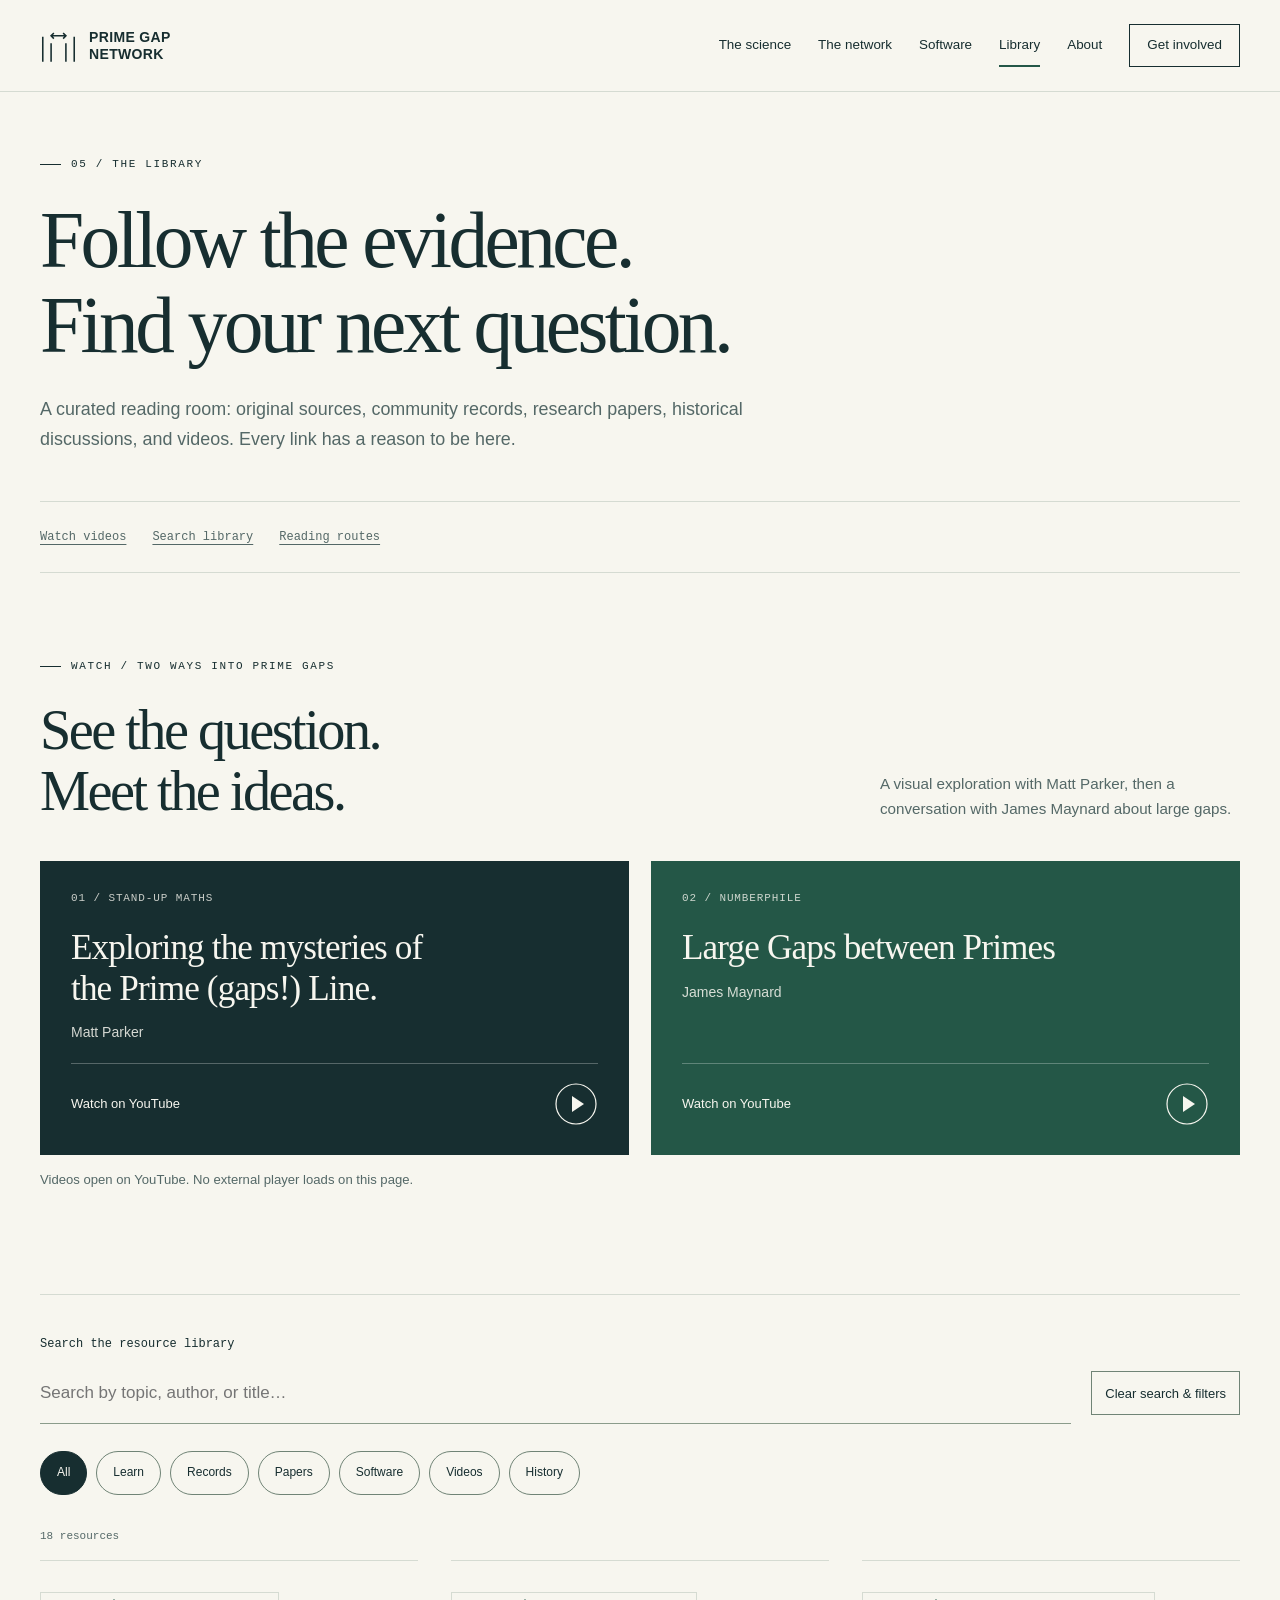
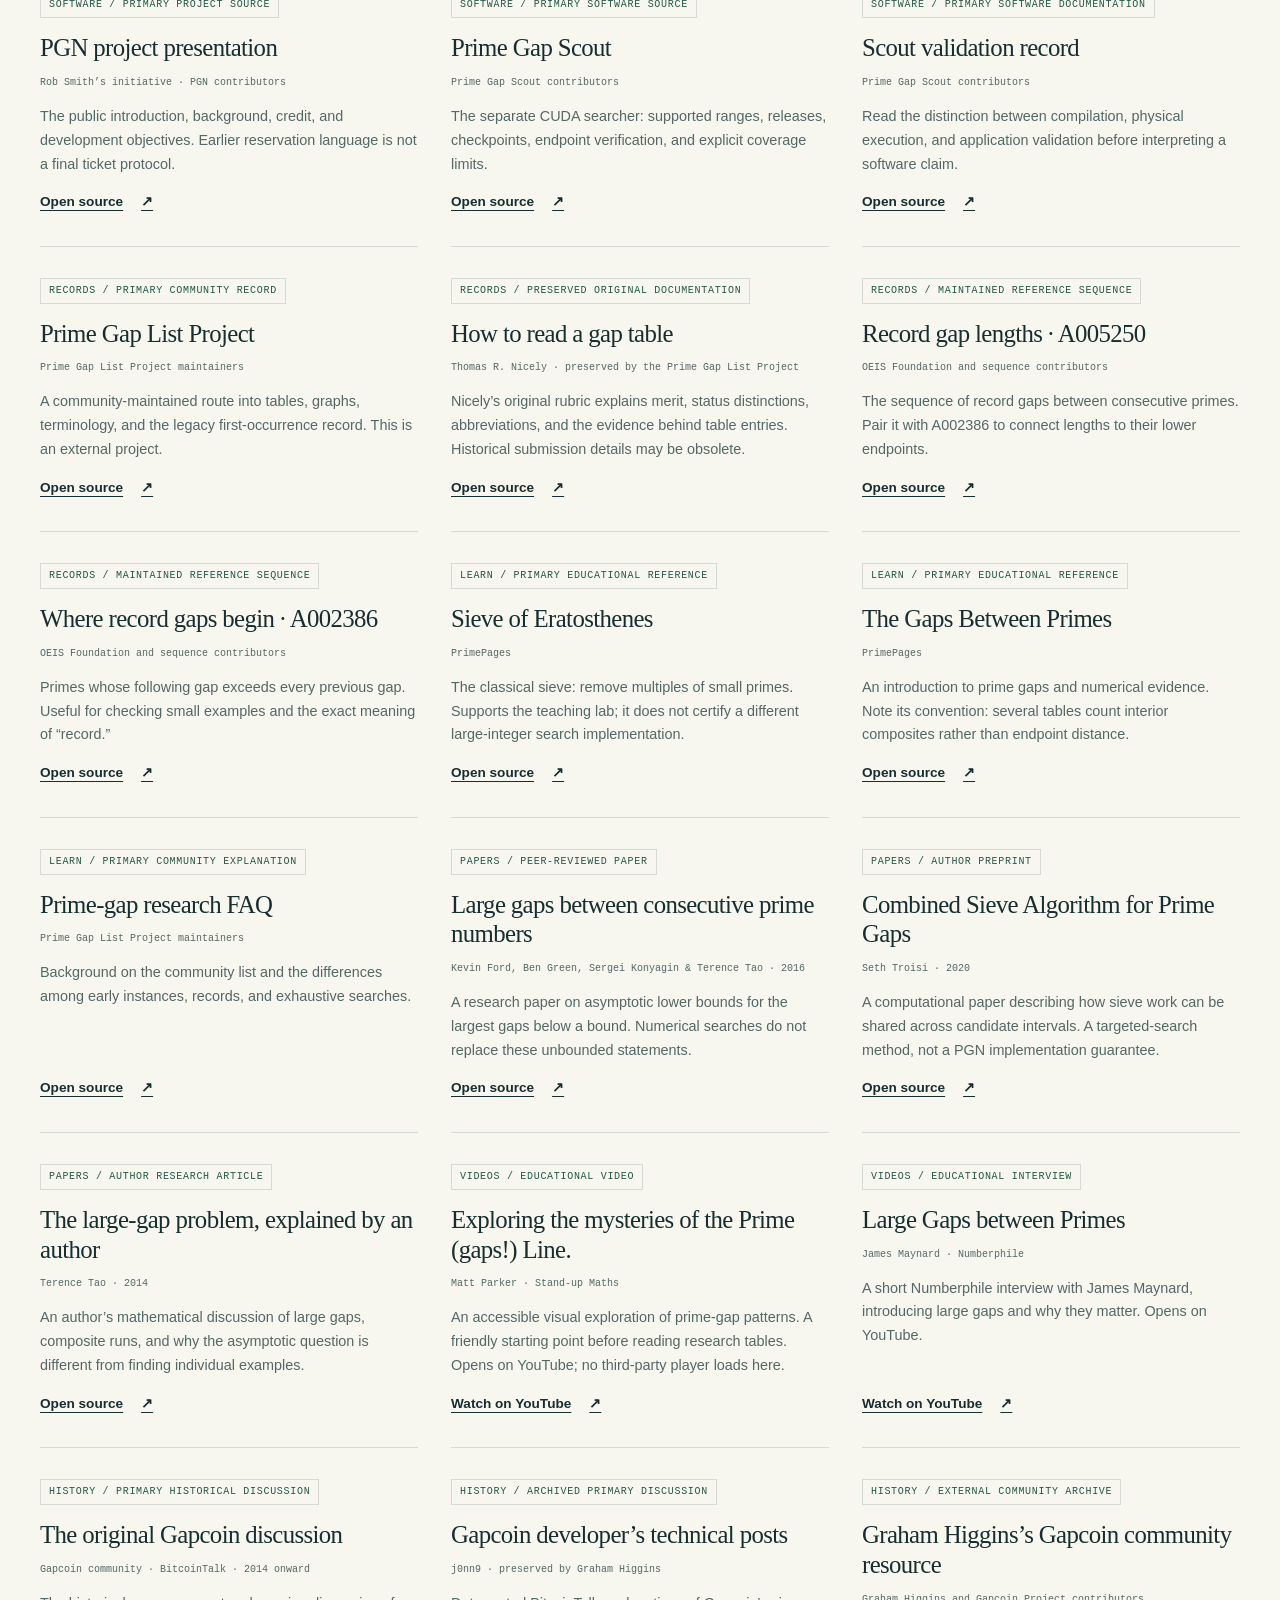
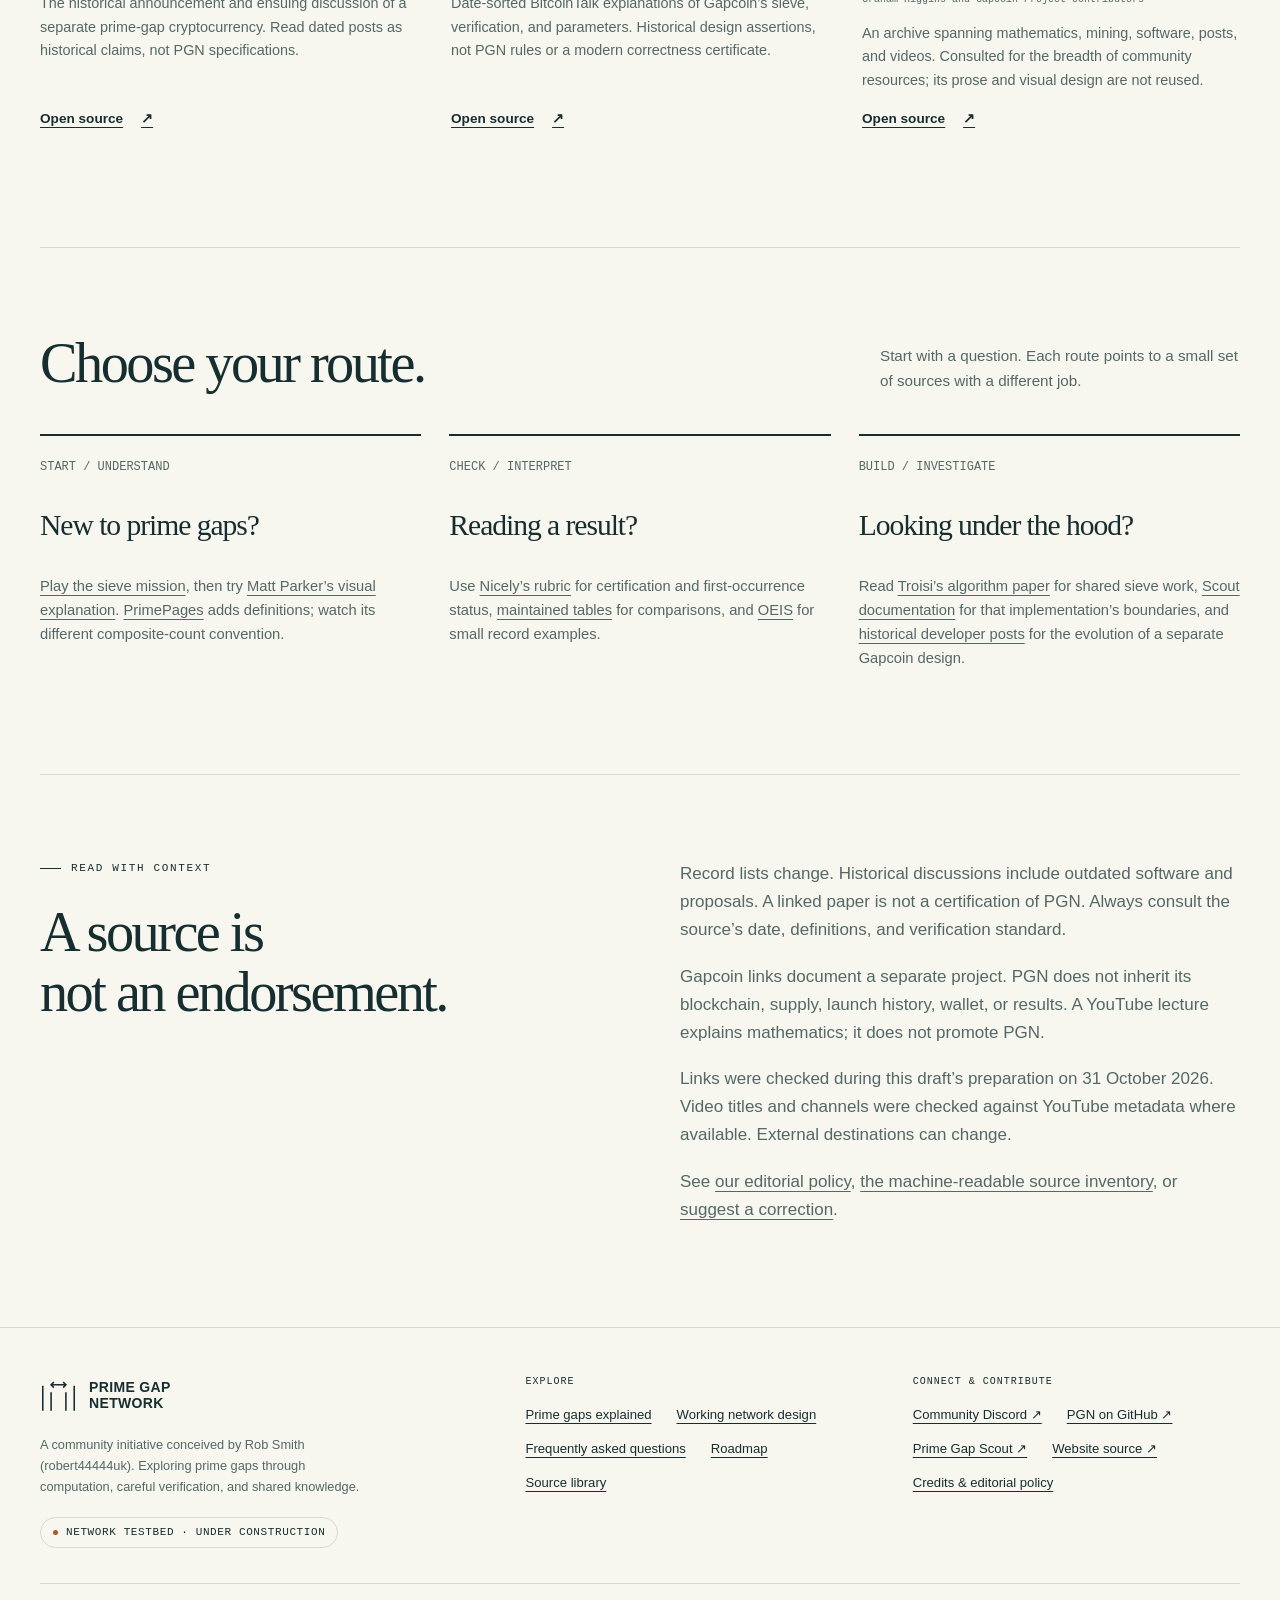
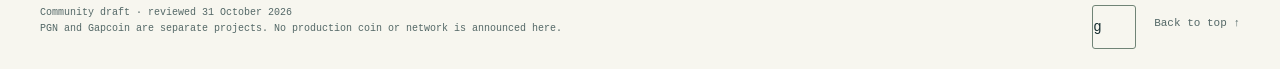
<file: resources.html>
<!doctype html>
<html lang="en"><head><meta charset="utf-8"><meta name="viewport" content="width=device-width,initial-scale=1"><meta name="theme-color" content="#172e30"><title>Research and community resource library · Prime Gap Network</title><meta name="description" content="Curated prime-gap papers, record tables, BitcoinTalk history, educational YouTube videos, and primary PGN and Scout documentation."><link rel="canonical" href="https://wizz13150.github.io/prime-gap-network.github.io/resources.html"><meta property="og:type" content="website"><meta property="og:title" content="Research and community resource library · Prime Gap Network"><meta property="og:description" content="Curated prime-gap papers, record tables, BitcoinTalk history, educational YouTube videos, and primary PGN and Scout documentation."><meta property="og:url" content="https://wizz13150.github.io/prime-gap-network.github.io/resources.html"><link rel="icon" href="assets/favicon.ico" type="image/x-icon"><link rel="icon" href="assets/favicon.svg" type="image/svg+xml" sizes="any"><link rel="stylesheet" href="assets/style.css"><script src="assets/site.js" defer></script></head><body id="top"><a class="skip" href="#main">Skip to content</a><header class="header"><div class="nav-shell wrap"><a class="brand" href="./" aria-label="Prime Gap Network home"><svg aria-hidden="true" viewBox="0 0 40 40" fill="none" stroke="currentColor" stroke-width="1.7"><path d="M3 10v27M12 17v20M28 17v20M37 10v27M12 9h16M15 6l-3 3 3 3M25 6l3 3-3 3"/></svg><span>PRIME GAP<br>NETWORK</span></a><button class="menu" type="button" aria-controls="navigation" aria-expanded="false">Menu</button><nav class="nav" id="navigation" aria-label="Main navigation"><a href="learn.html">The science</a><a href="network.html">The network</a><a href="software.html">Software</a><a href="resources.html" aria-current="page">Library</a><a href="about.html">About</a><a href="participate.html" class="nav-join">Get involved</a></nav></div></header><main id="main" tabindex="-1"><section class="page-head wrap"><p class="eyebrow">05 / The library</p><h1>Follow the evidence.<br>Find your next question.</h1><p class="lead">A curated reading room: original sources, community records, research papers, historical discussions, and videos. Every link has a reason to be here.</p></section><nav class="contents wrap" aria-label="On this page"><a href="#watch">Watch videos</a><a href="#library-search">Search library</a><a href="#reading-routes">Reading routes</a></nav><div class="wrap"><section class="section featured-videos" id="watch"><div class="section-top"><div><p class="eyebrow">Watch / two ways into prime gaps</p><h2>See the question.<br>Meet the ideas.</h2></div><p class="lead">A visual exploration with Matt Parker, then a conversation with James Maynard about large gaps.</p></div><div class="video-features"><a class="video-feature" href="https://www.youtube.com/watch?v=SMsTXQYgbiQ"><span class="video-feature-channel">01 / Stand-up Maths</span><h3>Exploring the mysteries of the Prime (gaps!) Line.</h3><p>Matt Parker</p><span class="video-feature-action">Watch on YouTube <svg aria-hidden="true" viewBox="0 0 44 44"><circle cx="22" cy="22" r="20"/><path d="m18 14 12 8-12 8z"/></svg></span></a><a class="video-feature" href="https://www.youtube.com/watch?v=BH1GMGDYndo"><span class="video-feature-channel">02 / Numberphile</span><h3>Large Gaps between Primes</h3><p>James Maynard</p><span class="video-feature-action">Watch on YouTube <svg aria-hidden="true" viewBox="0 0 44 44"><circle cx="22" cy="22" r="20"/><path d="m18 14 12 8-12 8z"/></svg></span></a></div><p class="small muted video-feature-note">Videos open on YouTube. No external player loads on this page.</p></section><section class="section" id="library-search" style="padding-top:40px"><label class="search-label" for="resource-search">Search the resource library</label><div class="search-row"><input class="search" type="search" id="resource-search" placeholder="Search by topic, author, or title…" autocomplete="off" maxlength="160" disabled><button type="button" class="quiet-button" id="reset-library" disabled>Clear search &amp; filters</button></div><div class="filters" role="group" aria-label="Filter resources by category"><button type="button" data-filter="all" disabled aria-pressed="true">All</button><button type="button" data-filter="learn" disabled aria-pressed="false">Learn</button><button type="button" data-filter="records" disabled aria-pressed="false">Records</button><button type="button" data-filter="papers" disabled aria-pressed="false">Papers</button><button type="button" data-filter="software" disabled aria-pressed="false">Software</button><button type="button" data-filter="videos" disabled aria-pressed="false">Videos</button><button type="button" data-filter="history" disabled aria-pressed="false">History</button></div><p class="inline-index" id="resource-count" aria-live="polite">18 resources</p><noscript><p class="small">All resources are listed below. JavaScript enables search and category filters.</p></noscript><div class="resource-grid"><article class="resource" id="source-pgn" data-category="software"><div><span class="tag">Software / Primary project source</span><h3>PGN project presentation</h3><p class="byline">Rob Smith’s initiative · PGN contributors</p><p>The public introduction, background, credit, and development objectives. Earlier reservation language is not a final ticket protocol.</p></div><a class="text-link" href="https://github.com/wizz13150/prime-gap-network">Open source <span aria-hidden="true">↗</span></a></article><article class="resource" id="source-scout" data-category="software"><div><span class="tag">Software / Primary software source</span><h3>Prime Gap Scout</h3><p class="byline">Prime Gap Scout contributors</p><p>The separate CUDA searcher: supported ranges, releases, checkpoints, endpoint verification, and explicit coverage limits.</p></div><a class="text-link" href="https://github.com/wizz13150/prime-gap-scout">Open source <span aria-hidden="true">↗</span></a></article><article class="resource" id="source-scout-validation" data-category="software"><div><span class="tag">Software / Primary software documentation</span><h3>Scout validation record</h3><p class="byline">Prime Gap Scout contributors</p><p>Read the distinction between compilation, physical execution, and application validation before interpreting a software claim.</p></div><a class="text-link" href="https://github.com/wizz13150/prime-gap-scout/blob/main/Docs/VALIDATION.md">Open source <span aria-hidden="true">↗</span></a></article><article class="resource" id="source-records" data-category="records"><div><span class="tag">Records / Primary community record</span><h3>Prime Gap List Project</h3><p class="byline">Prime Gap List Project maintainers</p><p>A community-maintained route into tables, graphs, terminology, and the legacy first-occurrence record. This is an external project.</p></div><a class="text-link" href="https://primegap-list-project.github.io/">Open source <span aria-hidden="true">↗</span></a></article><article class="resource" id="source-nicely" data-category="records"><div><span class="tag">Records / Preserved original documentation</span><h3>How to read a gap table</h3><p class="byline">Thomas R. Nicely · preserved by the Prime Gap List Project</p><p>Nicely’s original rubric explains merit, status distinctions, abbreviations, and the evidence behind table entries. Historical submission details may be obsolete.</p></div><a class="text-link" href="https://primegap-list-project.github.io/drtrnicely-format-legacy/">Open source <span aria-hidden="true">↗</span></a></article><article class="resource" id="source-oeis-gap" data-category="records"><div><span class="tag">Records / Maintained reference sequence</span><h3>Record gap lengths · A005250</h3><p class="byline">OEIS Foundation and sequence contributors</p><p>The sequence of record gaps between consecutive primes. Pair it with A002386 to connect lengths to their lower endpoints.</p></div><a class="text-link" href="https://oeis.org/A005250">Open source <span aria-hidden="true">↗</span></a></article><article class="resource" id="source-oeis-start" data-category="records"><div><span class="tag">Records / Maintained reference sequence</span><h3>Where record gaps begin · A002386</h3><p class="byline">OEIS Foundation and sequence contributors</p><p>Primes whose following gap exceeds every previous gap. Useful for checking small examples and the exact meaning of “record.”</p></div><a class="text-link" href="https://oeis.org/A002386">Open source <span aria-hidden="true">↗</span></a></article><article class="resource" id="source-sieve" data-category="learn"><div><span class="tag">Learn / Primary educational reference</span><h3>Sieve of Eratosthenes</h3><p class="byline">PrimePages</p><p>The classical sieve: remove multiples of small primes. Supports the teaching lab; it does not certify a different large-integer search implementation.</p></div><a class="text-link" href="https://t5k.org/glossary/page.php?sort=SieveOfEratosthenes">Open source <span aria-hidden="true">↗</span></a></article><article class="resource" id="source-primepages" data-category="learn"><div><span class="tag">Learn / Primary educational reference</span><h3>The Gaps Between Primes</h3><p class="byline">PrimePages</p><p>An introduction to prime gaps and numerical evidence. Note its convention: several tables count interior composites rather than endpoint distance.</p></div><a class="text-link" href="https://t5k.org/notes/gaps.html">Open source <span aria-hidden="true">↗</span></a></article><article class="resource" id="source-faq" data-category="learn"><div><span class="tag">Learn / Primary community explanation</span><h3>Prime-gap research FAQ</h3><p class="byline">Prime Gap List Project maintainers</p><p>Background on the community list and the differences among early instances, records, and exhaustive searches.</p></div><a class="text-link" href="https://primegap-list-project.github.io/faq/">Open source <span aria-hidden="true">↗</span></a></article><article class="resource" id="source-large-gaps" data-category="papers"><div><span class="tag">Papers / Peer-reviewed paper</span><h3>Large gaps between consecutive prime numbers</h3><p class="byline">Kevin Ford, Ben Green, Sergei Konyagin &amp; Terence Tao · 2016</p><p>A research paper on asymptotic lower bounds for the largest gaps below a bound. Numerical searches do not replace these unbounded statements.</p></div><a class="text-link" href="https://annals.math.princeton.edu/2016/183-3/p04">Open source <span aria-hidden="true">↗</span></a></article><article class="resource" id="source-combined-sieve" data-category="papers"><div><span class="tag">Papers / Author preprint</span><h3>Combined Sieve Algorithm for Prime Gaps</h3><p class="byline">Seth Troisi · 2020</p><p>A computational paper describing how sieve work can be shared across candidate intervals. A targeted-search method, not a PGN implementation guarantee.</p></div><a class="text-link" href="https://arxiv.org/abs/2012.03771">Open source <span aria-hidden="true">↗</span></a></article><article class="resource" id="source-tao" data-category="papers"><div><span class="tag">Papers / Author research article</span><h3>The large-gap problem, explained by an author</h3><p class="byline">Terence Tao · 2014</p><p>An author’s mathematical discussion of large gaps, composite runs, and why the asymptotic question is different from finding individual examples.</p></div><a class="text-link" href="https://terrytao.wordpress.com/2014/08/21/large-gaps-between-consecutive-prime-numbers/">Open source <span aria-hidden="true">↗</span></a></article><article class="resource" id="source-video-parker" data-category="videos"><div><span class="tag">Videos / Educational video</span><h3>Exploring the mysteries of the Prime (gaps!) Line.</h3><p class="byline">Matt Parker · Stand-up Maths</p><p>An accessible visual exploration of prime-gap patterns. A friendly starting point before reading research tables. Opens on YouTube; no third-party player loads here.</p></div><a class="text-link" href="https://www.youtube.com/watch?v=SMsTXQYgbiQ">Watch on YouTube <span aria-hidden="true">↗</span></a></article><article class="resource" id="source-video-maynard" data-category="videos"><div><span class="tag">Videos / Educational interview</span><h3>Large Gaps between Primes</h3><p class="byline">James Maynard · Numberphile</p><p>A short Numberphile interview with James Maynard, introducing large gaps and why they matter. Opens on YouTube.</p></div><a class="text-link" href="https://www.youtube.com/watch?v=BH1GMGDYndo">Watch on YouTube <span aria-hidden="true">↗</span></a></article><article class="resource" id="source-bitcointalk" data-category="history"><div><span class="tag">History / Primary historical discussion</span><h3>The original Gapcoin discussion</h3><p class="byline">Gapcoin community · BitcoinTalk · 2014 onward</p><p>The historical announcement and ensuing discussion of a separate prime-gap cryptocurrency. Read dated posts as historical claims, not PGN specifications.</p></div><a class="text-link" href="https://bitcointalk.org/index.php?topic=822498.0">Open source <span aria-hidden="true">↗</span></a></article><article class="resource" id="source-j0nn9" data-category="history"><div><span class="tag">History / Archived primary discussion</span><h3>Gapcoin developer’s technical posts</h3><p class="byline">j0nn9 · preserved by Graham Higgins</p><p>Date-sorted BitcoinTalk explanations of Gapcoin’s sieve, verification, and parameters. Historical design assertions, not PGN rules or a modern correctness certificate.</p></div><a class="text-link" href="https://gapcoin-project.github.io/j0nn9-technotes/">Open source <span aria-hidden="true">↗</span></a></article><article class="resource" id="source-gapcoin" data-category="history"><div><span class="tag">History / External community archive</span><h3>Graham Higgins’s Gapcoin community resource</h3><p class="byline">Graham Higgins and Gapcoin Project contributors</p><p>An archive spanning mathematics, mining, software, posts, and videos. Consulted for the breadth of community resources; its prose and visual design are not reused.</p></div><a class="text-link" href="https://gapcoin-project.github.io/">Open source <span aria-hidden="true">↗</span></a></article></div><p class="no-results" id="no-results" hidden>No resources match. Try another term or select All.</p></section><section class="section" id="reading-routes"><div class="section-top"><h2>Choose your route.</h2><p>Start with a question. Each route points to a small set of sources with a different job.</p></div><div class="grid3"><article class="story"><span class="num">START / UNDERSTAND</span><h3>New to prime gaps?</h3><p><a href="learn.html#sieve-lab">Play the sieve mission</a>, then try <a href="#source-video-parker">Matt Parker’s visual explanation</a>. <a href="#source-primepages">PrimePages</a> adds definitions; watch its different composite-count convention.</p></article><article class="story"><span class="num">CHECK / INTERPRET</span><h3>Reading a result?</h3><p>Use <a href="#source-nicely">Nicely’s rubric</a> for certification and first-occurrence status, <a href="#source-records">maintained tables</a> for comparisons, and <a href="#source-oeis-gap">OEIS</a> for small record examples.</p></article><article class="story"><span class="num">BUILD / INVESTIGATE</span><h3>Looking under the hood?</h3><p>Read <a href="#source-combined-sieve">Troisi’s algorithm paper</a> for shared sieve work, <a href="#source-scout">Scout documentation</a> for that implementation’s boundaries, and <a href="#source-j0nn9">historical developer posts</a> for the evolution of a separate Gapcoin design.</p></article></div></section><section class="section split"><div><p class="eyebrow">Read with context</p><h2>A source is<br>not an endorsement.</h2></div><div class="prose"><p>Record lists change. Historical discussions include outdated software and proposals. A linked paper is not a certification of PGN. Always consult the source’s date, definitions, and verification standard.</p><p>Gapcoin links document a separate project. PGN does not inherit its blockchain, supply, launch history, wallet, or results. A YouTube lecture explains mathematics; it does not promote PGN.</p><p>Links were checked during this draft’s preparation on 31 October 2026. Video titles and channels were checked against YouTube metadata where available. External destinations can change.</p><p>See <a href="about.html#editorial">our editorial policy</a>, <a href="sources.json">the machine-readable source inventory</a>, or <a href="https://github.com/wizz13150/prime-gap-network.github.io/issues">suggest a correction</a>.</p></div></section></div></main><footer class="footer"><div class="wrap"><div class="footer-grid"><div><a class="brand" href="./" aria-label="Prime Gap Network home"><svg aria-hidden="true" viewBox="0 0 40 40" fill="none" stroke="currentColor" stroke-width="1.7"><path d="M3 10v27M12 17v20M28 17v20M37 10v27M12 9h16M15 6l-3 3 3 3M25 6l3 3-3 3"/></svg><span>PRIME GAP<br>NETWORK</span></a><p>A community initiative conceived by Rob Smith (robert44444uk). Exploring prime gaps through computation, careful verification, and shared knowledge.</p><span class="pill">Network testbed · under construction</span></div><div><div class="footer-title">Explore</div><div class="footer-links"><a href="learn.html">Prime gaps explained</a><a href="network.html">Working network design</a><a href="participate.html#faq">Frequently asked questions</a><a href="about.html#roadmap">Roadmap</a><a href="resources.html">Source library</a></div></div><div><div class="footer-title">Connect & contribute</div><div class="footer-links"><a href="https://discord.gg/qZ2DerDMXQ">Community Discord ↗</a><a href="https://github.com/wizz13150/prime-gap-network">PGN on GitHub ↗</a><a href="https://github.com/wizz13150/prime-gap-scout">Prime Gap Scout ↗</a><a href="https://github.com/wizz13150/prime-gap-network.github.io">Website source ↗</a><a href="about.html#credits">Credits & editorial policy</a></div></div></div><div class="footer-bottom"><span>Community draft · reviewed 31 October 2026<br>PGN and Gapcoin are separate projects. No production coin or network is announced here.</span><div class="footer-actions"><details class="literary-egg" id="literary-detour"><summary title="A short literary note"><span aria-hidden="true">g</span><span class="sr-only">A short literary note</span></summary><div class="egg-note"><svg class="egg-vignette" viewBox="0 0 240 68" aria-hidden="true" fill="none" stroke="currentColor" stroke-width="1.5"><path d="m136 31 27-12 27 12v25l-27 11-27-11zM136 31l27 12 27-12M163 43v24M176 17l5-6 7 1 4-4M188 12l2 7M39 16h34v36H39zM91 15v8M87 19h8M213 35v8M209 39h8"/><text x="56" y="41" fill="currentColor" stroke="none" font-family="Georgia,serif" font-size="25" text-anchor="middle">g</text></svg><p class="egg-kicker">One small key. A very long wait.</p><p>R. A. Lafferty’s <cite>Been A Long, Long Time</cite> turns random typing into a cosmic waiting game, with an unforgiving final check.</p><p>A fictional wink at patience and verification, separate from PGN’s mathematical evidence.</p><p class="egg-note-status">A short literary note. The complete story is not included on this page.</p><a class="visual-study-link" href="interlude.html">Open the technical visual study →</a><span class="egg-attribution">Fiction by R. A. Lafferty</span></div></details><a class="back-top" href="#top">Back to top ↑</a></div></div></div></footer></body></html>
</file>
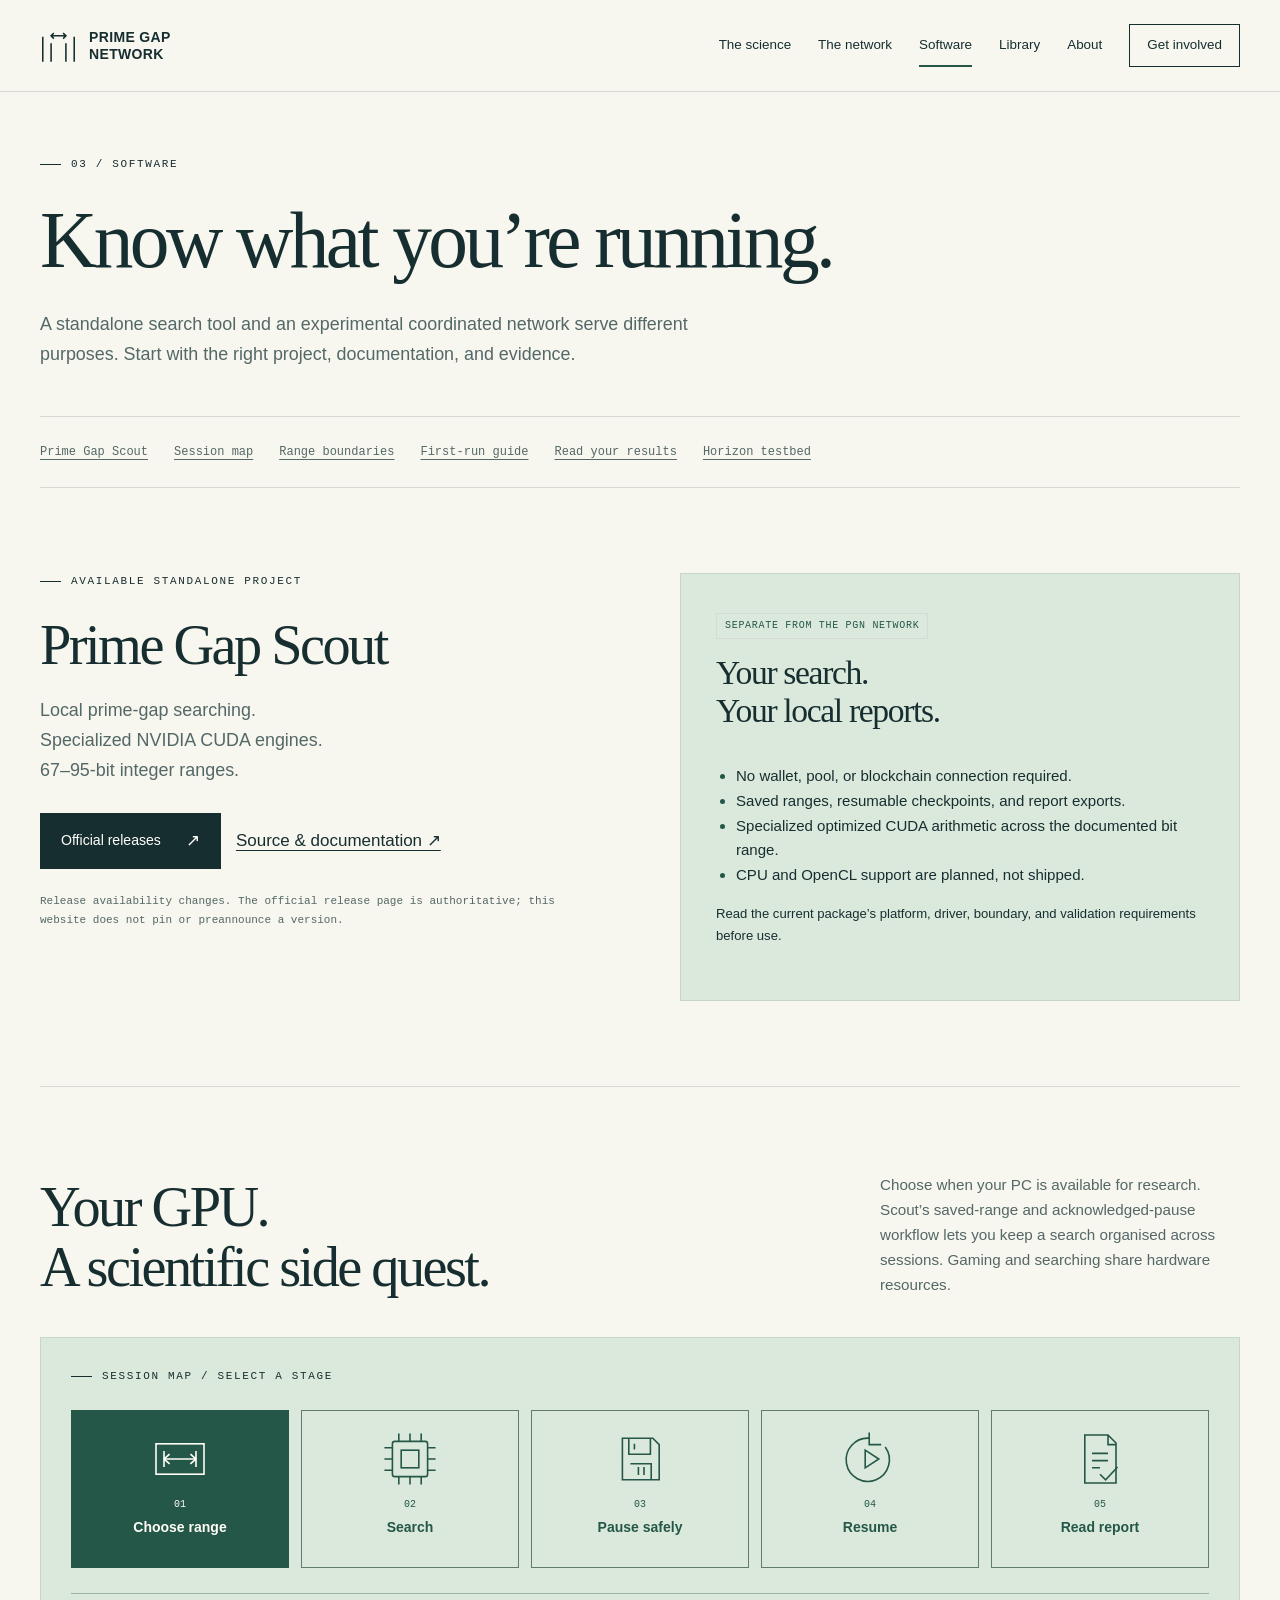
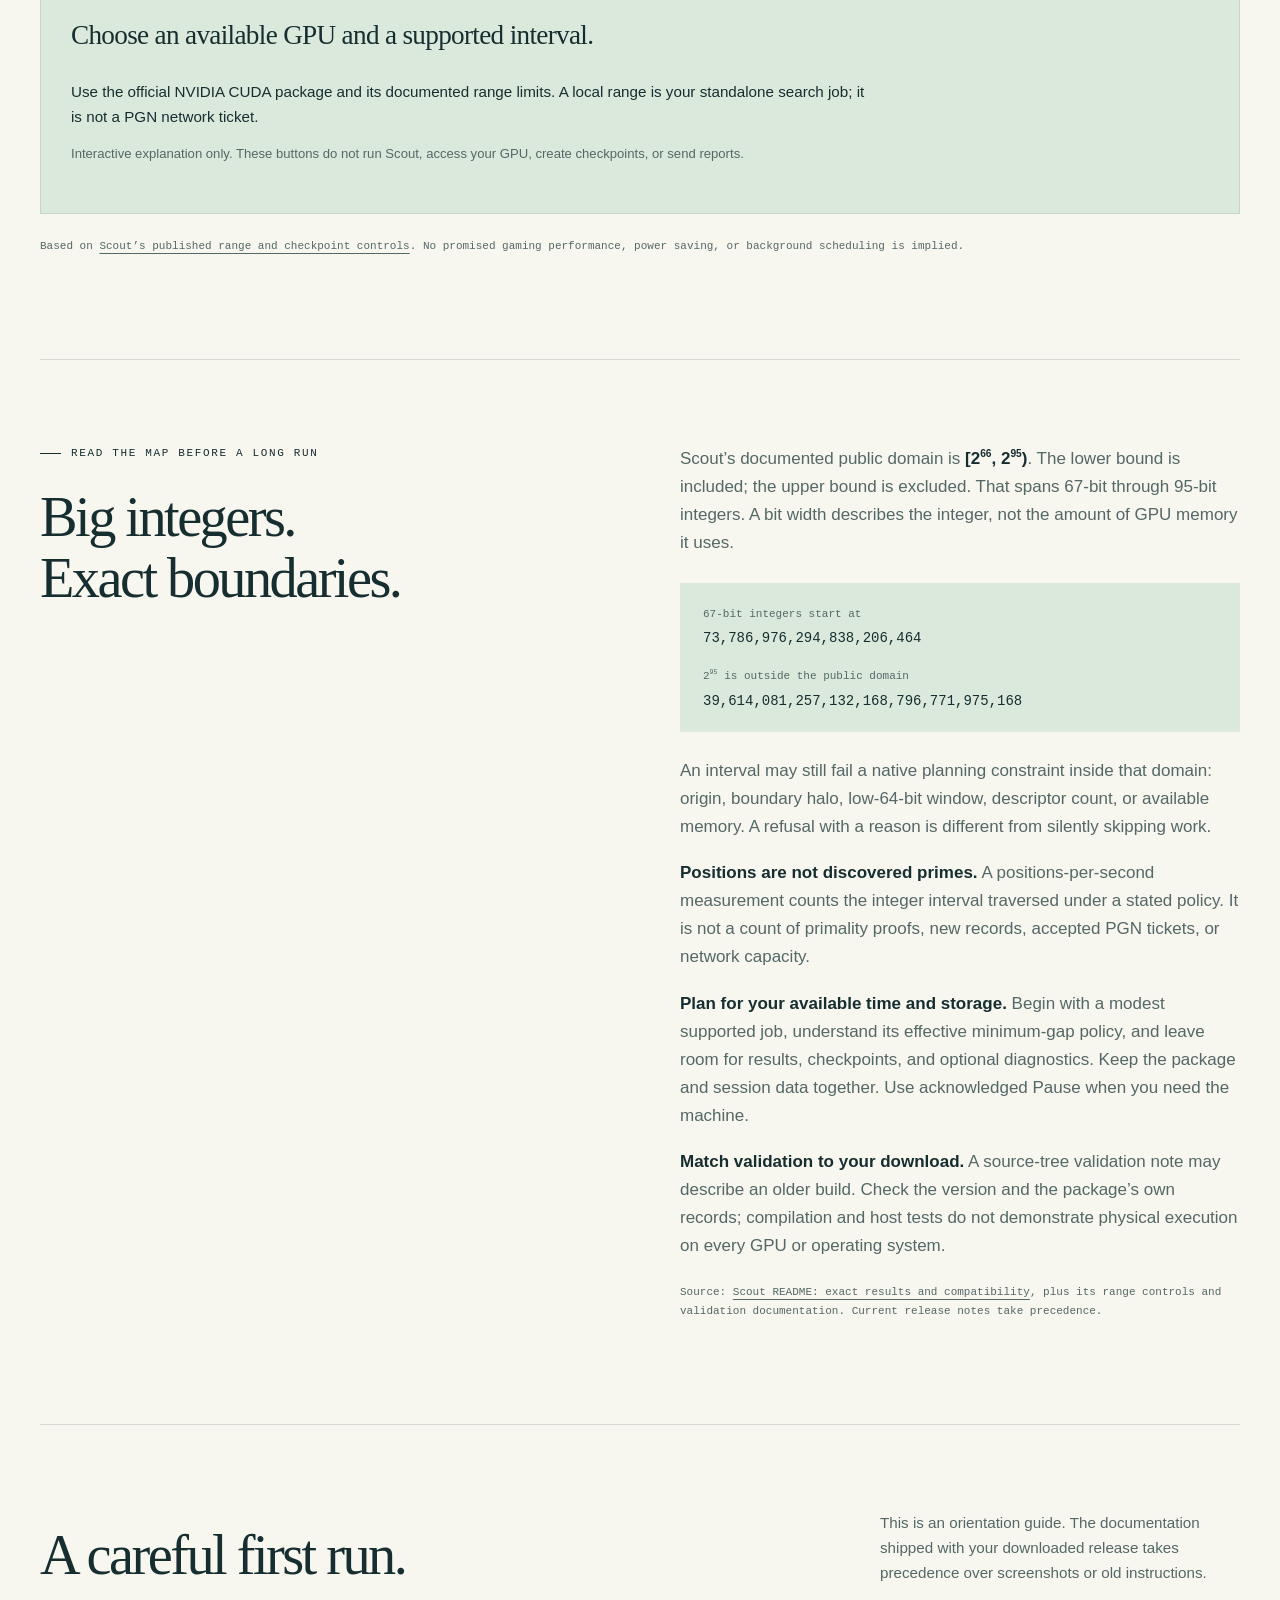
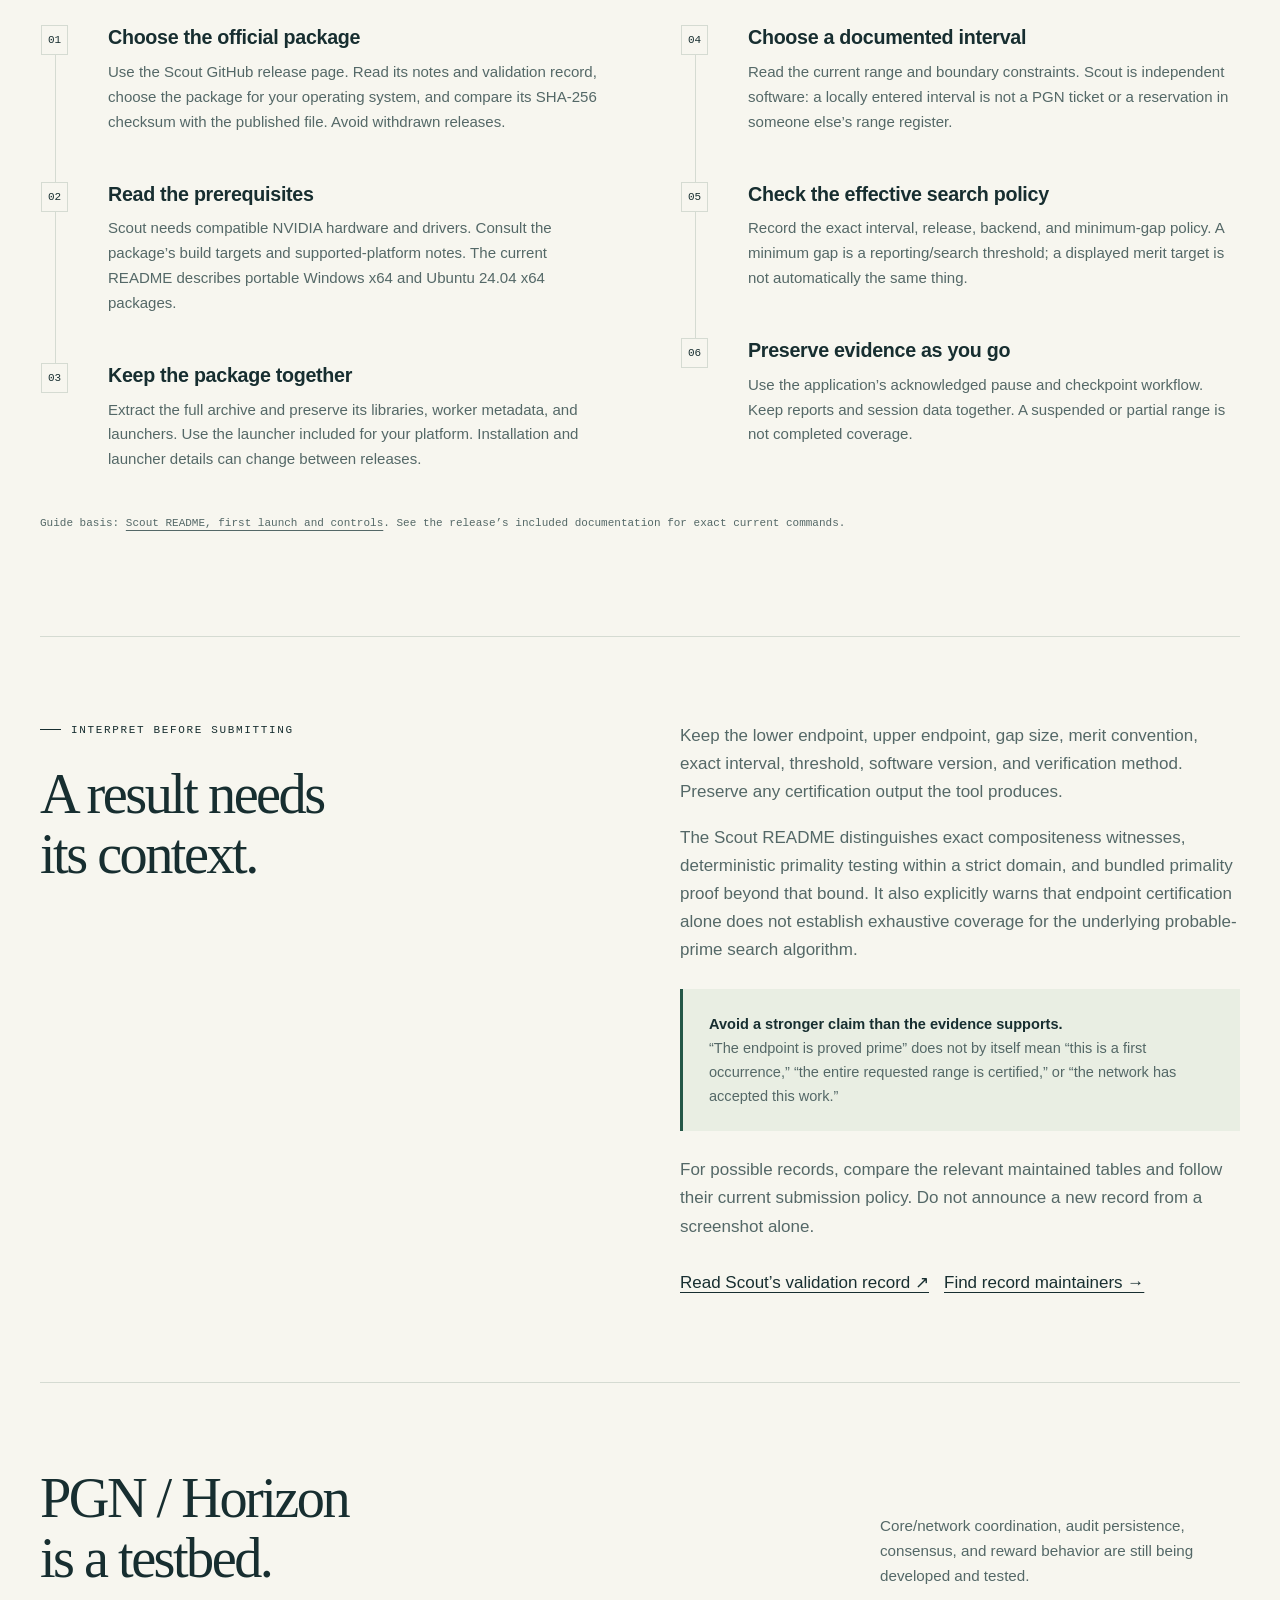
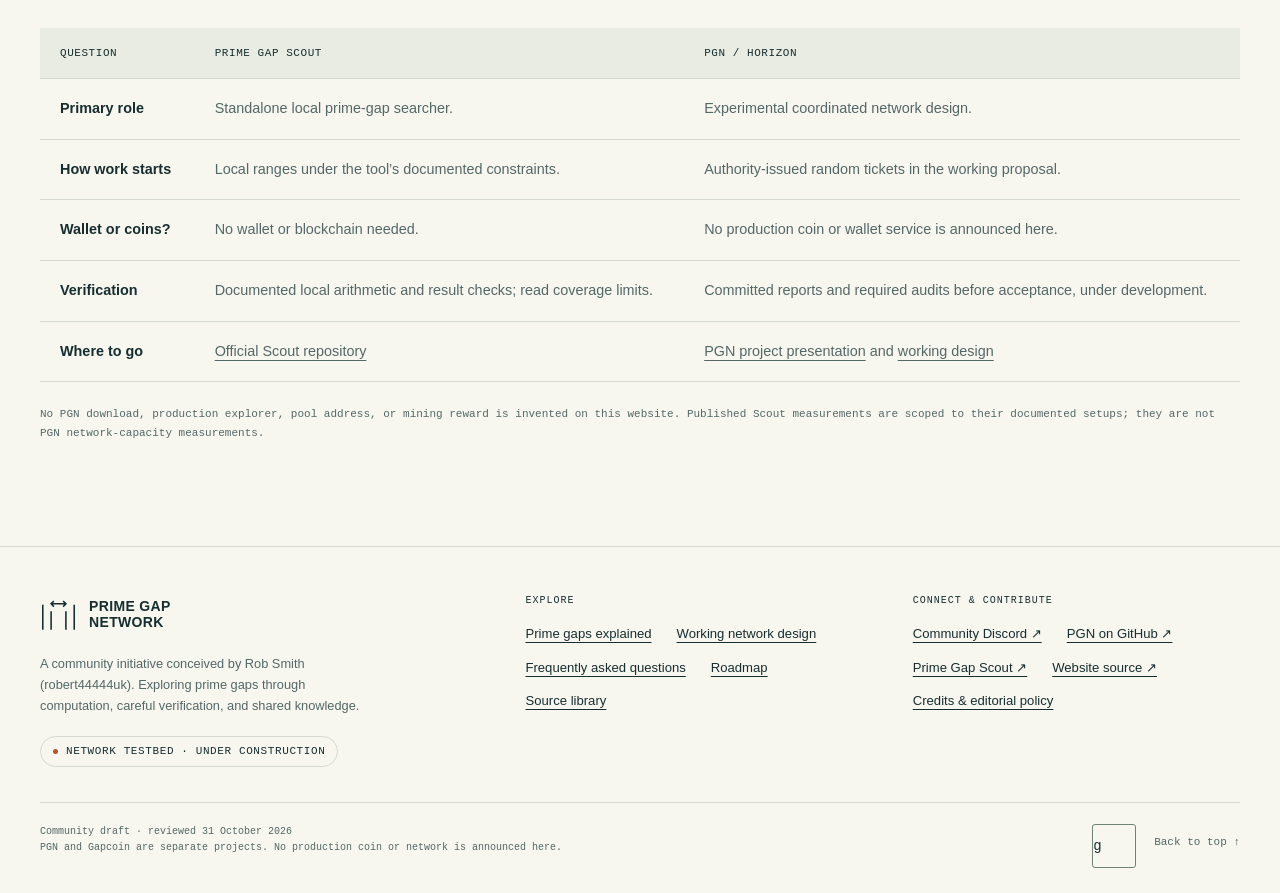
<file: software.html>
<!doctype html>
<html lang="en"><head><meta charset="utf-8"><meta name="viewport" content="width=device-width,initial-scale=1"><meta name="theme-color" content="#172e30"><title>Software and getting started · Prime Gap Network</title><meta name="description" content="Understand standalone Prime Gap Scout, its first-run workflow and evidence limits, and the separate PGN Horizon testbed."><link rel="canonical" href="https://wizz13150.github.io/prime-gap-network.github.io/software.html"><meta property="og:type" content="website"><meta property="og:title" content="Software and getting started · Prime Gap Network"><meta property="og:description" content="Understand standalone Prime Gap Scout, its first-run workflow and evidence limits, and the separate PGN Horizon testbed."><meta property="og:url" content="https://wizz13150.github.io/prime-gap-network.github.io/software.html"><link rel="icon" href="assets/favicon.ico" type="image/x-icon"><link rel="icon" href="assets/favicon.svg" type="image/svg+xml" sizes="any"><link rel="stylesheet" href="assets/style.css"><script src="assets/site.js" defer></script></head><body id="top"><a class="skip" href="#main">Skip to content</a><header class="header"><div class="nav-shell wrap"><a class="brand" href="./" aria-label="Prime Gap Network home"><svg aria-hidden="true" viewBox="0 0 40 40" fill="none" stroke="currentColor" stroke-width="1.7"><path d="M3 10v27M12 17v20M28 17v20M37 10v27M12 9h16M15 6l-3 3 3 3M25 6l3 3-3 3"/></svg><span>PRIME GAP<br>NETWORK</span></a><button class="menu" type="button" aria-controls="navigation" aria-expanded="false">Menu</button><nav class="nav" id="navigation" aria-label="Main navigation"><a href="learn.html">The science</a><a href="network.html">The network</a><a href="software.html" aria-current="page">Software</a><a href="resources.html">Library</a><a href="about.html">About</a><a href="participate.html" class="nav-join">Get involved</a></nav></div></header><main id="main" tabindex="-1"><section class="page-head wrap"><p class="eyebrow">03 / Software</p><h1>Know what you’re running.</h1><p class="lead">A standalone search tool and an experimental coordinated network serve different purposes. Start with the right project, documentation, and evidence.</p></section><nav class="contents wrap" aria-label="On this page"><a href="#scout">Prime Gap Scout</a><a href="#session-map">Session map</a><a href="#range-boundaries">Range boundaries</a><a href="#guide">First-run guide</a><a href="#results">Read your results</a><a href="#horizon">Horizon testbed</a></nav><div class="wrap"><section class="section split" id="scout"><div><p class="eyebrow">Available standalone project</p><h2>Prime Gap Scout</h2><p class="lead">Local prime-gap searching.<br>Specialized NVIDIA CUDA engines.<br>67–95-bit integer ranges.</p><div class="actions"><a class="button" href="https://github.com/wizz13150/prime-gap-scout/releases/latest">Official releases <span class="arrow" aria-hidden="true">↗</span></a><a href="https://github.com/wizz13150/prime-gap-scout">Source & documentation ↗</a></div><p class="source">Release availability changes. The official release page is authoritative; this website does not pin or preannounce a version.</p></div><div class="software-panel"><span class="tag">Separate from the PGN network</span><h3>Your search.<br>Your local reports.</h3><ul><li>No wallet, pool, or blockchain connection required.</li><li>Saved ranges, resumable checkpoints, and report exports.</li><li>Specialized optimized CUDA arithmetic across the documented bit range.</li><li>CPU and OpenCL support are planned, not shipped.</li></ul><p class="small">Read the current package’s platform, driver, boundary, and validation requirements before use.</p></div></section><section class="section" id="session-map"><div class="section-top"><h2>Your GPU.<br>A scientific side quest.</h2><p>Choose when your PC is available for research. Scout’s saved-range and acknowledged-pause workflow lets you keep a search organised across sessions. Gaming and searching share hardware resources.</p></div><div class="session-map"><p class="eyebrow">Session map / select a stage</p><div class="session-stages" role="group" aria-label="Explore a Scout session"><button type="button" data-session="0" aria-pressed="true" aria-controls="session-detail" disabled><svg aria-hidden="true" viewBox="0 0 80 80" fill="none" stroke="currentColor" stroke-width="2"><rect x="10" y="21" width="60" height="38"/><path d="M20 30v20M60 30v20M20 40h40M27 34l-7 6 7 6M53 34l7 6-7 6"/></svg><span>01</span><strong>Choose range</strong></button><button type="button" data-session="1" aria-pressed="false" aria-controls="session-detail" disabled><svg aria-hidden="true" viewBox="0 0 80 80" fill="none" stroke="currentColor" stroke-width="2"><rect x="18" y="18" width="44" height="44" rx="3"/><rect x="29" y="29" width="22" height="22"/><path d="M26 8v10M40 8v10M54 8v10M26 62v10M40 62v10M54 62v10M8 26h10M8 40h10M8 54h10M62 26h10M62 40h10M62 54h10"/></svg><span>02</span><strong>Search</strong></button><button type="button" data-session="2" aria-pressed="false" aria-controls="session-detail" disabled><svg aria-hidden="true" viewBox="0 0 80 80" fill="none" stroke="currentColor" stroke-width="2"><path d="M18 14h38l8 8v44H18zM26 14v20h27V14M28 46h26v20"/><path d="M33 21v7M38 50v10M45 50v10"/></svg><span>03</span><strong>Pause safely</strong></button><button type="button" data-session="3" aria-pressed="false" aria-controls="session-detail" disabled><svg aria-hidden="true" viewBox="0 0 80 80" fill="none" stroke="currentColor" stroke-width="2"><path d="M59 25a27 27 0 1 1-20-11M39 7v15h15"/><path d="m34 29 17 11-17 11z"/></svg><span>04</span><strong>Resume</strong></button><button type="button" data-session="4" aria-pressed="false" aria-controls="session-detail" disabled><svg aria-hidden="true" viewBox="0 0 80 80" fill="none" stroke="currentColor" stroke-width="2"><path d="M21 10h29l10 10v50H21zM50 10v12h10M30 33h20M30 42h20M30 51h10"/><path d="m40 59 7 7 15-16"/></svg><span>05</span><strong>Read report</strong></button></div><div class="session-detail" id="session-detail" role="status" aria-atomic="true"><h3 id="session-title">Choose an available GPU and a supported interval.</h3><p id="session-description">Use the official NVIDIA CUDA package and its documented range limits. A local range is your standalone search job; it is not a PGN network ticket.</p></div><p class="small muted">Interactive explanation only. These buttons do not run Scout, access your GPU, create checkpoints, or send reports.</p><noscript><p>Search uses your GPU. Pause must be acknowledged before treating the checkpoint as saved; compatible interrupted work can resume. A finished report still needs its verification and coverage context. Read the guide below for the full workflow.</p></noscript></div><p class="source">Based on <a href="https://github.com/wizz13150/prime-gap-scout#ranges-and-controls">Scout’s published range and checkpoint controls</a>. No promised gaming performance, power saving, or background scheduling is implied.</p></section><section class="section split" id="range-boundaries"><div><p class="eyebrow">Read the map before a long run</p><h2>Big integers.<br>Exact boundaries.</h2></div><div class="prose"><p>Scout’s documented public domain is <strong>[2<sup>66</sup>, 2<sup>95</sup>)</strong>. The lower bound is included; the upper bound is excluded. That spans 67-bit through 95-bit integers. A bit width describes the integer, not the amount of GPU memory it uses.</p><div class="range-example"><span>67-bit integers start at</span><code>73,786,976,294,838,206,464</code><span>2<sup>95</sup> is outside the public domain</span><code>39,614,081,257,132,168,796,771,975,168</code></div><p>An interval may still fail a native planning constraint inside that domain: origin, boundary halo, low-64-bit window, descriptor count, or available memory. A refusal with a reason is different from silently skipping work.</p><p><strong>Positions are not discovered primes.</strong> A positions-per-second measurement counts the integer interval traversed under a stated policy. It is not a count of primality proofs, new records, accepted PGN tickets, or network capacity.</p><p><strong>Plan for your available time and storage.</strong> Begin with a modest supported job, understand its effective minimum-gap policy, and leave room for results, checkpoints, and optional diagnostics. Keep the package and session data together. Use acknowledged Pause when you need the machine.</p><p><strong>Match validation to your download.</strong> A source-tree validation note may describe an older build. Check the version and the package’s own records; compilation and host tests do not demonstrate physical execution on every GPU or operating system.</p><p class="source">Source: <a href="https://github.com/wizz13150/prime-gap-scout#exact-results-and-compatibility">Scout README: exact results and compatibility</a>, plus its range controls and validation documentation. Current release notes take precedence.</p></div></section><section class="section" id="guide"><div class="section-top"><h2>A careful first run.</h2><p>This is an orientation guide. The documentation shipped with your downloaded release takes precedence over screenshots or old instructions.</p></div><div class="split"><div><ol class="steps"><li><h3>Choose the official package</h3><p>Use the Scout GitHub release page. Read its notes and validation record, choose the package for your operating system, and compare its SHA-256 checksum with the published file. Avoid withdrawn releases.</p></li><li><h3>Read the prerequisites</h3><p>Scout needs compatible NVIDIA hardware and drivers. Consult the package’s build targets and supported-platform notes. The current README describes portable Windows x64 and Ubuntu 24.04 x64 packages.</p></li><li><h3>Keep the package together</h3><p>Extract the full archive and preserve its libraries, worker metadata, and launchers. Use the launcher included for your platform. Installation and launcher details can change between releases.</p></li></ol></div><div><ol class="steps" style="counter-reset:steps 3"><li><h3>Choose a documented interval</h3><p>Read the current range and boundary constraints. Scout is independent software: a locally entered interval is not a PGN ticket or a reservation in someone else’s range register.</p></li><li><h3>Check the effective search policy</h3><p>Record the exact interval, release, backend, and minimum-gap policy. A minimum gap is a reporting/search threshold; a displayed merit target is not automatically the same thing.</p></li><li><h3>Preserve evidence as you go</h3><p>Use the application’s acknowledged pause and checkpoint workflow. Keep reports and session data together. A suspended or partial range is not completed coverage.</p></li></ol></div></div><p class="source">Guide basis: <a href="https://github.com/wizz13150/prime-gap-scout#packages-and-first-launch">Scout README, first launch and controls</a>. See the release’s included documentation for exact current commands.</p></section><section class="section split" id="results"><div><p class="eyebrow">Interpret before submitting</p><h2>A result needs<br>its context.</h2></div><div class="prose"><p>Keep the lower endpoint, upper endpoint, gap size, merit convention, exact interval, threshold, software version, and verification method. Preserve any certification output the tool produces.</p><p>The Scout README distinguishes exact compositeness witnesses, deterministic primality testing within a strict domain, and bundled primality proof beyond that bound. It also explicitly warns that endpoint certification alone does not establish exhaustive coverage for the underlying probable-prime search algorithm.</p><div class="note"><strong>Avoid a stronger claim than the evidence supports.</strong><p>“The endpoint is proved prime” does not by itself mean “this is a first occurrence,” “the entire requested range is certified,” or “the network has accepted this work.”</p></div><p>For possible records, compare the relevant maintained tables and follow their current submission policy. Do not announce a new record from a screenshot alone.</p><div class="actions"><a href="https://github.com/wizz13150/prime-gap-scout/blob/main/Docs/VALIDATION.md">Read Scout’s validation record ↗</a><a href="resources.html">Find record maintainers →</a></div></div></section><section class="section" id="horizon"><div class="section-top"><h2>PGN / Horizon<br>is a testbed.</h2><p>Core/network coordination, audit persistence, consensus, and reward behavior are still being developed and tested.</p></div><div class="table-scroll" tabindex="0" role="region" aria-label="Data table; use Left and Right arrow keys to scroll"><table><caption class="sr-only">Standalone Scout compared with the PGN network testbed</caption><thead><tr><th scope="col">Question</th><th scope="col">Prime Gap Scout</th><th scope="col">PGN / Horizon</th></tr></thead><tbody><tr><td>Primary role</td><td>Standalone local prime-gap searcher.</td><td>Experimental coordinated network design.</td></tr><tr><td>How work starts</td><td>Local ranges under the tool’s documented constraints.</td><td>Authority-issued random tickets in the working proposal.</td></tr><tr><td>Wallet or coins?</td><td>No wallet or blockchain needed.</td><td>No production coin or wallet service is announced here.</td></tr><tr><td>Verification</td><td>Documented local arithmetic and result checks; read coverage limits.</td><td>Committed reports and required audits before acceptance, under development.</td></tr><tr><td>Where to go</td><td><a href="https://github.com/wizz13150/prime-gap-scout">Official Scout repository</a></td><td><a href="https://github.com/wizz13150/prime-gap-network">PGN project presentation</a> and <a href="network.html">working design</a></td></tr></tbody></table></div><p class="source">No PGN download, production explorer, pool address, or mining reward is invented on this website. Published Scout measurements are scoped to their documented setups; they are not PGN network-capacity measurements.</p></section></div></main><footer class="footer"><div class="wrap"><div class="footer-grid"><div><a class="brand" href="./" aria-label="Prime Gap Network home"><svg aria-hidden="true" viewBox="0 0 40 40" fill="none" stroke="currentColor" stroke-width="1.7"><path d="M3 10v27M12 17v20M28 17v20M37 10v27M12 9h16M15 6l-3 3 3 3M25 6l3 3-3 3"/></svg><span>PRIME GAP<br>NETWORK</span></a><p>A community initiative conceived by Rob Smith (robert44444uk). Exploring prime gaps through computation, careful verification, and shared knowledge.</p><span class="pill">Network testbed · under construction</span></div><div><div class="footer-title">Explore</div><div class="footer-links"><a href="learn.html">Prime gaps explained</a><a href="network.html">Working network design</a><a href="participate.html#faq">Frequently asked questions</a><a href="about.html#roadmap">Roadmap</a><a href="resources.html">Source library</a></div></div><div><div class="footer-title">Connect & contribute</div><div class="footer-links"><a href="https://discord.gg/qZ2DerDMXQ">Community Discord ↗</a><a href="https://github.com/wizz13150/prime-gap-network">PGN on GitHub ↗</a><a href="https://github.com/wizz13150/prime-gap-scout">Prime Gap Scout ↗</a><a href="https://github.com/wizz13150/prime-gap-network.github.io">Website source ↗</a><a href="about.html#credits">Credits & editorial policy</a></div></div></div><div class="footer-bottom"><span>Community draft · reviewed 31 October 2026<br>PGN and Gapcoin are separate projects. No production coin or network is announced here.</span><div class="footer-actions"><details class="literary-egg" id="literary-detour"><summary title="A short literary note"><span aria-hidden="true">g</span><span class="sr-only">A short literary note</span></summary><div class="egg-note"><svg class="egg-vignette" viewBox="0 0 240 68" aria-hidden="true" fill="none" stroke="currentColor" stroke-width="1.5"><path d="m136 31 27-12 27 12v25l-27 11-27-11zM136 31l27 12 27-12M163 43v24M176 17l5-6 7 1 4-4M188 12l2 7M39 16h34v36H39zM91 15v8M87 19h8M213 35v8M209 39h8"/><text x="56" y="41" fill="currentColor" stroke="none" font-family="Georgia,serif" font-size="25" text-anchor="middle">g</text></svg><p class="egg-kicker">One small key. A very long wait.</p><p>R. A. Lafferty’s <cite>Been A Long, Long Time</cite> turns random typing into a cosmic waiting game, with an unforgiving final check.</p><p>A fictional wink at patience and verification, separate from PGN’s mathematical evidence.</p><p class="egg-note-status">A short literary note. The complete story is not included on this page.</p><a class="visual-study-link" href="interlude.html">Open the technical visual study →</a><span class="egg-attribution">Fiction by R. A. Lafferty</span></div></details><a class="back-top" href="#top">Back to top ↑</a></div></div></div></footer></body></html>
</file>
<file: assets/style.css>
@charset "UTF-8";
:root{--paper:#f7f6ef;--white:#fffef8;--ink:#172e30;--muted:#546867;--line:#d5dbd2;--green:#245747;--mint:#dbe9dc;--lime:#d3ee85;--orange:#b2532c;--sans:Arial,Helvetica,sans-serif;--serif:Georgia,'Times New Roman',serif;--mono:'Cascadia Code',Consolas,monospace}
*{box-sizing:border-box}html{scroll-behavior:smooth;scroll-padding-top:7rem}body{margin:0;background:var(--paper);color:var(--ink);font:17px/1.65 var(--sans)}a{color:inherit;text-decoration-thickness:1px;text-underline-offset:4px}a:hover{color:var(--green)}button,input,select{font:inherit}button,a,input,select,summary{-webkit-tap-highlight-color:transparent}:focus-visible{outline:3px solid var(--orange);outline-offset:5px}button{cursor:pointer}img,svg{max-width:100%}h1,h2,h3,p{margin-top:0}h1,h2{font-family:var(--serif);font-weight:400;letter-spacing:-.045em;line-height:1.07}h1{font-size:clamp(3.2rem,7.5vw,6.8rem);margin-bottom:1.7rem}h2{font-size:clamp(2.3rem,4.4vw,4rem);margin-bottom:1.3rem}h3{font-size:1.23rem;line-height:1.3;letter-spacing:-.015em}p{margin-bottom:1.15rem}small,.small{font-size:.82rem}.muted{color:var(--muted)}.wrap{width:min(1260px,calc(100% - 80px));margin-inline:auto}.skip{position:fixed;top:-100px;left:20px;z-index:100;background:var(--lime);padding:12px}.skip:focus{top:12px}.header{position:sticky;top:0;z-index:20;background:rgba(247,246,239,.97);border-bottom:1px solid var(--line)}.nav-shell{min-height:91px;display:flex;align-items:center;gap:35px}.brand{display:flex;align-items:center;gap:12px;text-decoration:none;font-size:14px;line-height:1.16;font-weight:700;letter-spacing:.025em;white-space:nowrap}.brand svg{width:37px;height:38px}.nav{margin-left:auto;display:flex;align-items:center;gap:27px}.nav a{font-size:.84rem;text-decoration:none;white-space:nowrap;padding:8px 0}.nav a[aria-current=page]{box-shadow:0 2px var(--green)}.nav a:hover{box-shadow:0 2px var(--green)}.nav .nav-join{border:1px solid var(--ink);padding:9px 17px;box-shadow:none}.menu{display:none;background:none;border:1px solid var(--line);padding:6px 13px;margin-left:auto}.eyebrow{font:11px/1.5 var(--mono);text-transform:uppercase;letter-spacing:.15em;margin-bottom:1.6rem;display:flex;align-items:center;gap:10px}.eyebrow:before{content:'';width:21px;height:1px;background:currentColor}.pill{display:inline-flex;align-items:center;gap:8px;font:11px/1.2 var(--mono);text-transform:uppercase;letter-spacing:.055em;border:1px solid var(--line);border-radius:30px;padding:8px 12px}.pill:before{content:'';width:5px;height:5px;border-radius:50%;background:var(--orange)}.hero{padding:64px 0 66px;display:grid;grid-template-columns:1.08fr 1fr;gap:64px;align-items:center}.hero .lead{max-width:510px}.lead{font-size:1.12rem;line-height:1.65;color:var(--muted);max-width:730px}.hero h1 em{color:var(--green);font-weight:400}.actions{display:flex;flex-wrap:wrap;gap:15px;align-items:center;margin-top:28px}.button{display:inline-flex;align-items:center;justify-content:center;gap:25px;background:var(--ink);color:var(--white);text-decoration:none;border:1px solid var(--ink);padding:13px 20px;font-size:.88rem}.button:hover{background:var(--green);color:#fff}.button.light{background:transparent;color:var(--ink)}.button.light:hover{background:var(--mint)}.arrow{font-size:1.2em}.hero-note{font:11px/1.6 var(--mono);color:var(--muted);margin-top:24px}.figure{background:var(--mint);padding:30px 31px 20px;position:relative;border:1px solid #c9d8c8}.figure .figure-head{display:flex;justify-content:space-between;font:10px/1.5 var(--mono);letter-spacing:.08em;text-transform:uppercase}.figure svg{display:block;width:100%;height:auto;margin:20px 0 9px}.figure figcaption{font:11px/1.6 var(--mono);border-top:1px solid #b9cdb9;padding-top:15px}.figure{margin:0}.figure-number{font:74px/.9 var(--serif);letter-spacing:-.06em}.figure-stat{display:flex;justify-content:space-between;align-items:end;margin-bottom:12px}.figure-stat p{font:11px/1.5 var(--mono);margin:0;text-align:right}.status-strip{border-top:1px solid var(--line);border-bottom:1px solid var(--line);display:grid;grid-template-columns:1fr 1fr 1fr}.status-item{padding:24px 25px 24px 0}.status-item+.status-item{border-left:1px solid var(--line);padding-left:30px}.status-label{font:10px/1.4 var(--mono);letter-spacing:.12em;text-transform:uppercase;color:var(--muted)}.status-item p{font-size:.88rem;line-height:1.6;margin:7px 0 0}.section{padding:85px 0}.section+.section{border-top:1px solid var(--line)}.section-top{display:flex;justify-content:space-between;gap:50px;align-items:end;margin-bottom:40px}.section-top h2{margin:0;max-width:640px}.section-top>p{max-width:360px;margin:0;color:var(--muted);font-size:.95rem}.split{display:grid;grid-template-columns:1fr 1fr;gap:80px}.split.wide{grid-template-columns:.7fr 1.3fr}.prose{max-width:760px}.prose p,.prose li{color:var(--muted)}.prose strong{color:var(--ink)}.prose h2{margin-top:58px;font-size:2.6rem}.prose h3{margin-top:34px}.prose li{margin-bottom:10px}.prose ul,.prose ol{padding-left:25px}.prose .eyebrow{color:var(--ink)}.grid3{display:grid;grid-template-columns:repeat(3,1fr);gap:28px}.grid2{display:grid;grid-template-columns:repeat(2,1fr);gap:28px}.story{border-top:2px solid var(--ink);padding-top:24px}.story .num{font:12px var(--mono);color:var(--muted);display:block;margin-bottom:32px}.story h3{font-family:var(--serif);font-size:1.85rem;font-weight:400;letter-spacing:-.035em}.story p{font-size:.92rem;color:var(--muted)}.text-link{display:inline-flex;gap:18px;align-items:center;font-size:.85rem;font-weight:700}.dark{background:var(--ink);color:var(--paper);padding:75px 0}.dark .eyebrow,.dark p{color:#b9cfca}.dark a{color:var(--paper)}.dark .button{background:var(--lime);border-color:var(--lime);color:var(--ink)}.dark .button:hover{background:var(--white)}.dark .split{align-items:center}.dark .tag{border-color:#53706b;color:#cde1db}.formula{font:clamp(1.9rem,3.6vw,3.3rem)/1.3 var(--serif);letter-spacing:-.025em;border-block:1px solid var(--line);padding:30px 0;margin:28px 0}.formula small{font:12px var(--mono);color:var(--muted);display:block;margin-top:14px}.page-head{padding:64px 0 47px;border-bottom:1px solid var(--line)}.page-head h1{font-size:clamp(3rem,6.2vw,5.6rem);max-width:1000px}.page-head .lead{margin:0}.contents{border-bottom:1px solid var(--line);padding:19px 0;display:flex;gap:26px;flex-wrap:wrap}.contents a{font:12px var(--mono);color:var(--muted)}.tag{display:inline-block;font:10px/1.4 var(--mono);text-transform:uppercase;letter-spacing:.07em;padding:5px 8px;border:1px solid var(--line);color:var(--green);margin-bottom:15px}.note{border-left:3px solid var(--green);background:#e9eee3;padding:23px 26px;font-size:.91rem;margin:25px 0}.note p:last-child{margin:0}.note.warning{border-color:var(--orange);background:#f0e9dc}.source{font:11px/1.7 var(--mono);color:var(--muted);margin-top:23px}.source a{color:inherit}.table-scroll{overflow-x:auto}table{border-collapse:collapse;width:100%;font-size:.9rem;line-height:1.5}th{text-align:left;font:11px var(--mono);text-transform:uppercase;letter-spacing:.05em;background:#e9ece2}td,th{padding:19px 20px;border-bottom:1px solid var(--line);vertical-align:top}td{min-width:130px}td:first-child{color:var(--ink);font-weight:700}td{color:var(--muted)}.steps{list-style:none;padding:0;margin:0;counter-reset:steps}.steps li{position:relative;padding:0 0 29px 52px;border-left:1px solid var(--line);margin-left:15px}.steps li:before{counter-increment:steps;content:counter(steps,decimal-leading-zero);position:absolute;left:-15px;top:0;background:var(--paper);font:11px var(--mono);border:1px solid var(--line);padding:8px 6px}.steps h3{margin-bottom:9px}.steps p{color:var(--muted);font-size:.94rem}.steps li:last-child{padding-bottom:0;border-color:transparent}.timeline{list-style:none;padding:0}.timeline li{display:grid;grid-template-columns:145px 1fr;gap:30px;border-top:1px solid var(--line);padding:26px 0}.timeline time{font:12px var(--mono);padding-top:4px}.timeline p{font-size:.94rem;color:var(--muted);margin:0}.timeline h3{margin-bottom:8px}details{border-top:1px solid var(--line);padding:23px 0}details:last-child{border-bottom:1px solid var(--line)}summary{font-size:1rem;font-weight:700;cursor:pointer;list-style:none;display:flex;justify-content:space-between;gap:20px}summary::-webkit-details-marker{display:none}summary:after{content:'+';font:22px var(--mono);font-weight:400}details[open] summary:after{content:'−'}details p{margin:18px 40px 0 0;color:var(--muted);font-size:.94rem}.explorer{background:var(--white);border:1px solid var(--line);padding:34px}.explorer-controls{display:flex;justify-content:space-between;gap:20px;align-items:center;flex-wrap:wrap}.explorer-controls label{font:12px var(--mono)}select{background:var(--paper);border:1px solid #8d9f91;padding:10px 35px 10px 13px;max-width:100%;color:var(--ink)}.number-line{display:grid;grid-template-columns:repeat(15,minmax(0,1fr));gap:5px;margin:38px 0 25px}.integer{display:flex;justify-content:center;align-items:center;flex-direction:column;min-height:62px;font:13px var(--mono);border-top:1px solid var(--line);color:#657b73}.integer.prime{border-top:4px solid var(--green);background:var(--mint);font-weight:700;color:var(--ink)}.integer:after{font:8px var(--mono);content:'COMPOSITE';margin-top:9px;letter-spacing:-.04em}.integer.prime:after{content:'PRIME'}.explorer-results{display:grid;grid-template-columns:repeat(3,1fr);gap:25px;border-top:1px solid var(--line);padding-top:22px}.explorer-results span{display:block;font:10px var(--mono);text-transform:uppercase;color:var(--muted)}.explorer-results strong{display:block;font:40px var(--serif);letter-spacing:-.04em}.legend{font:11px var(--mono);color:var(--muted);margin:22px 0 0}.filters{display:flex;flex-wrap:wrap;gap:9px;margin:27px 0 35px}.filters button{background:transparent;border:1px solid #a1b1a3;padding:8px 16px;font-size:12px;color:var(--ink);border-radius:30px}.filters button[aria-pressed=true]{background:var(--ink);border-color:var(--ink);color:var(--paper)}.search{width:100%;padding:16px 0;background:transparent;border:0;border-bottom:1px solid #8b9c8b;color:var(--ink);border-radius:0}.resource-grid{display:grid;grid-template-columns:repeat(3,1fr);gap:0 33px}.resource{padding:27px 0 32px;border-top:1px solid var(--line);display:flex;flex-direction:column}.resource h3{font:1.55rem/1.2 var(--serif);letter-spacing:-.025em;margin-bottom:12px}.resource p{font-size:.9rem;color:var(--muted);margin-bottom:15px}.resource .byline{font:10px/1.5 var(--mono);margin-bottom:15px;color:var(--muted)}.resource>a{margin-top:auto}.resource[hidden]{display:none}.no-results{padding:20px 0}.footer{padding:48px 0 25px;border-top:1px solid var(--line)}.footer-grid{display:grid;grid-template-columns:1.3fr 1fr 1fr;gap:60px}.footer .brand{margin-bottom:20px}.footer p{font-size:.8rem;color:var(--muted);max-width:330px}.footer-links{display:flex;flex-wrap:wrap;align-content:start;gap:12px 25px}.footer-links a{font-size:.82rem}.footer-title{font:10px var(--mono);text-transform:uppercase;letter-spacing:.1em;margin-bottom:17px}.footer-bottom{border-top:1px solid var(--line);margin-top:35px;padding-top:21px;display:flex;justify-content:space-between;gap:20px;font:10px/1.6 var(--mono);color:var(--muted)}.callout-number{font:clamp(4rem,8vw,7rem)/1 var(--serif);letter-spacing:-.06em;margin:25px 0;color:var(--green)}code{font:.83em var(--mono);overflow-wrap:anywhere}sup{font-size:.6em}li::marker{color:var(--green)}.checks{list-style:none;padding:0}.checks li{padding:13px 0 13px 28px;border-top:1px solid var(--line);position:relative;font-size:.94rem}.checks li:before{content:'↗';position:absolute;left:0;color:var(--green)}.inline-index{font:11px var(--mono);color:var(--muted)}.protocol{display:grid;grid-template-columns:repeat(5,1fr);gap:0;border:1px solid var(--line);margin:32px 0}.protocol div{padding:23px 17px;position:relative}.protocol div+div{border-left:1px solid var(--line)}.protocol span{font:10px var(--mono);color:var(--muted)}.protocol h3{font-size:.9rem;margin:14px 0 0}.reading{max-width:850px;margin:0 auto}.back-top{font:11px var(--mono);text-decoration:none}.software-panel{background:var(--mint);padding:35px;border:1px solid #c6d6c5}.software-panel h3{font:2.1rem var(--serif);letter-spacing:-.04em}.software-panel ul{padding-left:20px;font-size:.94rem}.software-panel .button{margin-top:10px}.credit{font-family:var(--serif);font-size:1.8rem;line-height:1.3;letter-spacing:-.025em}.sr-only{position:absolute;width:1px;height:1px;padding:0;margin:-1px;overflow:hidden;clip:rect(0,0,0,0);white-space:nowrap;border:0}
@media(min-width:1500px){.hero{padding-block:85px}}
@media(max-width:1100px){.wrap{width:calc(100% - 56px)}.nav{gap:18px}.hero{gap:35px}.figure{padding:24px}.split{gap:45px}.resource-grid{grid-template-columns:repeat(2,1fr)}.figure-number{font-size:62px}.footer-grid{gap:30px}}
@media(max-width:820px){.nav-shell{min-height:77px;flex-wrap:wrap;gap:0}.menu{display:block}.nav{display:flex;width:100%;margin:0;gap:6px 24px;flex-wrap:wrap;padding:0 0 18px}.js .nav{display:none}.js .nav.open{display:flex}.brand{margin-right:20px}.hero{grid-template-columns:1fr;padding-block:45px;gap:38px}.hero h1{max-width:700px}.hero .lead{max-width:650px}.figure{max-width:600px;width:100%}.status-item{padding-right:17px}.status-item+.status-item{padding-left:17px}.section{padding-block:60px}.split,.split.wide{grid-template-columns:1fr;gap:30px}.section-top{display:block}.section-top>p{max-width:600px;margin-top:20px}.grid3{gap:24px}.story h3{font-size:1.55rem}.protocol{grid-template-columns:1fr}.protocol div+div{border-left:0;border-top:1px solid var(--line)}.protocol div{display:flex;align-items:center;gap:25px;padding:16px}.protocol h3{margin:0}.footer-grid{grid-template-columns:1fr 1fr}.footer-grid>div:first-child{grid-column:1/-1}.footer p{max-width:600px}.dark{padding-block:55px}.number-line{gap:3px}.integer{font-size:11px}.integer:after{content:'·';font-size:10px}.integer.prime:after{content:'P'}}
@media(max-width:560px){body{font-size:16px}.wrap{width:calc(100% - 36px)}h1{font-size:3.5rem}.hero{padding-top:35px}.hero h1{font-size:3.7rem}.hero .eyebrow{font-size:10px}.figure{padding:22px 18px}.figure-number{font-size:64px}.figure .figure-head{font-size:8px}.status-strip{grid-template-columns:1fr}.status-item,.status-item+.status-item{padding:18px 0;border-left:0}.status-item+.status-item{border-top:1px solid var(--line)}.grid3,.grid2,.resource-grid{grid-template-columns:1fr}.story .num{margin-bottom:20px}.story{padding-bottom:15px}.story h3{font-size:1.85rem}.page-head{padding:40px 0 35px}.page-head h1{font-size:3.3rem}.contents{gap:13px 22px}.timeline li{grid-template-columns:1fr;gap:10px}.explorer{padding:23px 17px}.number-line{grid-template-columns:repeat(8,minmax(0,1fr));gap:7px}.integer{min-height:50px}.explorer-results{gap:12px}.explorer-results strong{font-size:31px}.explorer-results span{font-size:9px}.footer-grid{grid-template-columns:1fr;gap:25px}.footer-grid>div:first-child{grid-column:auto}.footer-bottom{display:block}.footer-bottom a{display:inline-block;margin-top:13px}.software-panel{padding:26px 22px}.prose h2{font-size:2.2rem}.formula{font-size:1.8rem}.button{gap:18px}.note{padding:20px}.section{padding-block:47px}.actions{gap:12px}.lead{font-size:1.04rem}}
@media(prefers-reduced-motion:reduce){html{scroll-behavior:auto}*{animation:none!important;transition:none!important}}

.figure-denominator{font:clamp(19px,2vw,26px)/1.2 var(--serif);letter-spacing:-.02em;white-space:nowrap}.figure-number{display:flex;align-items:baseline;gap:7px}body{overflow-wrap:break-word}.hero>*,.split>*,.grid2>*,.grid3>*{min-width:0}

/* Exact teaching missions: interaction follows the scientific narrative. */
.menu,.quiet-button,.filters button,.sieve-passes button,.challenge-answers button{min-height:44px}.contents a{display:inline-flex;align-items:center;min-height:32px}.integer{color:var(--muted)}.integer:after{font-size:9px}button:disabled,select:disabled,input:disabled{cursor:default;opacity:.65}.lab-preview{display:grid;grid-template-columns:1fr .9fr;gap:60px;align-items:center}.mission-caption{margin-top:18px}.map-preview{margin:0;padding:30px;background:var(--mint);border:1px solid #c9d8c8}.figure-head{font:10px/1.5 var(--mono);letter-spacing:.08em}.map-grid{display:grid;grid-template-columns:repeat(10,minmax(0,1fr));gap:6px;margin:23px 0}.map-cell{display:grid;place-items:center;min-height:40px;font:13px var(--mono);border:1px solid #8da992}.map-prime{background:var(--green);color:var(--white);border-color:var(--green);font-weight:700}.map-composite{color:var(--muted);text-decoration:line-through}.map-preview figcaption{font:11px/1.6 var(--mono);color:var(--muted)}.lab{max-width:960px;margin-inline:auto;background:var(--white);border:1px solid var(--line);padding:32px}.lab-top{display:flex;justify-content:space-between;gap:15px;align-items:center;margin-bottom:20px}.lab-top .tag{margin:0}.quiet-button{background:transparent;color:var(--ink);border:1px solid #85978a;padding:8px 13px;font-size:13px}.quiet-button:hover{background:var(--mint)}.sieve-passes,.challenge-answers{display:flex;flex-wrap:wrap;gap:10px}.sieve-passes button,.challenge-answers button{background:var(--paper);color:var(--ink);border:1px solid #85978a;padding:9px 16px;font-size:14px}.sieve-passes button[aria-pressed=true],.challenge-answers button[aria-pressed=true]{background:var(--green);color:var(--white);border-color:var(--green)}.sieve-board{display:grid;grid-template-columns:repeat(12,minmax(0,1fr));gap:6px;margin:28px 0}.sieve-cell{display:grid;place-items:center;min-height:44px;border:1px solid var(--line);font:15px var(--mono);color:var(--ink)}.sieve-cell.eliminated{color:var(--muted);background:#edf0e8;text-decoration:line-through}.sieve-cell.lab-prime{background:var(--mint);border:2px solid var(--green);font-weight:700}.lab-progress{display:flex;gap:20px;align-items:center}.lab-progress label{font:11px var(--mono)}progress{accent-color:var(--green);max-width:50%;height:12px}.lab-status{font:13px/1.6 var(--mono);margin:16px 0}.gap-challenge{border:0;border-top:1px solid var(--line);margin:25px 0 0;padding:20px 0 0;min-width:0}.gap-challenge legend{font-weight:700;font-size:15px;padding:0 0 14px;max-width:100%}.gap-challenge p{font-size:14px;margin:16px 0 0}.search-pipeline{display:grid;grid-template-columns:repeat(5,minmax(0,1fr));gap:22px;list-style:none;padding:0;counter-reset:pipeline}.search-pipeline li{border-top:2px solid var(--green);padding-top:20px;counter-increment:pipeline}.search-pipeline h3{font-size:16px}.search-pipeline p{font-size:14px;color:var(--muted)}.pipeline-symbol{display:block;font:17px/1.6 var(--mono);color:var(--green);margin-bottom:22px;white-space:nowrap}.session-map{background:var(--mint);border:1px solid #c6d6c5;padding:30px}.session-stages{display:grid;grid-template-columns:repeat(5,minmax(0,1fr));gap:12px}.session-stages button{display:flex;flex-direction:column;align-items:center;gap:8px;background:transparent;border:1px solid #829e8b;color:var(--green);padding:16px 8px;min-height:158px}.session-stages button[aria-pressed=true]{color:var(--white);background:var(--green);border-color:var(--green)}.session-stages svg{width:64px;height:64px}.session-stages span{font:10px var(--mono)}.session-stages strong{font-size:14px;line-height:1.35}.session-detail{padding:25px 0 0;margin-top:25px;border-top:1px solid #9bb49f;min-height:150px}.session-detail h3{font:1.7rem/1.2 var(--serif);letter-spacing:-.025em}.session-detail p{max-width:800px;font-size:.95rem}.range-example{display:grid;gap:8px;padding:23px;background:var(--mint);margin:25px 0}.range-example span{font:11px/1.5 var(--mono);color:var(--muted)}.range-example span:not(:first-child){margin-top:14px}.range-example code{font-size:14px;color:var(--ink)}.search-label{display:block;font:12px/1.5 var(--mono);margin-bottom:10px}.search-row{display:flex;align-items:center;gap:20px}.search-row input{min-width:0;flex:1}.search-row button{white-space:nowrap}.table-scroll:focus-visible{outline:3px solid var(--orange);outline-offset:4px}
@media(max-width:1000px){.search-pipeline{grid-template-columns:repeat(3,minmax(0,1fr))}.lab-preview{gap:35px}.map-grid{grid-template-columns:repeat(6,minmax(0,1fr))}.session-stages{gap:7px}.session-stages button{min-height:145px}.session-stages strong{font-size:12px}}
@media(max-width:820px){.lab-preview{grid-template-columns:1fr}.map-preview{max-width:600px}.map-grid{grid-template-columns:repeat(10,minmax(0,1fr))}.session-stages{grid-template-columns:repeat(3,minmax(0,1fr))}.session-detail{min-height:185px}.sieve-board{grid-template-columns:repeat(8,minmax(0,1fr))}.search-pipeline{grid-template-columns:repeat(2,minmax(0,1fr))}}
@media(max-width:560px){.lab,.session-map{padding:22px 17px}.lab-top{align-items:flex-start}.lab-top .tag{font-size:9px;max-width:150px}.sieve-board{grid-template-columns:repeat(6,minmax(0,1fr));gap:5px}.sieve-passes{display:grid;grid-template-columns:1fr 1fr}.sieve-passes button{padding-inline:8px}.session-stages{grid-template-columns:repeat(2,minmax(0,1fr))}.session-stages button:last-child{grid-column:1/-1;min-height:110px;flex-direction:row;justify-content:center;gap:15px}.session-stages strong{font-size:14px}.session-detail{min-height:220px}.map-preview{padding:23px 18px}.map-grid{grid-template-columns:repeat(6,minmax(0,1fr))}.search-pipeline{grid-template-columns:1fr}.search-pipeline li{display:grid;grid-template-columns:1fr 1.5fr;gap:0 15px}.search-pipeline p{grid-column:2}.pipeline-symbol{grid-row:1/3;white-space:normal;font-size:15px}.search-row{display:block}.search-row button{margin-top:15px}.lab-progress{gap:12px}.contents a{min-height:36px}}

.menu,.quiet-button,.filters button,.sieve-passes button,.challenge-answers button,select{border-color:#708476}.session-stages button{border-color:#617d68}

.footer-actions{display:flex;align-items:flex-start;gap:18px}.footer-actions .back-top{padding-top:12px}.literary-egg{position:relative;padding:0;border:0}.literary-egg summary{display:grid;place-items:center;width:44px;height:44px;border:1px solid #708476;border-radius:3px;font:14px/1 var(--mono);color:var(--ink)}.literary-egg summary:after{content:none}.literary-egg[open] summary{background:var(--mint)}.egg-note{position:absolute;bottom:calc(100% + 12px);right:0;width:360px;max-width:calc(100vw - 44px);padding:20px;background:var(--white);border:1px solid #708476;box-shadow:0 8px 28px #172e3018;z-index:25}.footer .egg-note p{font:13px/1.6 var(--sans);margin:0 0 12px;max-width:none}.egg-note a{font:12px/1.6 var(--sans)}@media(max-width:560px){.footer-actions{margin-top:18px}.egg-note{right:auto;left:0}.footer-bottom .footer-actions a{margin-top:0}}

.egg-vignette{display:block;width:100%;height:68px;color:var(--green);margin-bottom:12px}.footer .egg-note .egg-kicker{font:19px/1.25 var(--serif);color:var(--ink)}.egg-attribution{font:10px/1.5 var(--mono);color:var(--muted)}

@media(max-width:360px){.page-head h1{font-size:2.65rem}.hero h1{font-size:3.2rem}.figure-stat{gap:12px}.figure-number{font-size:56px}.figure-denominator{font-size:18px}}

@media(max-width:820px){.menu{display:none}.js .menu{display:block}}
:where(button,a,input,select,summary,[tabindex]){scroll-margin-top:7rem;scroll-margin-bottom:2rem}

.lab-top .quiet-button{white-space:nowrap;flex-shrink:0}

.footer .egg-note .egg-note-status{border-top:1px solid var(--line);padding-top:12px;font-size:12px;color:var(--ink)}

.egg-note .visual-study-link{display:block;padding:10px 12px;border:1px solid var(--green);background:var(--mint);color:var(--ink);font-size:12px;margin:10px 0 14px}.egg-attribution{display:block}

/* Featured videos stay visible outside the searchable source catalogue. */
.video-features{display:grid;grid-template-columns:repeat(2,minmax(0,1fr));gap:22px}.video-feature{display:flex;flex-direction:column;min-width:0;padding:28px 30px;background:var(--ink);color:var(--paper);text-decoration:none;border:1px solid var(--ink)}.video-feature:nth-child(2){background:var(--green);border-color:var(--green)}.video-feature:hover{color:var(--paper);box-shadow:inset 0 0 0 2px var(--lime)}.video-feature-channel{font:11px/1.5 var(--mono);letter-spacing:.08em;text-transform:uppercase;opacity:.8}.video-feature h3{font:clamp(1.55rem,2.8vw,2.2rem)/1.15 var(--serif);letter-spacing:-.025em;max-width:22ch;margin:22px 0 12px}.video-feature p{font-size:14px;opacity:.85}.video-feature-action{display:flex;align-items:center;justify-content:space-between;gap:18px;margin-top:auto;padding-top:18px;border-top:1px solid #ffffff45;font-size:13px}.video-feature-action svg{width:44px;height:44px;flex:none;stroke:currentColor;fill:none;stroke-width:1.2}.video-feature-action path{fill:currentColor;stroke:none}.video-feature-note{margin-top:14px}.person-credit{padding:0 0 24px;margin:0 0 26px;border-bottom:1px solid var(--line)}.person-credit h3{font:1.8rem/1.2 var(--serif);margin-bottom:14px}.person-credit h3 span{display:block;font:11px/1.5 var(--mono);color:var(--muted);margin-top:7px}.person-credit p:last-child{margin-bottom:0}@media(max-width:700px){.video-features{grid-template-columns:1fr}.video-feature{padding:24px}.video-feature h3{font-size:1.75rem;max-width:24ch}}
</file>
<file: assets/interlude.css>
.cinema-stage{position:relative;isolation:isolate;display:grid;grid-template-rows:auto minmax(410px,1fr) auto;min-height:calc(100svh - 91px);overflow:hidden;background:#091d20;color:#f7f6ef}
.cinema-poster,.cinema-canvas,.cinema-shade{position:absolute;inset:0;width:100%;height:100%;z-index:-3}.cinema-canvas{opacity:0}.canvas-ready .cinema-canvas{opacity:1}.canvas-ready .cinema-poster{opacity:0}.cinema-shade{z-index:-1;background:linear-gradient(90deg,#061719ed 0%,#071d20b8 32%,#071d2038 68%,#071d200d 100%),linear-gradient(0deg,#051719dc,transparent 44%);pointer-events:none}
.cinema-top{display:flex;justify-content:space-between;align-items:center;gap:30px;padding-block:27px;border-bottom:1px solid #78967b4d}.cinema-label{font:10px/1.6 var(--mono);letter-spacing:.14em;text-transform:uppercase;color:#c3d6be;margin:0 0 10px}.cinema-top h1{font:25px/1.1 var(--serif);letter-spacing:-.025em;margin:0}.cinema-top a{font:12px/1.5 var(--mono);color:#f7f6ef;white-space:nowrap}.cinema-top a:hover{color:var(--lime)}
.cinema-copy{display:flex;align-items:center;padding-block:55px 65px}.cinema-shot{max-width:540px}.cinema-shot h2{font:clamp(3rem,5.4vw,5.3rem)/1.04 var(--serif);letter-spacing:-.045em;margin:18px 0 25px;text-wrap:balance}.cinema-shot>p:not(.cinema-label){font-size:17px;line-height:1.7;max-width:465px;color:#e1e8dc}.cinema-shot .cinema-description{font:11px/1.7 var(--mono)!important;color:#c2d2bc!important;max-width:400px!important;margin-top:25px}.cinema-shot[hidden]{display:none}.cinema-shot:not([hidden]){animation:caption-in .55s ease-out both}.cinema-stage:not(.cinema-ready) .cinema-shot+.cinema-shot{margin-top:65px;padding-top:35px;border-top:1px solid #78967b4d}.cinema-stage:not(.cinema-ready) .cinema-copy{display:block}
.cinema-bottom{display:grid;grid-template-columns:1fr auto;gap:16px 30px;padding-bottom:24px;align-items:center}.cinema-navigation,.cinema-playback{display:flex;gap:9px;flex-wrap:wrap}.cinema-button,.cinema-shot-button{min-height:44px;font:12px/1.4 var(--sans);background:#0b2529b8;color:#f7f6ef;border:1px solid #8da68b;padding:11px 15px}.cinema-shot-button span{font:10px/1.5 var(--mono);display:inline-block;margin-right:10px}.cinema-shot-button[aria-pressed=true]{color:#102b2a;background:var(--lime);border-color:var(--lime)}.cinema-button:hover,.cinema-shot-button:hover{background:#284c44;color:#fff}.cinema-shot-button[aria-pressed=true]:hover{background:#e6f6ba;color:#102b2a}.cinema-button:focus-visible,.cinema-shot-button:focus-visible{outline-color:#f5c979}.cinema-status{grid-column:1/-1;font:10px/1.5 var(--mono);color:#c3d6be;margin:0}.cinema-context{padding-block:30px 38px;display:grid;grid-template-columns:1fr 1fr;gap:35px}.cinema-context p{font-size:13px;line-height:1.8;color:var(--muted);margin:0}.cinema-context strong{color:var(--ink)}
@keyframes caption-in{from{opacity:0;transform:translateY(9px)}to{opacity:1;transform:translateY(0)}}
@media(max-width:1000px){.cinema-bottom{grid-template-columns:1fr}.cinema-shade{background:linear-gradient(90deg,#061719e8,#071d2070 70%,#071d2040),linear-gradient(0deg,#051719ee,transparent 55%)}.cinema-shot{max-width:490px}.cinema-shot h2{font-size:4.2rem}}
@media(max-width:560px){.cinema-stage{min-height:calc(100svh - 77px);grid-template-rows:auto minmax(450px,1fr) auto}.cinema-top{gap:15px;padding-block:23px}.cinema-top h1{font-size:23px}.cinema-top .cinema-label{font-size:8px}.cinema-top a{font-size:10px}.cinema-copy{padding-block:70px 45px}.cinema-shot{max-width:100%}.cinema-shot h2{font-size:clamp(2.7rem,12vw,3.8rem)}.cinema-shot>p:not(.cinema-label){font-size:15px;max-width:90%}.cinema-shot .cinema-description{max-width:85%!important}.cinema-navigation{gap:6px}.cinema-shot-button{padding:10px 11px;font-size:11px}.cinema-shot-button span{display:block;margin:0 0 4px}.cinema-playback{gap:7px}.cinema-playback button{font-size:11px;padding-inline:12px}.cinema-context{grid-template-columns:1fr;gap:15px}.cinema-shade{background:linear-gradient(90deg,#061719da,#071d2088),linear-gradient(0deg,#051719f0,transparent 65%)}.cinema-bottom{gap:16px;padding-bottom:25px}}
@media(prefers-reduced-motion:reduce){.cinema-shot:not([hidden]){animation:none}.cinema-canvas,.cinema-poster{transition:none}}

.cinema-stage[data-motion=still] .cinema-shot:not([hidden]){animation:none}
</file>
